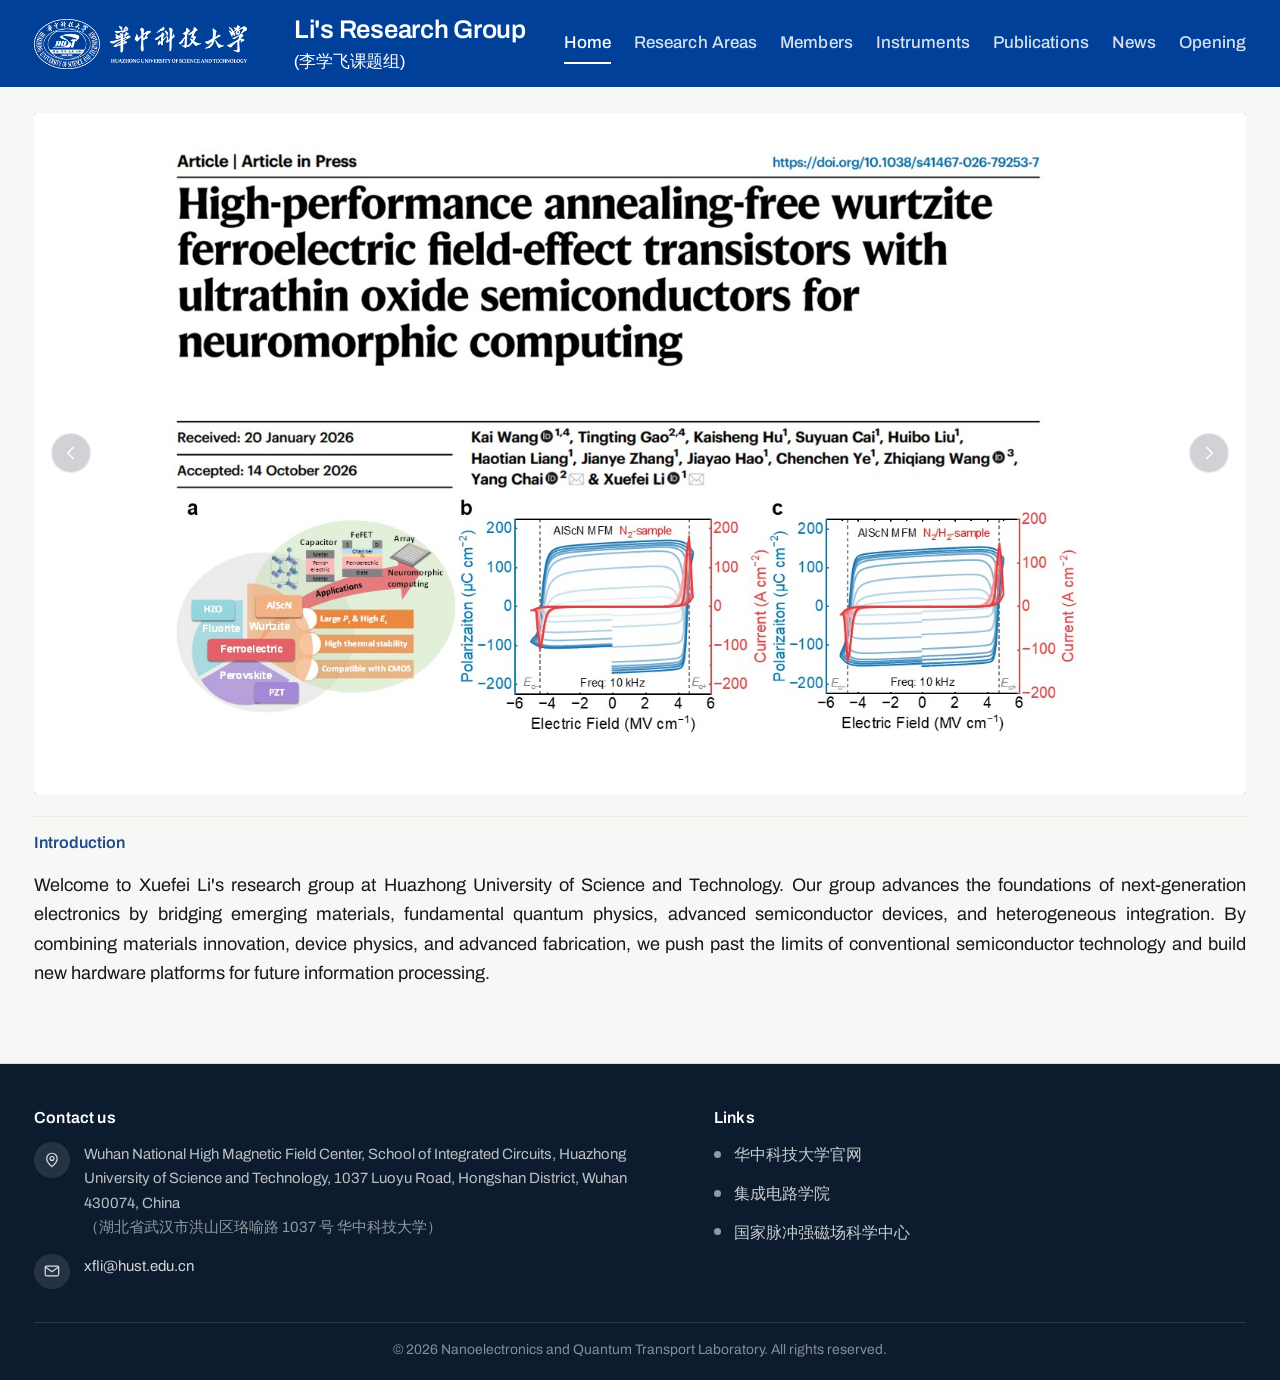
<file: index.html>
<!DOCTYPE html>
<!--
  Li's Research Group - Nanoelectronics and Quantum Transport, HUST
  Pages: index, news, research, members, instruments, publications, opening
  Styles: assets/style.css, assets/home.css (home only)   Scripts: assets/site.js
-->
<html lang="en">
<head>
<meta charset="utf-8">
<meta name="viewport" content="width=device-width, initial-scale=1">
<title>Li's Research Group 李学飞课题组 | HUST Nanoelectronics</title>
<meta name="description" content="Nanoelectronics and Quantum Transport Laboratory, School of Integrated Circuits, Huazhong University of Science and Technology. Research on 2D semiconductor transistors, ferroelectric devices and high-voltage oxide TFTs.">
  <link rel="preload" href="assets/fonts/archivo-var.woff2" as="font" type="font/woff2" crossorigin>
  <link rel="preload" href="assets/fonts/source-serif-4-var.woff2" as="font" type="font/woff2" crossorigin>
  <link rel="stylesheet" href="assets/style.css">
  <link rel="stylesheet" href="assets/home.css">
<link rel="canonical" href="https://electronicsgroup.github.io/">
<meta name="robots" content="index,follow,max-image-preview:large">
<meta property="og:type" content="website">
<meta property="og:site_name" content="Li's Research Group">
<meta property="og:locale" content="en_US">
<meta property="og:title" content="Li&#x27;s Research Group 李学飞课题组 | HUST Nanoelectronics">
<meta property="og:description" content="Nanoelectronics and Quantum Transport Laboratory, School of Integrated Circuits, Huazhong University of Science and Technology. Research on 2D semiconductor transistors, ferroelectric devices and high-voltage oxide TFTs.">
<meta property="og:url" content="https://electronicsgroup.github.io/">
<meta property="og:image" content="https://electronicsgroup.github.io/assets/home/slide-1.jpg">
<meta name="twitter:card" content="summary_large_image">
<script type="application/ld+json">{"@context":"https://schema.org","@type":"Organization","name":"Li's Research Group","alternateName":["李学飞课题组","Nanoelectronics and Quantum Transport Laboratory","NQTL"],"url":"https://electronicsgroup.github.io/","description":"Nanoelectronics and Quantum Transport Laboratory, School of Integrated Circuits, Huazhong University of Science and Technology. Research on 2D semiconductor transistors, ferroelectric devices and high-voltage oxide TFTs.","parentOrganization":{"@type":"CollegeOrUniversity","name":"Huazhong University of Science and Technology","alternateName":"华中科技大学"},"founder":{"@type":"Person","name":"李学飞","alternateName":"Xuefei LI"},"address":{"@type":"PostalAddress","addressLocality":"Wuhan","addressRegion":"Hubei","addressCountry":"CN"}}</script>
<!-- 站长验证：把 Google / Bing / 百度提供的 meta 验证标签粘贴到此处 -->
</head>
<body>
<a class="skip" href="#main">Skip to content</a>

<header class="site-header site-header--home">
  <div class="wrap home-brand-bar">
    <div class="home-identities">
      <a class="brand" href="index.html">
        <img class="brand-mark" src="assets/hust-wordmark-white.png" alt="Huazhong University of Science and Technology" width="400" height="94">
      </a>
      <p class="home-group-name">Li's Research Group <span>(李学飞课题组)</span></p>
    </div>
    <button class="nav-toggle" aria-expanded="false" aria-controls="site-nav">Menu</button>
    <nav class="site-nav" id="site-nav" aria-label="Main">
      <ul>
        <li><a href="index.html" aria-current="page">Home</a></li>
<li><a href="research.html">Research Areas</a></li>
        <li><a href="members.html">Members</a></li>
        <li class="nav-item nav-item--has-sub">
          <a href="instruments.html">Instruments</a>
          <ul class="nav-sub">
            <li><a href="instruments.html#materials">Materials growth</a></li>
            <li><a href="instruments.html#fabrication">Micro- and nanofabrication</a></li>
            <li><a href="instruments.html#characterization">Device characterization</a></li>
          </ul>
        </li>
        <li><a href="publications.html">Publications</a></li>
        <li><a href="news.html">News</a></li><li><a href="opening.html">Opening</a></li>
      </ul>
    </nav>
  </div>
</header>

<main id="main">
<h1 class="seo-h1">Li&#x27;s Research Group 李学飞课题组 — Huazhong University of Science and Technology</h1>
    <div class="hero-carousel" id="hero-carousel" aria-roledescription="carousel" aria-label="Research highlights">
      <div class="hc-slide is-active">
        <img src="assets/home/slide-1.jpg" alt="High-performance annealing-free wurtzite FeFETs" width="1600" height="900" loading="eager" decoding="async">
      </div>
      <div class="hc-slide">
        <img src="assets/home/slide-2.jpg" alt="Low contact resistance in ballistic p-type WSe2" width="1600" height="900" loading="lazy" decoding="async">
      </div>
      <div class="hc-slide">
        <img src="assets/home/slide-3.jpg" alt="High-performance p-type monolayer WSe2 transistors, Nature Electronics" width="1600" height="900" loading="lazy" decoding="async">
      </div>
      <div class="hc-slide">
        <img src="assets/home/slide-4.jpg" alt="16-nm CVD monolayer WSe2 pFET, VLSI Symposium" width="1600" height="900" loading="lazy" decoding="async">
      </div>
      <div class="hc-slide">
        <img src="assets/home/slide-5.jpg" alt="High-stability ultrathin oxide transistors for capacitorless DRAM, Advanced Materials" width="1600" height="900" loading="lazy" decoding="async">
      </div>

      <button class="hc-arrow hc-prev" type="button" aria-label="Previous slide">
        <svg viewBox="0 0 24 24" aria-hidden="true" focusable="false"><path d="M15 5l-7 7 7 7" fill="none" stroke="currentColor" stroke-width="1.8" stroke-linecap="round" stroke-linejoin="round"/></svg>
      </button>
      <button class="hc-arrow hc-next" type="button" aria-label="Next slide">
        <svg viewBox="0 0 24 24" aria-hidden="true" focusable="false"><path d="M9 5l7 7-7 7" fill="none" stroke="currentColor" stroke-width="1.8" stroke-linecap="round" stroke-linejoin="round"/></svg>
      </button>

      <div class="hc-dots" role="tablist" aria-label="Choose slide">
        <button class="hc-dot is-active" type="button" role="tab" aria-selected="true" aria-label="High-performance annealing-free wurtzite FeFETs"></button>
        <button class="hc-dot" type="button" role="tab" aria-selected="false" aria-label="Low contact resistance in ballistic p-type WSe2"></button>
        <button class="hc-dot" type="button" role="tab" aria-selected="false" aria-label="High-performance p-type monolayer WSe2 transistors"></button>
        <button class="hc-dot" type="button" role="tab" aria-selected="false" aria-label="16-nm CVD monolayer WSe2 pFET"></button>
        <button class="hc-dot" type="button" role="tab" aria-selected="false" aria-label="High-stability ultrathin oxide transistors for DRAM"></button>
      </div>
    </div>

  <div class="home-wrap">
          <div class="home-grid home-grid--solo">
        <div class="home-head">
          <section class="home-section">
            <h2>Introduction</h2>
            <p>Welcome to Xuefei Li's research group at Huazhong University of Science and Technology. Our group advances the foundations of next-generation electronics by bridging emerging materials, fundamental quantum physics, advanced semiconductor devices, and heterogeneous integration. By combining materials innovation, device physics, and advanced fabrication, we push past the limits of conventional semiconductor technology and build new hardware platforms for future information processing.</p>
          </section>
        </div>
      </div>

</div>
</main>
  <footer class="site-footer">
    <div class="wrap footer-grid">
      <div class="footer-col">
        <h2 class="footer-title">Contact us</h2>
        <ul class="footer-contact">
          <li>
            <span class="footer-ico"><svg viewBox="0 0 24 24" aria-hidden="true"><path d="M12 21s7-6.1 7-11a7 7 0 1 0-14 0c0 4.9 7 11 7 11Z" fill="none" stroke="currentColor" stroke-width="1.6"/><circle cx="12" cy="10" r="2.6" fill="none" stroke="currentColor" stroke-width="1.6"/></svg></span>
            <span>Wuhan National High Magnetic Field Center, School of Integrated Circuits, Huazhong University of Science and Technology, 1037 Luoyu Road, Hongshan District, Wuhan 430074, China<br><span class="footer-cn">（湖北省武汉市洪山区珞喻路 1037 号 华中科技大学）</span></span>
          </li>
          <li>
            <span class="footer-ico"><svg viewBox="0 0 24 24" aria-hidden="true"><rect x="3" y="5.5" width="18" height="13" rx="1.6" fill="none" stroke="currentColor" stroke-width="1.6"/><path d="M3.6 7l8.4 6 8.4-6" fill="none" stroke="currentColor" stroke-width="1.6"/></svg></span>
            <a href="mailto:xfli@hust.edu.cn">xfli@hust.edu.cn</a>
          </li>
        </ul>
      </div>
      <div class="footer-col">
        <h2 class="footer-title">Links</h2>
        <ul class="footer-list footer-list--links">
          <li><a href="https://www.hust.edu.cn" target="_blank" rel="noopener">华中科技大学官网</a></li>
          <li><a href="https://ic.hust.edu.cn" target="_blank" rel="noopener">集成电路学院</a></li>
          <li><a href="https://whmfc.hust.edu.cn" target="_blank" rel="noopener">国家脉冲强磁场科学中心</a></li>
        </ul>
      </div>
    </div>
    <div class="wrap footer-bottom">
      <p>&copy; 2026 Nanoelectronics and Quantum Transport Laboratory. All rights reserved.</p>
    </div>
  </footer>

<script src="assets/site.js"></script>
</body>
</html>
</file>
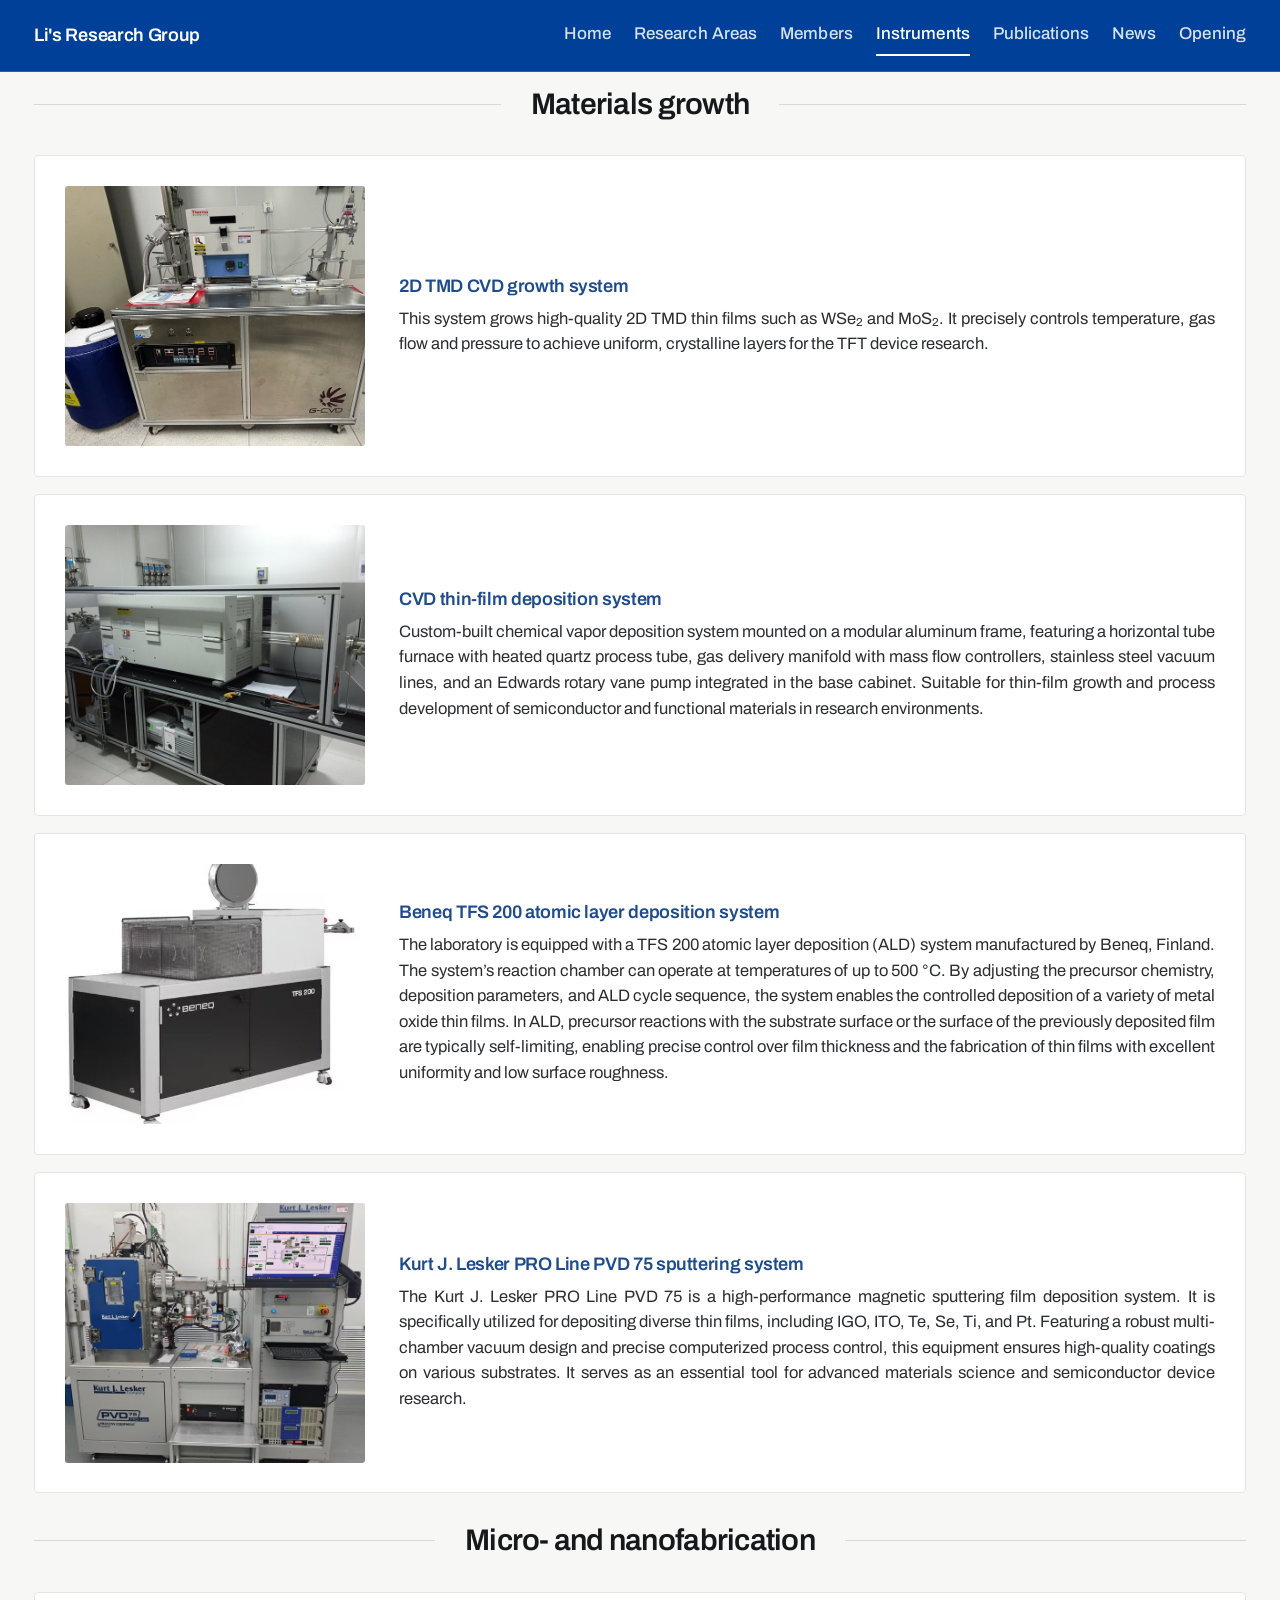
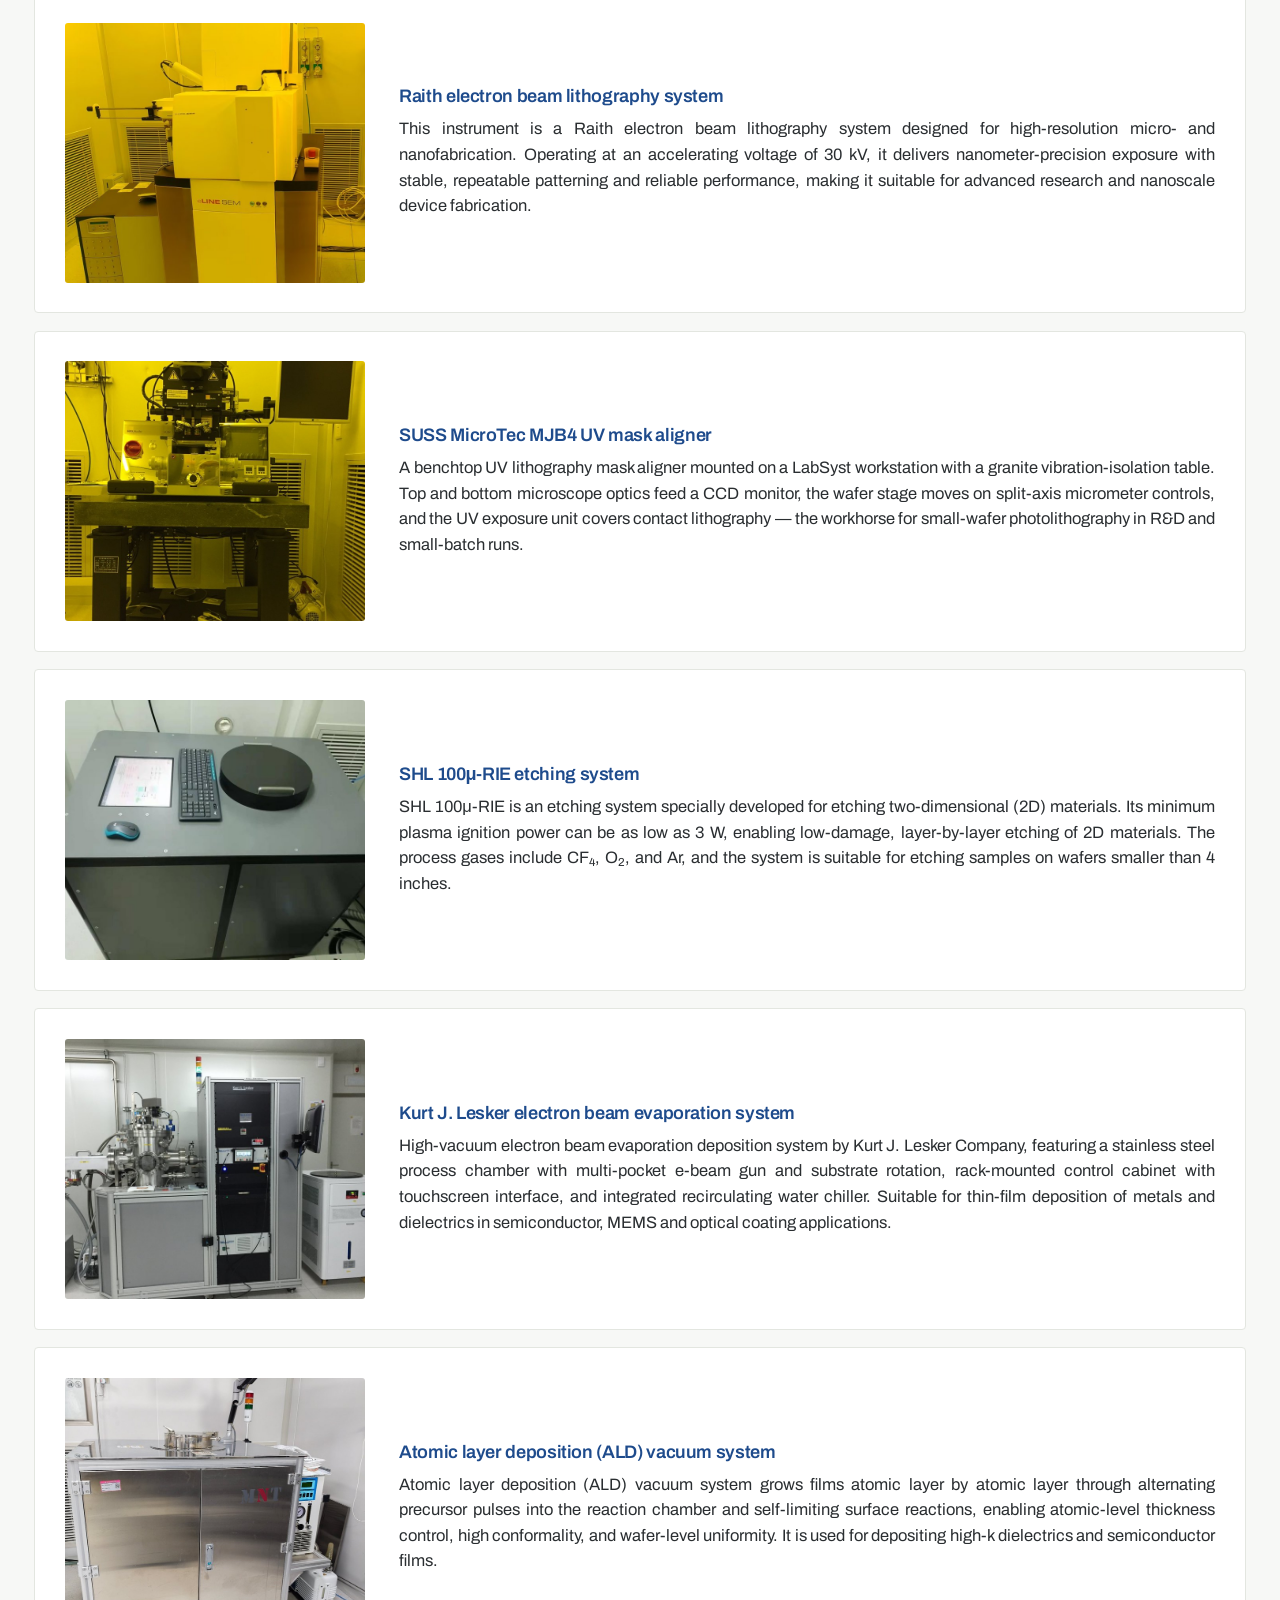
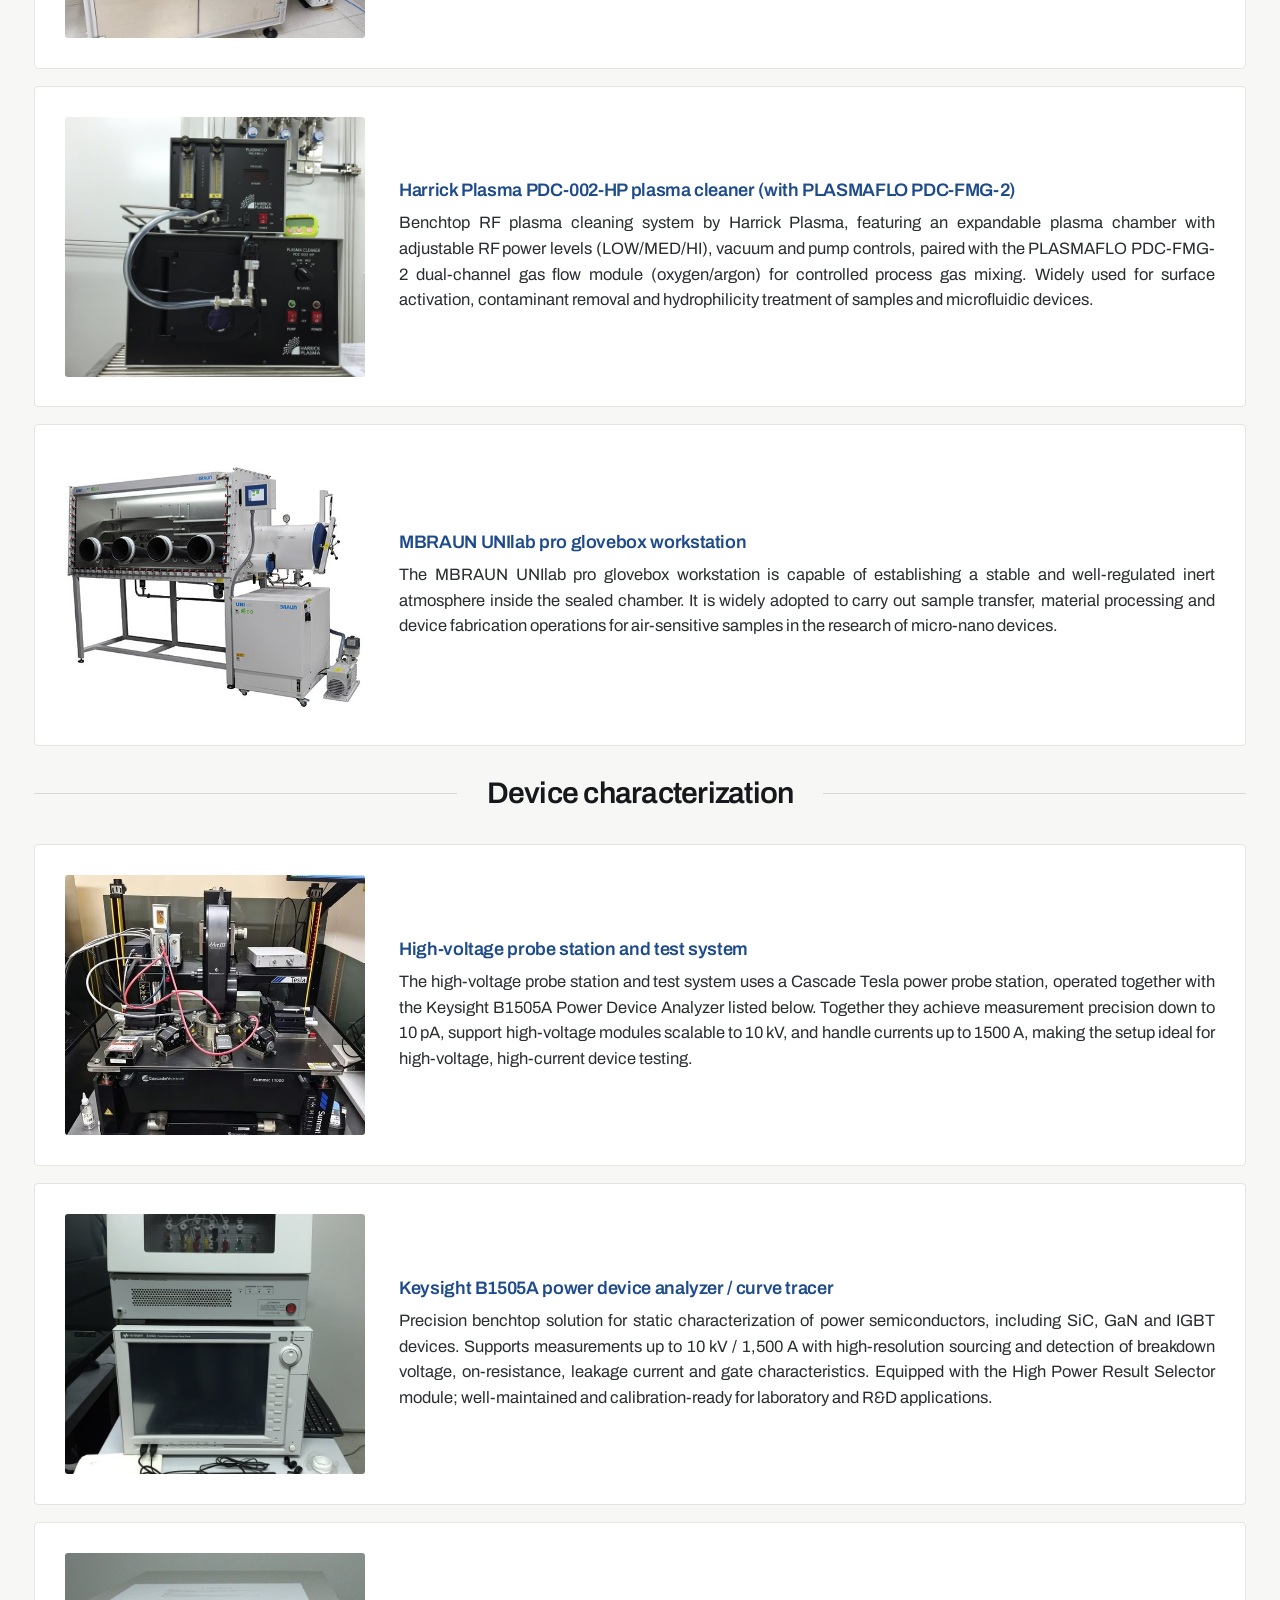
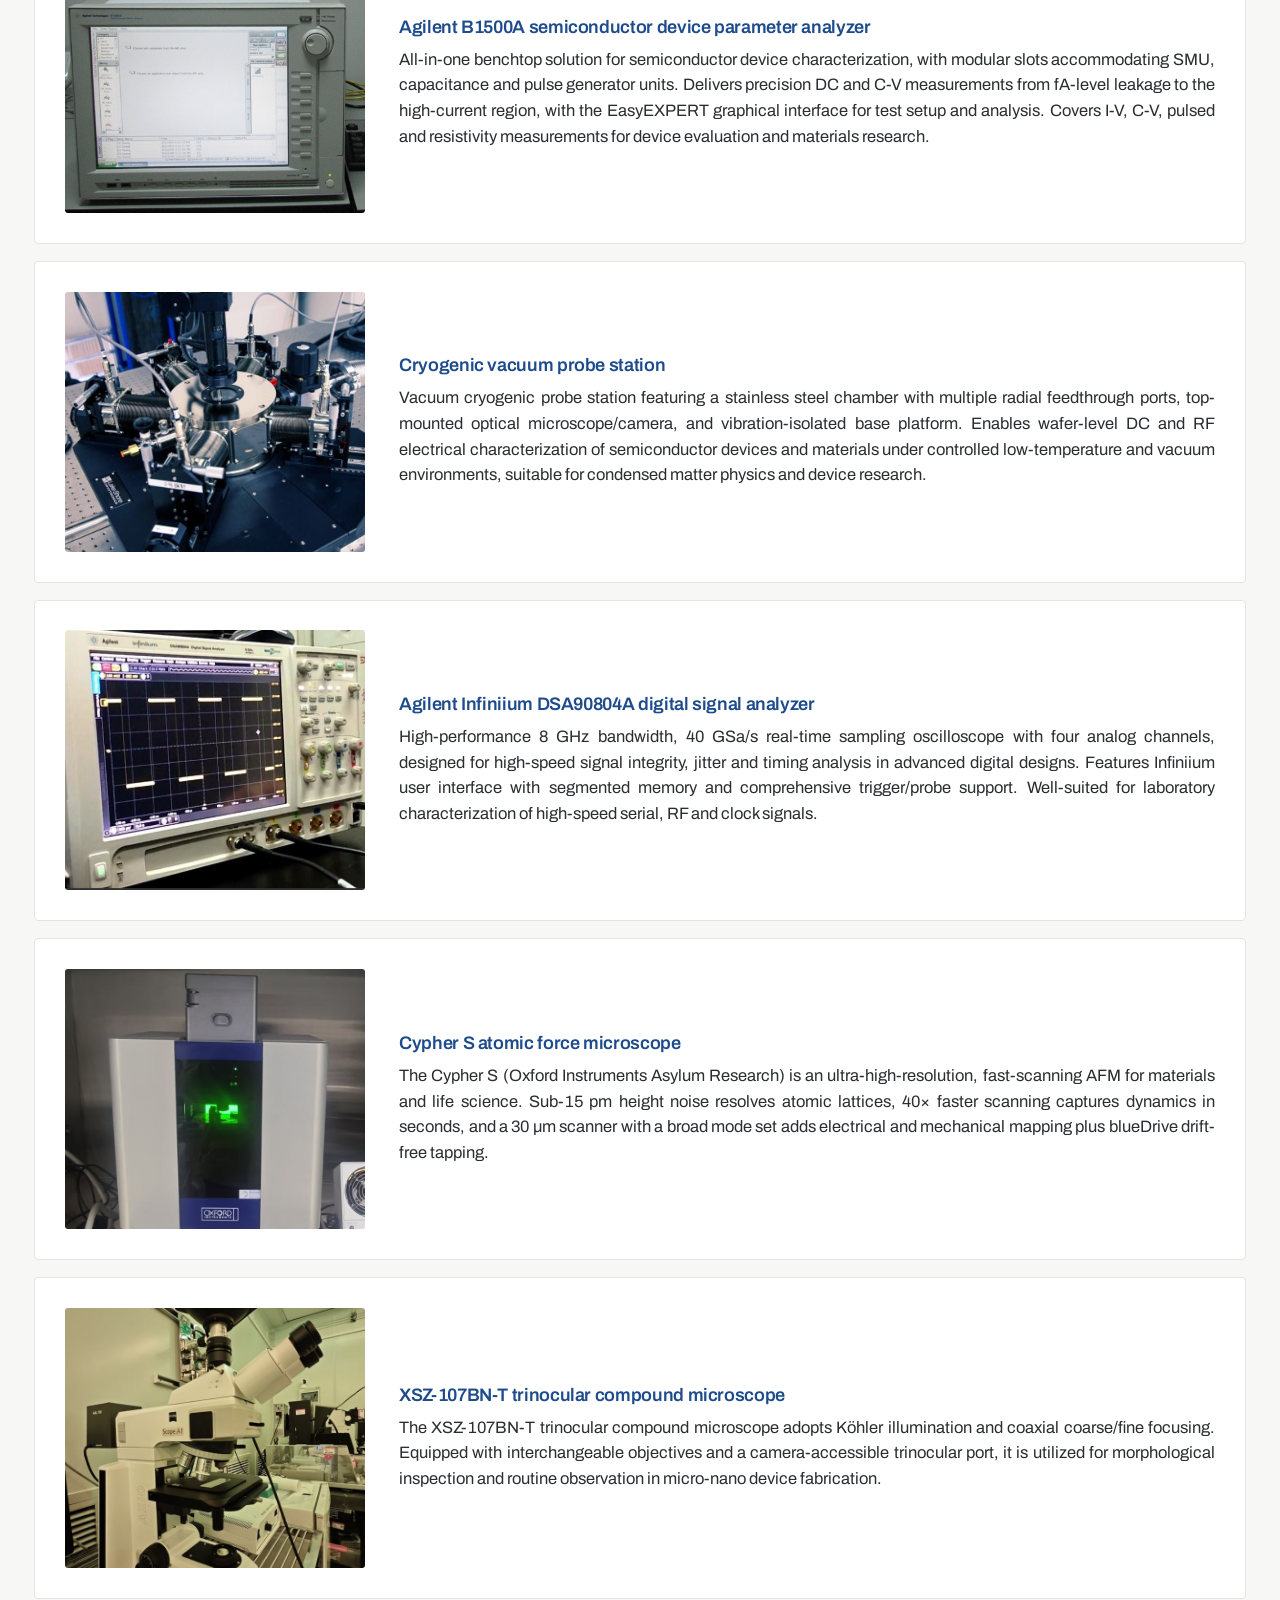
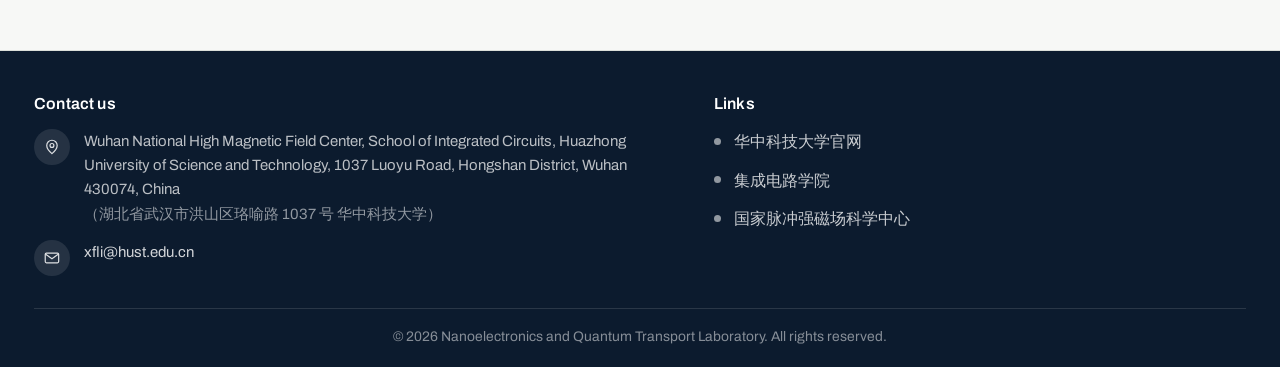
<file: instruments.html>
<!DOCTYPE html>
<html lang="en">
<head>
<meta charset="utf-8">
<meta name="viewport" content="width=device-width, initial-scale=1">
<title>Instruments — Li's Research Group</title>
<meta name="description" content="Instruments and facilities of Nanoelectronics and Quantum Transport Laboratory, School of Integrated Circuits, Huazhong University of Science and Technology.">
  <link rel="preload" href="assets/fonts/archivo-var.woff2" as="font" type="font/woff2" crossorigin>
  <link rel="preload" href="assets/fonts/source-serif-4-var.woff2" as="font" type="font/woff2" crossorigin>
  <link rel="stylesheet" href="assets/style.css">
<link rel="canonical" href="https://electronicsgroup.github.io/instruments.html">
<meta name="robots" content="index,follow,max-image-preview:large">
<meta property="og:type" content="website">
<meta property="og:site_name" content="Li's Research Group">
<meta property="og:locale" content="en_US">
<meta property="og:title" content="Instruments — Li&#x27;s Research Group">
<meta property="og:description" content="Instruments and facilities of Nanoelectronics and Quantum Transport Laboratory, School of Integrated Circuits, Huazhong University of Science and Technology.">
<meta property="og:url" content="https://electronicsgroup.github.io/instruments.html">
<meta property="og:image" content="https://electronicsgroup.github.io/assets/home/slide-1.jpg">
<meta name="twitter:card" content="summary_large_image">
<script type="application/ld+json">{"@context":"https://schema.org","@type":"Organization","name":"Li's Research Group","alternateName":["李学飞课题组","Nanoelectronics and Quantum Transport Laboratory","NQTL"],"url":"https://electronicsgroup.github.io/","description":"Instruments and facilities of Nanoelectronics and Quantum Transport Laboratory, School of Integrated Circuits, Huazhong University of Science and Technology.","parentOrganization":{"@type":"CollegeOrUniversity","name":"Huazhong University of Science and Technology","alternateName":"华中科技大学"},"founder":{"@type":"Person","name":"李学飞","alternateName":"Xuefei LI"},"address":{"@type":"PostalAddress","addressLocality":"Wuhan","addressRegion":"Hubei","addressCountry":"CN"}}</script>
<!-- 站长验证：把 Google / Bing / 百度提供的 meta 验证标签粘贴到此处 -->
</head>
<body class="page-instruments">
<a class="skip" href="#main">Skip to content</a>

<header class="site-header">
  <div class="wrap">
    <a class="brand" href="index.html">
      <span class="brand-name">Li's Research Group</span>
    </a>
    <button class="nav-toggle" aria-expanded="false" aria-controls="site-nav">Menu</button>
    <nav class="site-nav" id="site-nav" aria-label="Main">
      <ul>
        <li><a href="index.html">Home</a></li>
<li><a href="research.html">Research Areas</a></li>
        <li><a href="members.html">Members</a></li>
        <li class="nav-item nav-item--has-sub">
          <a href="instruments.html" aria-current="page">Instruments</a>
          <ul class="nav-sub">
            <li><a href="instruments.html#materials">Materials growth</a></li>
            <li><a href="instruments.html#fabrication">Micro- and nanofabrication</a></li>
            <li><a href="instruments.html#characterization">Device characterization</a></li>
          </ul>
        </li>
        <li><a href="publications.html">Publications</a></li>
        <li><a href="news.html">News</a></li><li><a href="opening.html">Opening</a></li>
      </ul>
    </nav>
  </div>
</header>

<main id="main">
<h1 class="seo-h1">Instruments and Facilities — Li&#x27;s Research Group</h1>
  <section class="section" id="materials">
    <div class="wrap section-grid">
      <h2 class="section-label section-label--strong">Materials growth</h2>
      <div>
        <!-- instruments:growth -->
        <ul class="instrument-list">
          <li class="instrument" data-instrument="cvd-tmd">
            <img class="instrument-thumb" src="assets/instruments/cvd-tmd.jpg" alt="2D TMD CVD growth system" width="760" height="591" loading="lazy" decoding="async">
            <div class="instrument-body">
              <h3>2D TMD CVD growth system</h3>
              <p>This system grows high-quality 2D TMD thin films such as WSe<sub>2</sub> and MoS<sub>2</sub>. It precisely controls temperature, gas flow and pressure to achieve uniform, crystalline layers for the TFT device research.</p>
            </div>
          </li>
          <li class="instrument" data-instrument="cvd-thin-film">
            <img class="instrument-thumb" src="assets/instruments/cvd-thin-film.jpg" alt="Custom-built CVD system on an aluminum frame with a horizontal tube furnace and an Edwards pump" width="760" height="570" loading="lazy" decoding="async">
            <div class="instrument-body">
              <h3>CVD thin-film deposition system</h3>
              <p>Custom-built chemical vapor deposition system mounted on a modular aluminum frame, featuring a horizontal tube furnace with heated quartz process tube, gas delivery manifold with mass flow controllers, stainless steel vacuum lines, and an Edwards rotary vane pump integrated in the base cabinet. Suitable for thin-film growth and process development of semiconductor and functional materials in research environments.</p>
            </div>
          </li>
          <li class="instrument" data-instrument="beneq-ald">
            <img class="instrument-thumb" src="assets/instruments/beneq-ald.jpg" alt="Beneq TFS 200 atomic layer deposition system" width="587" height="587" loading="lazy" decoding="async">
            <div class="instrument-body">
              <h3>Beneq TFS 200 atomic layer deposition system</h3>
              <p>The laboratory is equipped with a TFS 200 atomic layer deposition (ALD) system manufactured by Beneq, Finland. The system’s reaction chamber can operate at temperatures of up to 500 °C. By adjusting the precursor chemistry, deposition parameters, and ALD cycle sequence, the system enables the controlled deposition of a variety of metal oxide thin films. In ALD, precursor reactions with the substrate surface or the surface of the previously deposited film are typically self-limiting, enabling precise control over film thickness and the fabrication of thin films with excellent uniformity and low surface roughness.</p>
            </div>
          </li>
          <li class="instrument" data-instrument="lesker-pvd75">
            <img class="instrument-thumb" src="assets/instruments/lesker-pvd75.jpg" alt="Kurt J. Lesker PRO Line PVD 75 sputtering system" width="760" height="570" loading="lazy" decoding="async">
            <div class="instrument-body">
              <h3>Kurt J. Lesker PRO Line PVD 75 sputtering system</h3>
              <p>The Kurt J. Lesker PRO Line PVD 75 is a high-performance magnetic sputtering film deposition system. It is specifically utilized for depositing diverse thin films, including IGO, ITO, Te, Se, Ti, and Pt. Featuring a robust multi-chamber vacuum design and precise computerized process control, this equipment ensures high-quality coatings on various substrates. It serves as an essential tool for advanced materials science and semiconductor device research.</p>
            </div>
          </li>
        </ul>
      </div>
    </div>
  </section>

  <section class="section" id="fabrication">
    <div class="wrap section-grid">
      <h2 class="section-label section-label--strong">Micro- and nanofabrication</h2>
      <div>
        <!-- instruments:fab -->
        <ul class="instrument-list">
          <li class="instrument" data-instrument="raith-ebl">
            <img class="instrument-thumb" src="assets/instruments/raith-ebl.jpg" alt="Raith electron beam lithography system in a cleanroom" width="760" height="842" loading="lazy" decoding="async">
            <div class="instrument-body">
              <h3>Raith electron beam lithography system</h3>
              <p>This instrument is a Raith electron beam lithography system designed for high-resolution micro- and nanofabrication. Operating at an accelerating voltage of 30 kV, it delivers nanometer-precision exposure with stable, repeatable patterning and reliable performance, making it suitable for advanced research and nanoscale device fabrication.</p>
            </div>
          </li>
          <li class="instrument" data-instrument="suss-mjb4">
            <img class="instrument-thumb" src="assets/instruments/suss-mjb4.jpg" alt="SUSS MicroTec MJB4 UV mask aligner on an optical table" width="760" height="1013" loading="lazy" decoding="async">
            <div class="instrument-body">
              <h3>SUSS MicroTec MJB4 UV mask aligner</h3>
              <p>A benchtop UV lithography mask aligner mounted on a LabSyst workstation with a granite vibration-isolation table. Top and bottom microscope optics feed a CCD monitor, the wafer stage moves on split-axis micrometer controls, and the UV exposure unit covers contact lithography — the workhorse for small-wafer photolithography in R&amp;D and small-batch runs.</p>
            </div>
          </li>
          <li class="instrument" data-instrument="shl-rie">
            <img class="instrument-thumb" src="assets/instruments/shl-rie.jpg" alt="SHL 100μ-RIE plasma etching system" width="760" height="570" loading="lazy" decoding="async">
            <div class="instrument-body">
              <h3>SHL 100μ-RIE etching system</h3>
              <p>SHL 100μ-RIE is an etching system specially developed for etching two-dimensional (2D) materials. Its minimum plasma ignition power can be as low as 3 W, enabling low-damage, layer-by-layer etching of 2D materials. The process gases include CF<sub>4</sub>, O<sub>2</sub>, and Ar, and the system is suitable for etching samples on wafers smaller than 4 inches.</p>
            </div>
          </li>
          <li class="instrument" data-instrument="lesker-ebeam">
            <img class="instrument-thumb" src="assets/instruments/lesker-ebeam.jpg" alt="Kurt J. Lesker electron beam evaporation system with its control cabinet and water chiller" width="760" height="570" loading="lazy" decoding="async">
            <div class="instrument-body">
              <h3>Kurt J. Lesker electron beam evaporation system</h3>
              <p>High-vacuum electron beam evaporation deposition system by Kurt J. Lesker Company, featuring a stainless steel process chamber with multi-pocket e-beam gun and substrate rotation, rack-mounted control cabinet with touchscreen interface, and integrated recirculating water chiller. Suitable for thin-film deposition of metals and dielectrics in semiconductor, MEMS and optical coating applications.</p>
            </div>
          </li>
          <li class="instrument" data-instrument="ald-vacuum-system">
            <img class="instrument-thumb" src="assets/instruments/ald-vacuum-system.jpg" alt="Atomic layer deposition vacuum system" width="760" height="1013" loading="lazy" decoding="async">
            <div class="instrument-body">
              <h3>Atomic layer deposition (ALD) vacuum system</h3>
              <p>Atomic layer deposition (ALD) vacuum system grows films atomic layer by atomic layer through alternating precursor pulses into the reaction chamber and self-limiting surface reactions, enabling atomic-level thickness control, high conformality, and wafer-level uniformity. It is used for depositing high-k dielectrics and semiconductor films.</p>
            </div>
          </li>
          <li class="instrument" data-instrument="harrick-plasma-cleaner">
            <img class="instrument-thumb" src="assets/instruments/harrick-plasma-cleaner.jpg" alt="Harrick Plasma PDC-002-HP plasma cleaner with the PLASMAFLO gas flow module stacked on top" width="760" height="570" loading="lazy" decoding="async">
            <div class="instrument-body">
              <h3>Harrick Plasma PDC-002-HP plasma cleaner (with PLASMAFLO PDC-FMG-2)</h3>
              <p>Benchtop RF plasma cleaning system by Harrick Plasma, featuring an expandable plasma chamber with adjustable RF power levels (LOW/MED/HI), vacuum and pump controls, paired with the PLASMAFLO PDC-FMG-2 dual-channel gas flow module (oxygen/argon) for controlled process gas mixing. Widely used for surface activation, contaminant removal and hydrophilicity treatment of samples and microfluidic devices.</p>
            </div>
          </li>
          <li class="instrument" data-instrument="mbraun-glovebox">
            <img class="instrument-thumb" src="assets/instruments/mbraun-glovebox.jpg" alt="MBRAUN UNIlab pro glovebox workstation" width="500" height="500" loading="lazy" decoding="async">
            <div class="instrument-body">
              <h3>MBRAUN UNIlab pro glovebox workstation</h3>
              <p>The MBRAUN UNIlab pro glovebox workstation is capable of establishing a stable and well-regulated inert atmosphere inside the sealed chamber. It is widely adopted to carry out sample transfer, material processing and device fabrication operations for air-sensitive samples in the research of micro-nano devices.</p>
            </div>
          </li>
        </ul>
      </div>
    </div>
  </section>

  <section class="section" id="characterization">
    <div class="wrap section-grid">
      <h2 class="section-label section-label--strong">Device characterization</h2>
      <div>
        <!-- instruments:char -->
        <ul class="instrument-list">
          <li class="instrument" data-instrument="hv-probe-station">
            <img class="instrument-thumb" src="assets/instruments/hv-probe-station.jpg" alt="Cascade Tesla probe station with a Keysight B1505A analyzer" width="760" height="489" loading="lazy" decoding="async">
            <div class="instrument-body">
              <h3>High-voltage probe station and test system</h3>
              <p>The high-voltage probe station and test system uses a Cascade Tesla power probe station, operated together with the Keysight B1505A Power Device Analyzer listed below. Together they achieve measurement precision down to 10 pA, support high-voltage modules scalable to 10 kV, and handle currents up to 1500 A, making the setup ideal for high-voltage, high-current device testing.</p>
            </div>
          </li>
          <li class="instrument" data-instrument="keysight-b1505a">
            <img class="instrument-thumb" src="assets/instruments/keysight-b1505a.jpg" alt="Keysight B1505A Power Device Analyzer / Curve Tracer" width="760" height="1013" loading="lazy" decoding="async">
            <div class="instrument-body">
              <h3>Keysight B1505A power device analyzer / curve tracer</h3>
              <p>Precision benchtop solution for static characterization of power semiconductors, including SiC, GaN and IGBT devices. Supports measurements up to 10 kV / 1,500 A with high-resolution sourcing and detection of breakdown voltage, on-resistance, leakage current and gate characteristics. Equipped with the High Power Result Selector module; well-maintained and calibration-ready for laboratory and R&amp;D applications.</p>
            </div>
          </li>
          <li class="instrument" data-instrument="agilent-b1500a">
            <img class="instrument-thumb" src="assets/instruments/agilent-b1500a.jpg" alt="Agilent B1500A semiconductor device parameter analyzer showing the EasyEXPERT interface" width="500" height="377" loading="lazy" decoding="async">
            <div class="instrument-body">
              <h3>Agilent B1500A semiconductor device parameter analyzer</h3>
              <p>All-in-one benchtop solution for semiconductor device characterization, with modular slots accommodating SMU, capacitance and pulse generator units. Delivers precision DC and C-V measurements from fA-level leakage to the high-current region, with the EasyEXPERT graphical interface for test setup and analysis. Covers I-V, C-V, pulsed and resistivity measurements for device evaluation and materials research.</p>
            </div>
          </li>
          <li class="instrument" data-instrument="cryo-vacuum-probe-station">
            <img class="instrument-thumb" src="assets/instruments/cryo-vacuum-probe-station.jpg" alt="Cryogenic vacuum probe station with a top-mounted microscope and radial feedthrough ports" width="367" height="335" loading="lazy" decoding="async">
            <div class="instrument-body">
              <h3>Cryogenic vacuum probe station</h3>
              <p>Vacuum cryogenic probe station featuring a stainless steel chamber with multiple radial feedthrough ports, top-mounted optical microscope/camera, and vibration-isolated base platform. Enables wafer-level DC and RF electrical characterization of semiconductor devices and materials under controlled low-temperature and vacuum environments, suitable for condensed matter physics and device research.</p>
            </div>
          </li>
          <li class="instrument" data-instrument="agilent-dsa90804a">
            <img class="instrument-thumb" src="assets/instruments/agilent-dsa90804a.jpg" alt="Agilent Infiniium DSA90804A digital signal analyzer displaying four signal traces" width="721" height="543" loading="lazy" decoding="async">
            <div class="instrument-body">
              <h3>Agilent Infiniium DSA90804A digital signal analyzer</h3>
              <p>High-performance 8 GHz bandwidth, 40 GSa/s real-time sampling oscilloscope with four analog channels, designed for high-speed signal integrity, jitter and timing analysis in advanced digital designs. Features Infiniium user interface with segmented memory and comprehensive trigger/probe support. Well-suited for laboratory characterization of high-speed serial, RF and clock signals.</p>
            </div>
          </li>
          <li class="instrument" data-instrument="cypher-s-afm">
            <img class="instrument-thumb" src="assets/instruments/cypher-s-afm.jpg" alt="Cypher S atomic force microscope" width="760" height="714" loading="lazy" decoding="async">
            <div class="instrument-body">
              <h3>Cypher S atomic force microscope</h3>
              <p>The Cypher S (Oxford Instruments Asylum Research) is an ultra-high-resolution, fast-scanning AFM for materials and life science. Sub-15 pm height noise resolves atomic lattices, 40× faster scanning captures dynamics in seconds, and a 30 µm scanner with a broad mode set adds electrical and mechanical mapping plus blueDrive drift-free tapping.</p>
            </div>
          </li>
          <li class="instrument" data-instrument="xsz-107bn-t">
            <img class="instrument-thumb" src="assets/instruments/zeiss-scope-a1.jpg" alt="XSZ-107BN-T trinocular compound microscope" width="760" height="570" loading="lazy" decoding="async">
            <div class="instrument-body">
              <h3>XSZ-107BN-T trinocular compound microscope</h3>
              <p>The XSZ-107BN-T trinocular compound microscope adopts Köhler illumination and coaxial coarse/fine focusing. Equipped with interchangeable objectives and a camera-accessible trinocular port, it is utilized for morphological inspection and routine observation in micro-nano device fabrication.</p>
            </div>
          </li>
        </ul>
      </div>
    </div>
  </section>


</main>
  <footer class="site-footer">
    <div class="wrap footer-grid">
      <div class="footer-col">
        <h2 class="footer-title">Contact us</h2>
        <ul class="footer-contact">
          <li>
            <span class="footer-ico"><svg viewBox="0 0 24 24" aria-hidden="true"><path d="M12 21s7-6.1 7-11a7 7 0 1 0-14 0c0 4.9 7 11 7 11Z" fill="none" stroke="currentColor" stroke-width="1.6"/><circle cx="12" cy="10" r="2.6" fill="none" stroke="currentColor" stroke-width="1.6"/></svg></span>
            <span>Wuhan National High Magnetic Field Center, School of Integrated Circuits, Huazhong University of Science and Technology, 1037 Luoyu Road, Hongshan District, Wuhan 430074, China<br><span class="footer-cn">（湖北省武汉市洪山区珞喻路 1037 号 华中科技大学）</span></span>
          </li>
          <li>
            <span class="footer-ico"><svg viewBox="0 0 24 24" aria-hidden="true"><rect x="3" y="5.5" width="18" height="13" rx="1.6" fill="none" stroke="currentColor" stroke-width="1.6"/><path d="M3.6 7l8.4 6 8.4-6" fill="none" stroke="currentColor" stroke-width="1.6"/></svg></span>
            <a href="mailto:xfli@hust.edu.cn">xfli@hust.edu.cn</a>
          </li>
        </ul>
      </div>
      <div class="footer-col">
        <h2 class="footer-title">Links</h2>
        <ul class="footer-list footer-list--links">
          <li><a href="https://www.hust.edu.cn" target="_blank" rel="noopener">华中科技大学官网</a></li>
          <li><a href="https://ic.hust.edu.cn" target="_blank" rel="noopener">集成电路学院</a></li>
          <li><a href="https://whmfc.hust.edu.cn" target="_blank" rel="noopener">国家脉冲强磁场科学中心</a></li>
        </ul>
      </div>
    </div>
    <div class="wrap footer-bottom">
      <p>&copy; 2026 Nanoelectronics and Quantum Transport Laboratory. All rights reserved.</p>
    </div>
  </footer>

<script src="assets/site.js"></script>
</body>
</html>
</file>
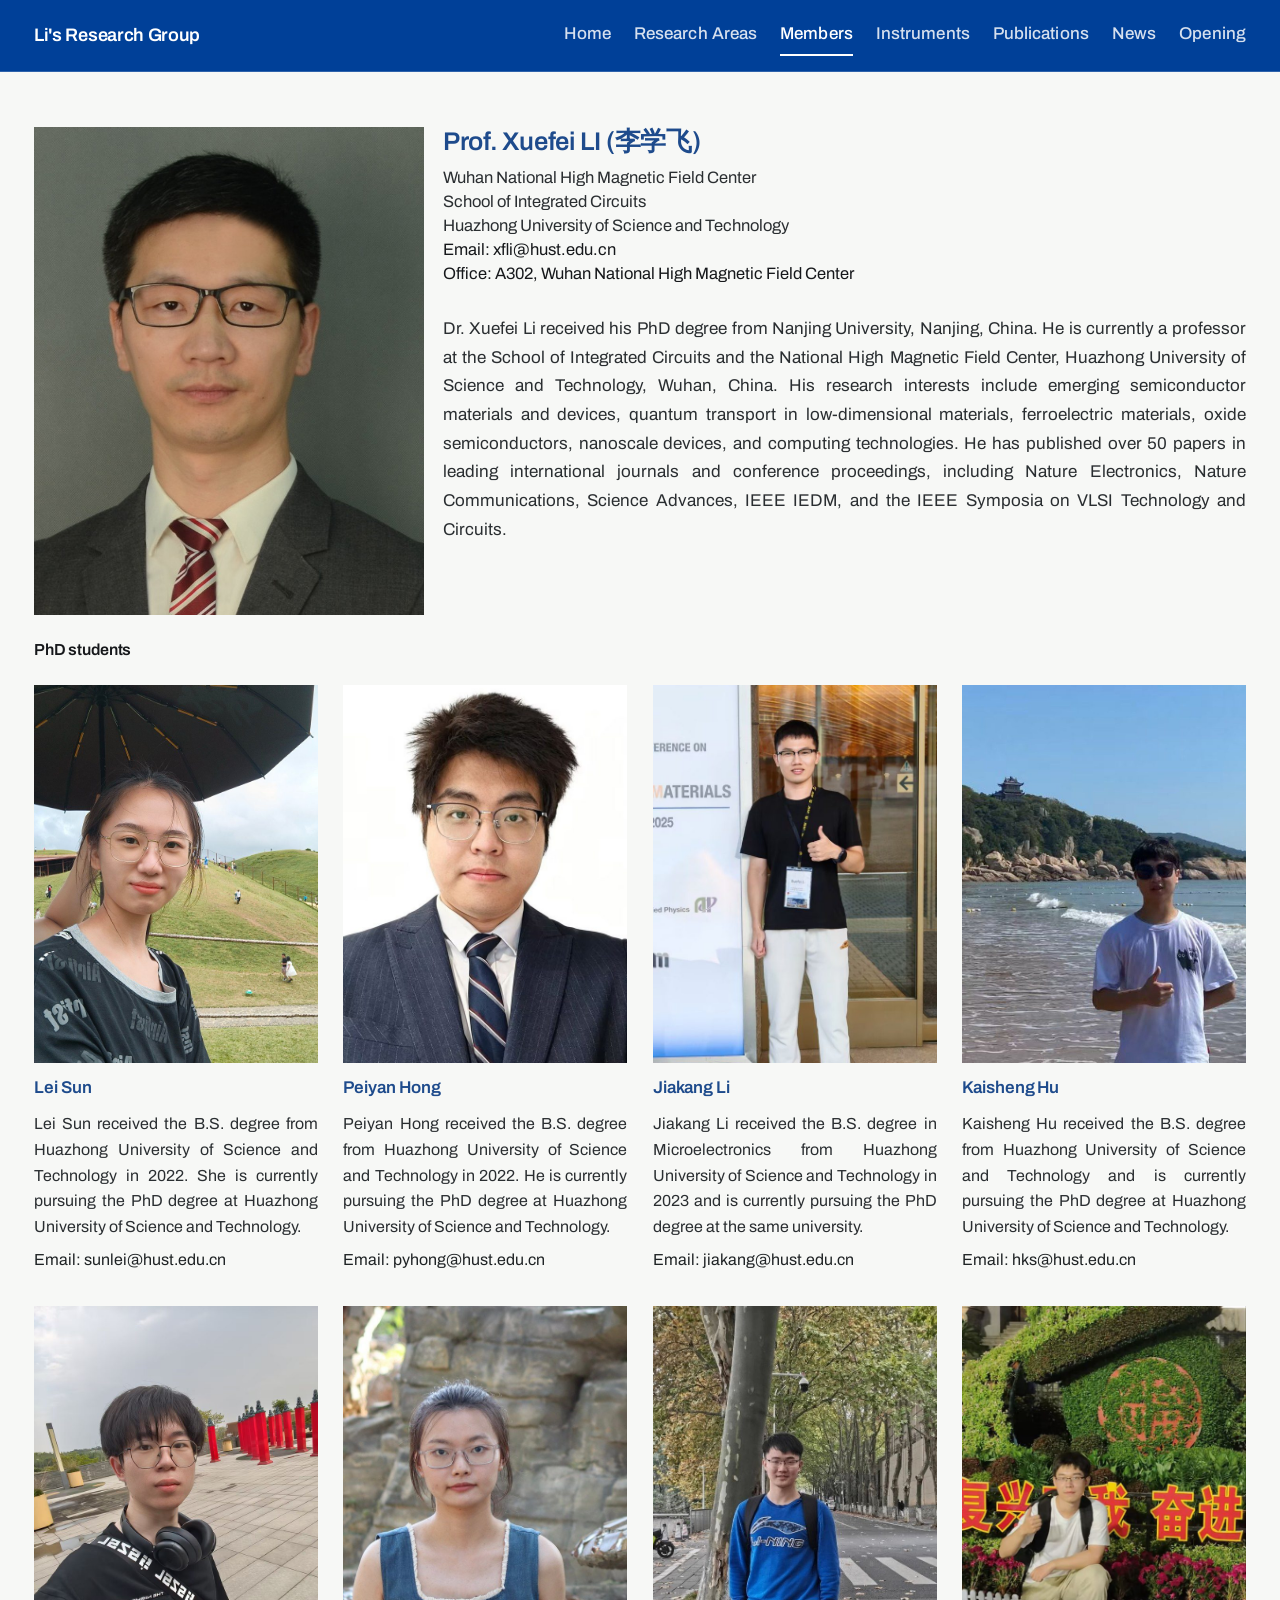
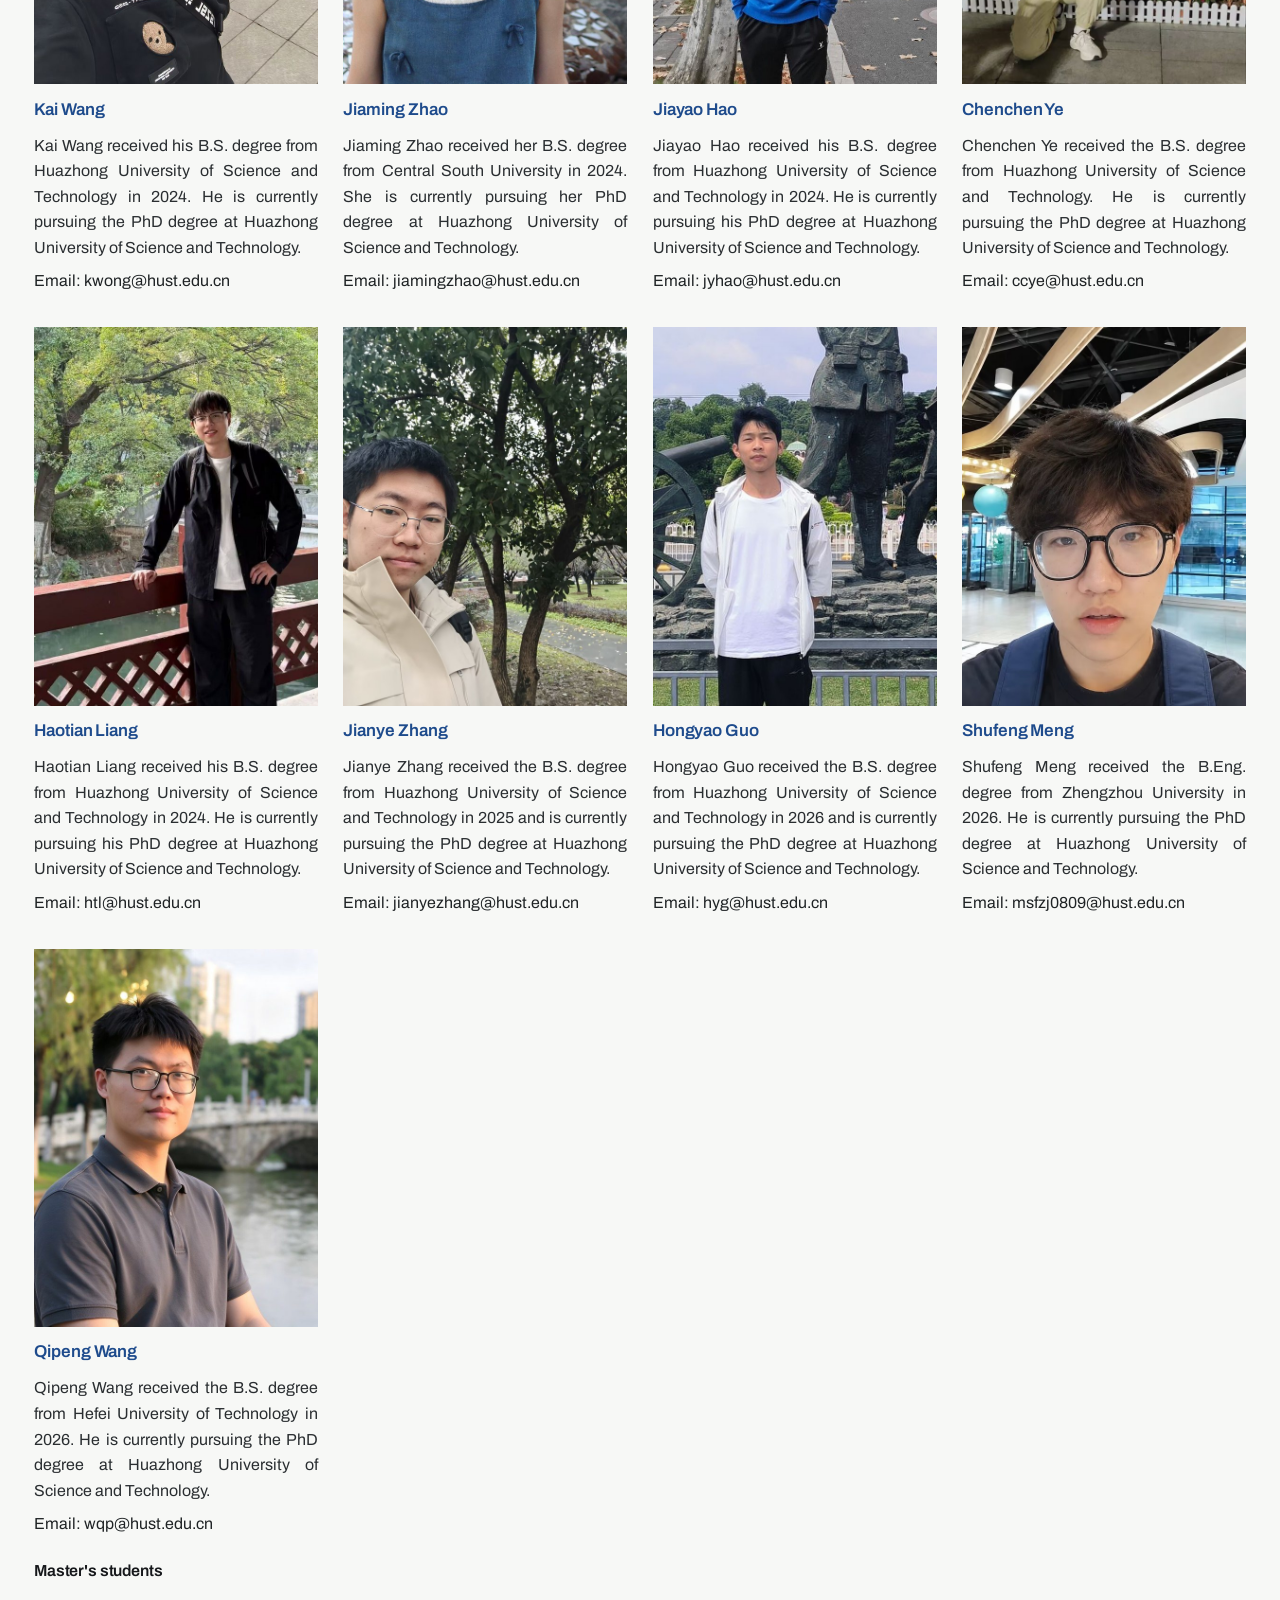
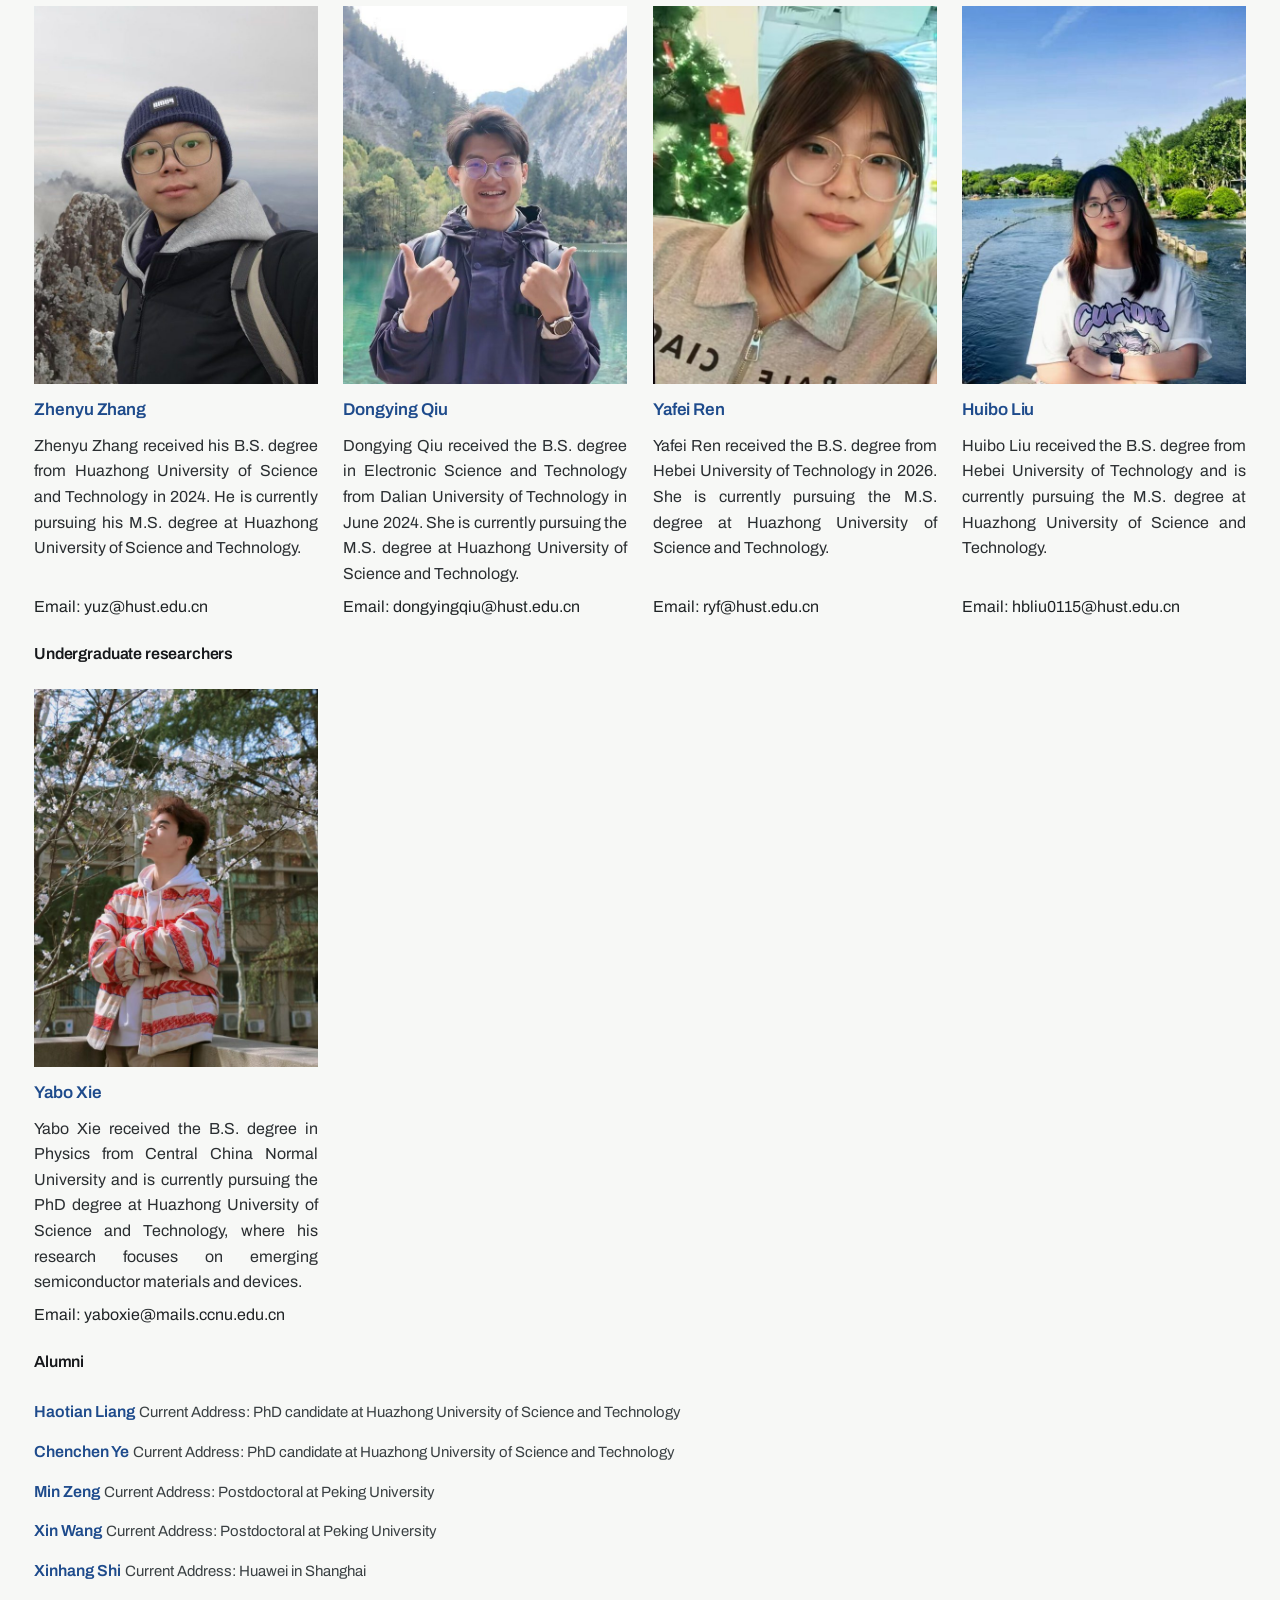
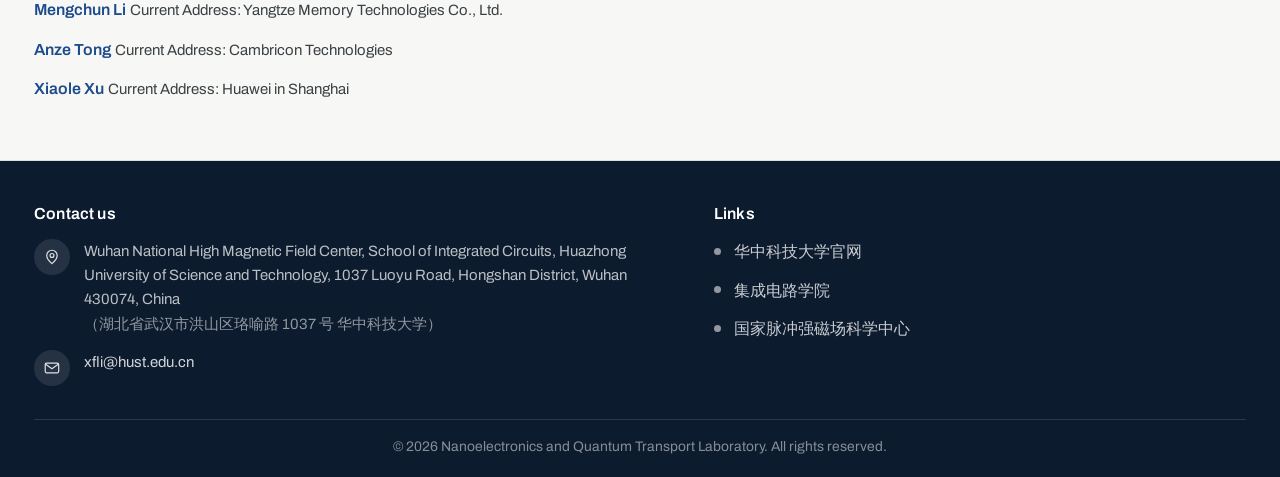
<file: members.html>
<!DOCTYPE html>
<html lang="en">
<head>
<meta charset="utf-8">
<meta name="viewport" content="width=device-width, initial-scale=1">
<title>Members — Li's Research Group</title>
<meta name="description" content="Members of Nanoelectronics and Quantum Transport Laboratory, School of Integrated Circuits, Huazhong University of Science and Technology.">
  <link rel="preload" href="assets/fonts/archivo-var.woff2" as="font" type="font/woff2" crossorigin>
  <link rel="preload" href="assets/fonts/source-serif-4-var.woff2" as="font" type="font/woff2" crossorigin>
  <link rel="stylesheet" href="assets/style.css">
<link rel="canonical" href="https://electronicsgroup.github.io/members.html">
<meta name="robots" content="index,follow,max-image-preview:large">
<meta property="og:type" content="website">
<meta property="og:site_name" content="Li's Research Group">
<meta property="og:locale" content="en_US">
<meta property="og:title" content="Members — Li&#x27;s Research Group">
<meta property="og:description" content="Members of Nanoelectronics and Quantum Transport Laboratory, School of Integrated Circuits, Huazhong University of Science and Technology.">
<meta property="og:url" content="https://electronicsgroup.github.io/members.html">
<meta property="og:image" content="https://electronicsgroup.github.io/assets/home/slide-1.jpg">
<meta name="twitter:card" content="summary_large_image">
<script type="application/ld+json">{"@context":"https://schema.org","@type":"Organization","name":"Li's Research Group","alternateName":["李学飞课题组","Nanoelectronics and Quantum Transport Laboratory","NQTL"],"url":"https://electronicsgroup.github.io/","description":"Members of Nanoelectronics and Quantum Transport Laboratory, School of Integrated Circuits, Huazhong University of Science and Technology.","parentOrganization":{"@type":"CollegeOrUniversity","name":"Huazhong University of Science and Technology","alternateName":"华中科技大学"},"founder":{"@type":"Person","name":"李学飞","alternateName":"Xuefei LI"},"address":{"@type":"PostalAddress","addressLocality":"Wuhan","addressRegion":"Hubei","addressCountry":"CN"}}</script>
<!-- 站长验证：把 Google / Bing / 百度提供的 meta 验证标签粘贴到此处 -->
</head>
<body class="page-members">
<a class="skip" href="#main">Skip to content</a>

<header class="site-header">
  <div class="wrap">
    <a class="brand" href="index.html">
      <span class="brand-name">Li's Research Group</span>
    </a>
    <button class="nav-toggle" aria-expanded="false" aria-controls="site-nav">Menu</button>
    <nav class="site-nav" id="site-nav" aria-label="Main">
      <ul>
        <li><a href="index.html">Home</a></li>
<li><a href="research.html">Research Areas</a></li>
        <li><a href="members.html" aria-current="page">Members</a></li>
        <li class="nav-item nav-item--has-sub">
          <a href="instruments.html">Instruments</a>
          <ul class="nav-sub">
            <li><a href="instruments.html#materials">Materials growth</a></li>
            <li><a href="instruments.html#fabrication">Micro- and nanofabrication</a></li>
            <li><a href="instruments.html#characterization">Device characterization</a></li>
          </ul>
        </li>
        <li><a href="publications.html">Publications</a></li>
        <li><a href="news.html">News</a></li><li><a href="opening.html">Opening</a></li>
      </ul>
    </nav>
  </div>
</header>

<main id="main">
<h1 class="seo-h1">Members — Li&#x27;s Research Group</h1>

  <section class="section">
    <div class="wrap">
      <div class="profile" style="padding-bottom:0">
        <div class="ph-wrap">
          <img src="assets/people/prof-li.jpg" alt="Xuefei Li" width="600" height="800" loading="eager" decoding="async">
        </div>
        <div>
          <h2 class="pi-name">Prof. Xuefei LI (李学飞)</h2>
          <p class="profile-role">Wuhan National High Magnetic Field Center<br>School of Integrated Circuits<br>Huazhong University of Science and Technology</p>
          <div class="pi-contact">
            <p>Email: <a href="mailto:xfli@hust.edu.cn">xfli@hust.edu.cn</a></p>
            <p>Office: A302, Wuhan National High Magnetic Field Center</p>
          </div>
          <p class="pi-bio">Dr. Xuefei Li received his PhD degree from Nanjing University, Nanjing, China. He is currently a professor at the School of Integrated Circuits and the National High Magnetic Field Center, Huazhong University of Science and Technology, Wuhan, China. His research interests include emerging semiconductor materials and devices, quantum transport in low-dimensional materials, ferroelectric materials, oxide semiconductors, nanoscale devices, and computing technologies. He has published over 50 papers in leading international journals and conference proceedings, including Nature Electronics, Nature Communications, Science Advances, IEEE IEDM, and the IEEE Symposia on VLSI Technology and Circuits.</p>
        </div>
      </div>
    </div>
  </section>

  <section class="section">
    <div class="wrap section-grid">
      <h2 class="section-label">PhD students</h2>
      <div>
        <!-- members:phd -->
        <ul class="people-grid">          <li class="person person--feature person--upright" data-member="lei-sun">
            <img src="assets/people/lei-sun.jpg" alt="Lei Sun" width="720" height="960" loading="lazy" decoding="async">
            <div class="person-body">
              <h3>Lei Sun</h3>
              <p class="person-bio">Lei Sun received the B.S. degree from Huazhong University of Science and Technology in 2022. She is currently pursuing the PhD degree at Huazhong University of Science and Technology.</p>
              <p class="person-meta">Email: sunlei@hust.edu.cn</p>
            </div>
          </li>
          <li class="person person--feature person--upright" data-member="peiyan-hong">
            <img src="assets/people/peiyan-hong.jpg" alt="Peiyan Hong" width="600" height="800" loading="lazy" decoding="async">
            <div class="person-body">
              <h3>Peiyan Hong</h3>
              <p class="person-bio">Peiyan Hong received the B.S. degree from Huazhong University of Science and Technology in 2022. He is currently pursuing the PhD degree at Huazhong University of Science and Technology.</p>
              <p class="person-meta">Email: pyhong@hust.edu.cn</p>
            </div>
          </li>
          <li class="person person--feature person--upright" data-member="jiakang-li">
            <img src="assets/people/jiakang-li.jpg" alt="Jiakang Li" width="600" height="800" loading="lazy" decoding="async">
            <div class="person-body">
              <h3>Jiakang Li</h3>
              <p class="person-bio">Jiakang Li received the B.S. degree in Microelectronics from Huazhong University of Science and Technology in 2023 and is currently pursuing the PhD degree at the same university.</p>
              <p class="person-meta">Email: jiakang@hust.edu.cn</p>
            </div>
          </li>
          <li class="person person--feature person--upright" data-member="kaisheng-hu">
            <img src="assets/people/kaisheng-hu.jpg" alt="Kaisheng Hu" width="720" height="960" loading="lazy" decoding="async">
            <div class="person-body">
              <h3>Kaisheng Hu</h3>
              <p class="person-bio">Kaisheng Hu received the B.S. degree from Huazhong University of Science and Technology and is currently pursuing the PhD degree at Huazhong University of Science and Technology.</p>
              <p class="person-meta">Email: hks@hust.edu.cn</p>
            </div>
          </li>
          <li class="person person--feature person--upright" data-member="kai-wang">
            <img src="assets/people/kai-wang.jpg" alt="Kai Wang" width="720" height="960" loading="lazy" decoding="async">
            <div class="person-body">
              <h3>Kai Wang</h3>
              <p class="person-bio">Kai Wang received his B.S. degree from Huazhong University of Science and Technology in 2024. He is currently pursuing the PhD degree at Huazhong University of Science and Technology.</p>
              <p class="person-meta">Email: kwong@hust.edu.cn</p>
            </div>
          </li>
          <li class="person person--feature person--upright" data-member="jiaming-zhao">
            <img src="assets/people/jiaming-zhao.jpg" alt="Jiaming Zhao" width="600" height="800" loading="lazy" decoding="async">
            <div class="person-body">
              <h3>Jiaming Zhao</h3>
              <p class="person-bio">Jiaming Zhao received her B.S. degree from Central South University in 2024. She is currently pursuing her PhD degree at Huazhong University of Science and Technology.</p>
              <p class="person-meta">Email: jiamingzhao@hust.edu.cn</p>
            </div>
          </li>
          <li class="person person--feature person--upright" data-member="jiayao-hao">
            <img src="assets/people/jiayao-hao.jpg" alt="Jiayao Hao" width="645" height="860" loading="lazy" decoding="async">
            <div class="person-body">
              <h3>Jiayao Hao</h3>
              <p class="person-bio">Jiayao Hao received his B.S. degree from Huazhong University of Science and Technology in 2024. He is currently pursuing his PhD degree at Huazhong University of Science and Technology.</p>
              <p class="person-meta">Email: jyhao@hust.edu.cn</p>
            </div>
          </li>
          <li class="person person--feature person--upright" data-member="chenchen-ye">
            <img src="assets/people/chenchen-ye.jpg" alt="Chenchen Ye" width="600" height="800" loading="lazy" decoding="async">
            <div class="person-body">
              <h3>Chenchen Ye</h3>
              <p class="person-bio">Chenchen Ye received the B.S. degree from Huazhong University of Science and Technology. He is currently pursuing the PhD degree at Huazhong University of Science and Technology.</p>
              <p class="person-meta">Email: ccye@hust.edu.cn</p>
            </div>
          </li>
          <li class="person person--feature person--upright" data-member="haotian-liang">
            <img src="assets/people/haotian-liang.jpg" alt="Haotian Liang" width="600" height="800" loading="lazy" decoding="async">
            <div class="person-body">
              <h3>Haotian Liang</h3>
              <p class="person-bio">Haotian Liang received his B.S. degree from Huazhong University of Science and Technology in 2024. He is currently pursuing his PhD degree at Huazhong University of Science and Technology.</p>
              <p class="person-meta">Email: htl@hust.edu.cn</p>
            </div>
          </li>
          <li class="person person--feature person--upright" data-member="jianye-zhang">
            <img src="assets/people/jianye-zhang.jpg" alt="Jianye Zhang" width="600" height="800" loading="lazy" decoding="async">
            <div class="person-body">
              <h3>Jianye Zhang</h3>
              <p class="person-bio">Jianye Zhang received the B.S. degree from Huazhong University of Science and Technology in 2025 and is currently pursuing the PhD degree at Huazhong University of Science and Technology.</p>
              <p class="person-meta">Email: jianyezhang@hust.edu.cn</p>
            </div>
          </li>
          <li class="person person--feature person--upright" data-member="hongyao-guo">
            <img src="assets/people/hongyao-guo.jpg" alt="Hongyao Guo" width="600" height="800" loading="lazy" decoding="async">
            <div class="person-body">
              <h3>Hongyao Guo</h3>
              <p class="person-bio">Hongyao Guo received the B.S. degree from Huazhong University of Science and Technology in 2026 and is currently pursuing the PhD degree at Huazhong University of Science and Technology.</p>
              <p class="person-meta">Email: hyg@hust.edu.cn</p>
            </div>
          </li>
          <li class="person person--feature person--upright" data-member="shufeng-meng">
            <img src="assets/people/shufeng-meng.jpg" alt="Shufeng Meng" width="600" height="800" loading="lazy" decoding="async">
            <div class="person-body">
              <h3>Shufeng Meng</h3>
              <p class="person-bio">Shufeng Meng received the B.Eng. degree from Zhengzhou University in 2026. He is currently pursuing the PhD degree at Huazhong University of Science and Technology.</p>
              <p class="person-meta">Email: msfzj0809@hust.edu.cn</p>
            </div>
          </li>
          <li class="person person--feature person--upright" data-member="qipeng-wang">
            <img src="assets/people/qipeng-wang.jpg" alt="Qipeng Wang" width="600" height="800" loading="lazy" decoding="async">
            <div class="person-body">
              <h3>Qipeng Wang</h3>
              <p class="person-bio">Qipeng Wang received the B.S. degree from Hefei University of Technology in 2026. He is currently pursuing the PhD degree at Huazhong University of Science and Technology.</p>
              <p class="person-meta">Email: wqp@hust.edu.cn</p>
            </div>
          </li>
</ul>
      </div>
    </div>
  </section>

  <section class="section">
    <div class="wrap section-grid">
      <h2 class="section-label">Master's students</h2>
      <div>
        <!-- members:ms -->
        <ul class="people-grid">          <li class="person person--feature person--upright" data-member="zhenyu-zhang">
            <img src="assets/people/zhenyu-zhang.jpg" alt="Zhenyu Zhang" width="600" height="800" loading="lazy" decoding="async">
            <div class="person-body">
              <h3>Zhenyu Zhang</h3>
              <p class="person-bio">Zhenyu Zhang received his B.S. degree from Huazhong University of Science and Technology in 2024. He is currently pursuing his M.S. degree at Huazhong University of Science and Technology.</p>
              <p class="person-meta">Email: yuz@hust.edu.cn</p>
            </div>
          </li>
          <li class="person person--feature person--upright" data-member="qiu-dongying">
            <img src="assets/people/qiu-dongying.jpg" alt="Dongying Qiu" width="600" height="800" loading="lazy" decoding="async">
            <div class="person-body">
              <h3>Dongying Qiu</h3>
              <p class="person-bio">Dongying Qiu received the B.S. degree in Electronic Science and Technology from Dalian University of Technology in June 2024. She is currently pursuing the M.S. degree at Huazhong University of Science and Technology.</p>
              <p class="person-meta">Email: dongyingqiu@hust.edu.cn</p>
            </div>
          </li>
          <li class="person person--feature person--upright" data-member="yafei-ren">
            <img src="assets/people/yafei-ren.jpg" alt="Yafei Ren" width="600" height="800" loading="lazy" decoding="async">
            <div class="person-body">
              <h3>Yafei Ren</h3>
              <p class="person-bio">Yafei Ren received the B.S. degree from Hebei University of Technology in 2026. She is currently pursuing the M.S. degree at Huazhong University of Science and Technology.</p>
              <p class="person-meta">Email: ryf@hust.edu.cn</p>
            </div>
          </li>
          <li class="person person--feature person--upright" data-member="huibo-liu">
            <img src="assets/people/huibo-liu.jpg" alt="Huibo Liu" width="600" height="800" loading="lazy" decoding="async">
            <div class="person-body">
              <h3>Huibo Liu</h3>
              <p class="person-bio">Huibo Liu received the B.S. degree from Hebei University of Technology and is currently pursuing the M.S. degree at Huazhong University of Science and Technology.</p>
              <p class="person-meta">Email: hbliu0115@hust.edu.cn</p>
            </div>
          </li>
</ul>
      </div>
    </div>
  </section>

  <section class="section">
    <div class="wrap section-grid">
      <h2 class="section-label">Undergraduate researchers</h2>
      <div>
        <!-- members:undergrad -->
        <ul class="people-grid">
          <li class="person person--feature person--upright" data-member="yabo-xie">
            <img src="assets/people/yabo-xie.jpg" alt="Yabo Xie" width="600" height="800" loading="lazy" decoding="async">
            <div class="person-body">
              <h3>Yabo Xie</h3>
              <p class="person-bio">Yabo Xie received the B.S. degree in Physics from Central China Normal University and is currently pursuing the PhD degree at Huazhong University of Science and Technology, where his research focuses on emerging semiconductor materials and devices.</p>
              <p class="person-meta">Email: yaboxie@mails.ccnu.edu.cn</p>
            </div>
          </li>
        </ul>
      </div>
    </div>
  </section>

    <section class="section" id="alumni">
    <div class="wrap section-grid">
      <h2 class="section-label">Alumni</h2>
      <div>
        <ul class="alumni-list">
          <li><span class="alumni-name">Haotian Liang</span> <span class="alumni-where">Current Address: PhD candidate at Huazhong University of Science and Technology</span></li>
          <li><span class="alumni-name">Chenchen Ye</span> <span class="alumni-where">Current Address: PhD candidate at Huazhong University of Science and Technology</span></li>
          <li><span class="alumni-name">Min Zeng</span> <span class="alumni-where">Current Address: Postdoctoral at Peking University</span></li>
          <li><span class="alumni-name">Xin Wang</span> <span class="alumni-where">Current Address: Postdoctoral at Peking University</span></li>
          <li><span class="alumni-name">Xinhang Shi</span> <span class="alumni-where">Current Address: Huawei in Shanghai</span></li>
          <li><span class="alumni-name">Mengchun Li</span> <span class="alumni-where">Current Address: Yangtze Memory Technologies Co., Ltd.</span></li>
          <li><span class="alumni-name">Anze Tong</span> <span class="alumni-where">Current Address: Cambricon Technologies</span></li>
          <li><span class="alumni-name">Xiaole Xu</span> <span class="alumni-where">Current Address: Huawei in Shanghai</span></li>
        </ul>
      </div>
    </div>
  </section>
</main>
  <footer class="site-footer">
    <div class="wrap footer-grid">
      <div class="footer-col">
        <h2 class="footer-title">Contact us</h2>
        <ul class="footer-contact">
          <li>
            <span class="footer-ico"><svg viewBox="0 0 24 24" aria-hidden="true"><path d="M12 21s7-6.1 7-11a7 7 0 1 0-14 0c0 4.9 7 11 7 11Z" fill="none" stroke="currentColor" stroke-width="1.6"/><circle cx="12" cy="10" r="2.6" fill="none" stroke="currentColor" stroke-width="1.6"/></svg></span>
            <span>Wuhan National High Magnetic Field Center, School of Integrated Circuits, Huazhong University of Science and Technology, 1037 Luoyu Road, Hongshan District, Wuhan 430074, China<br><span class="footer-cn">（湖北省武汉市洪山区珞喻路 1037 号 华中科技大学）</span></span>
          </li>
          <li>
            <span class="footer-ico"><svg viewBox="0 0 24 24" aria-hidden="true"><rect x="3" y="5.5" width="18" height="13" rx="1.6" fill="none" stroke="currentColor" stroke-width="1.6"/><path d="M3.6 7l8.4 6 8.4-6" fill="none" stroke="currentColor" stroke-width="1.6"/></svg></span>
            <a href="mailto:xfli@hust.edu.cn">xfli@hust.edu.cn</a>
          </li>
        </ul>
      </div>
      <div class="footer-col">
        <h2 class="footer-title">Links</h2>
        <ul class="footer-list footer-list--links">
          <li><a href="https://www.hust.edu.cn" target="_blank" rel="noopener">华中科技大学官网</a></li>
          <li><a href="https://ic.hust.edu.cn" target="_blank" rel="noopener">集成电路学院</a></li>
          <li><a href="https://whmfc.hust.edu.cn" target="_blank" rel="noopener">国家脉冲强磁场科学中心</a></li>
        </ul>
      </div>
    </div>
    <div class="wrap footer-bottom">
      <p>&copy; 2026 Nanoelectronics and Quantum Transport Laboratory. All rights reserved.</p>
    </div>
  </footer>

<script src="assets/site.js"></script>
</body>
</html>
</file>
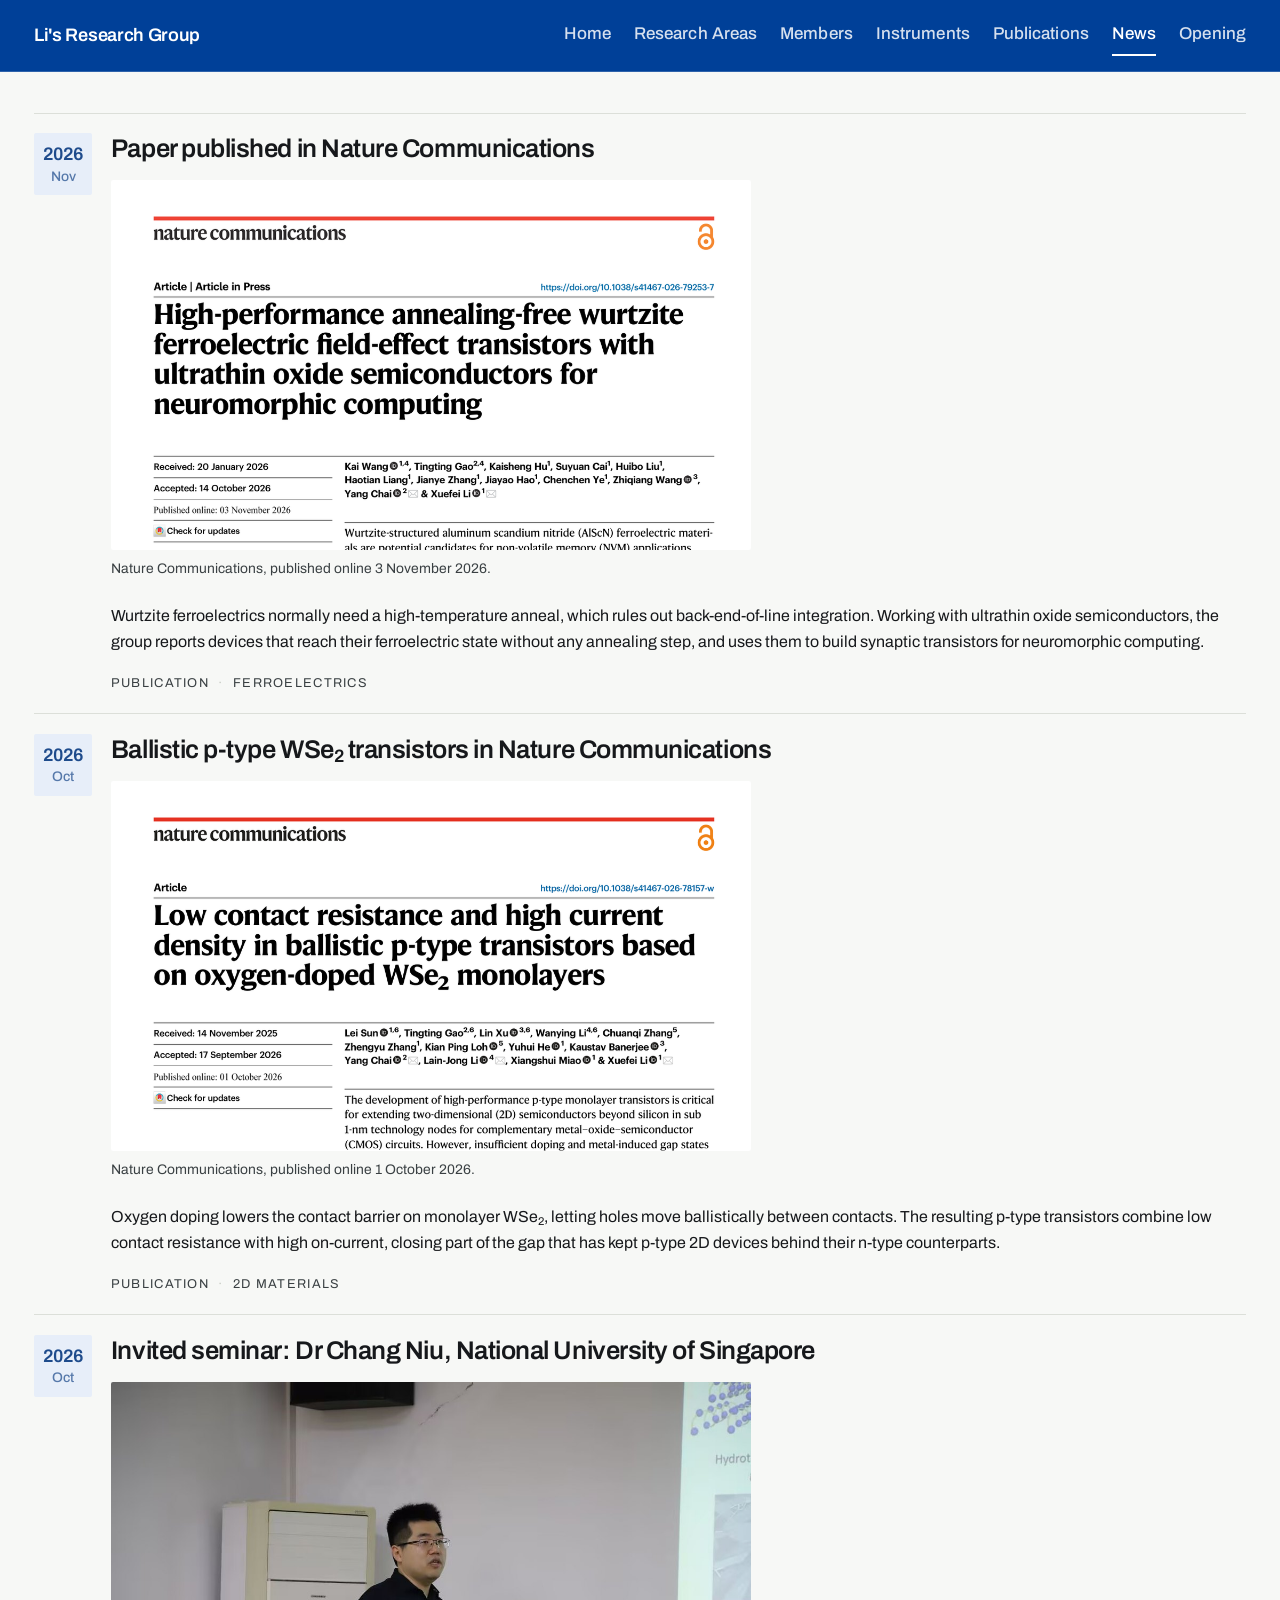
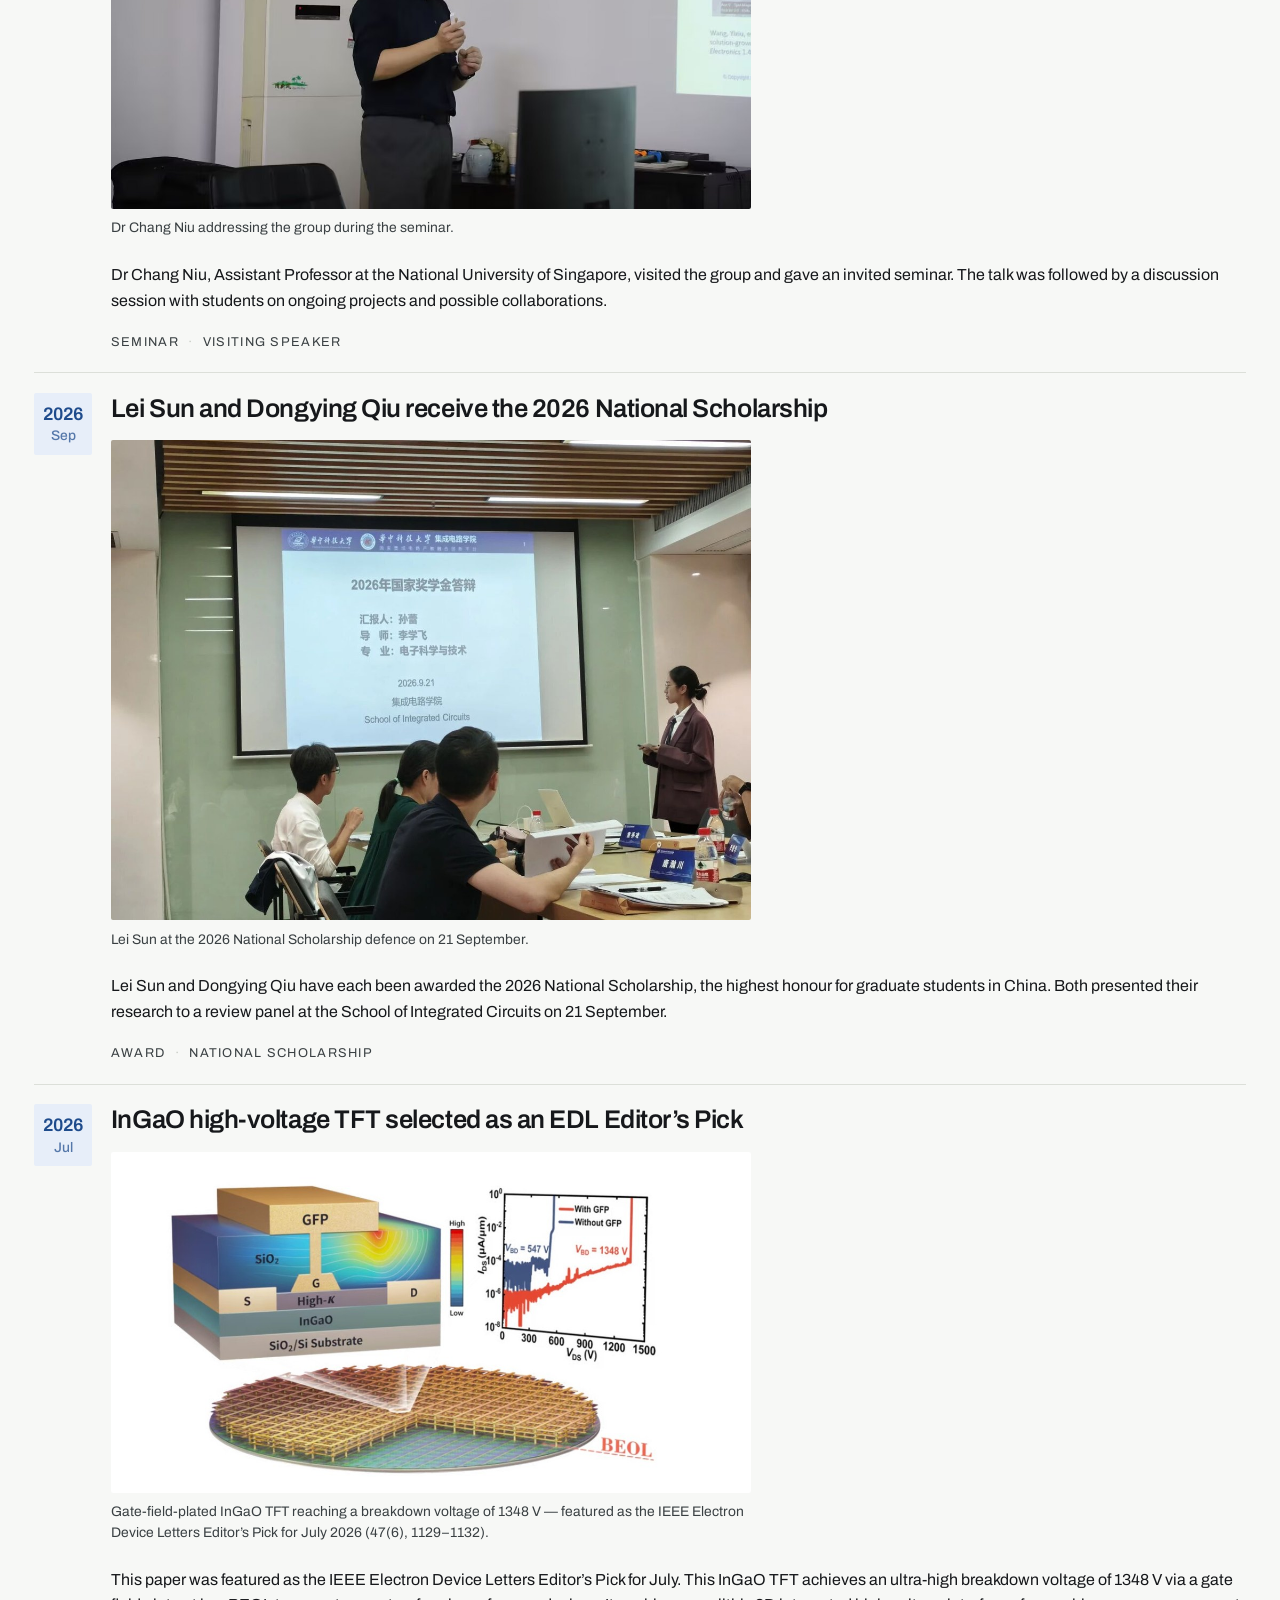
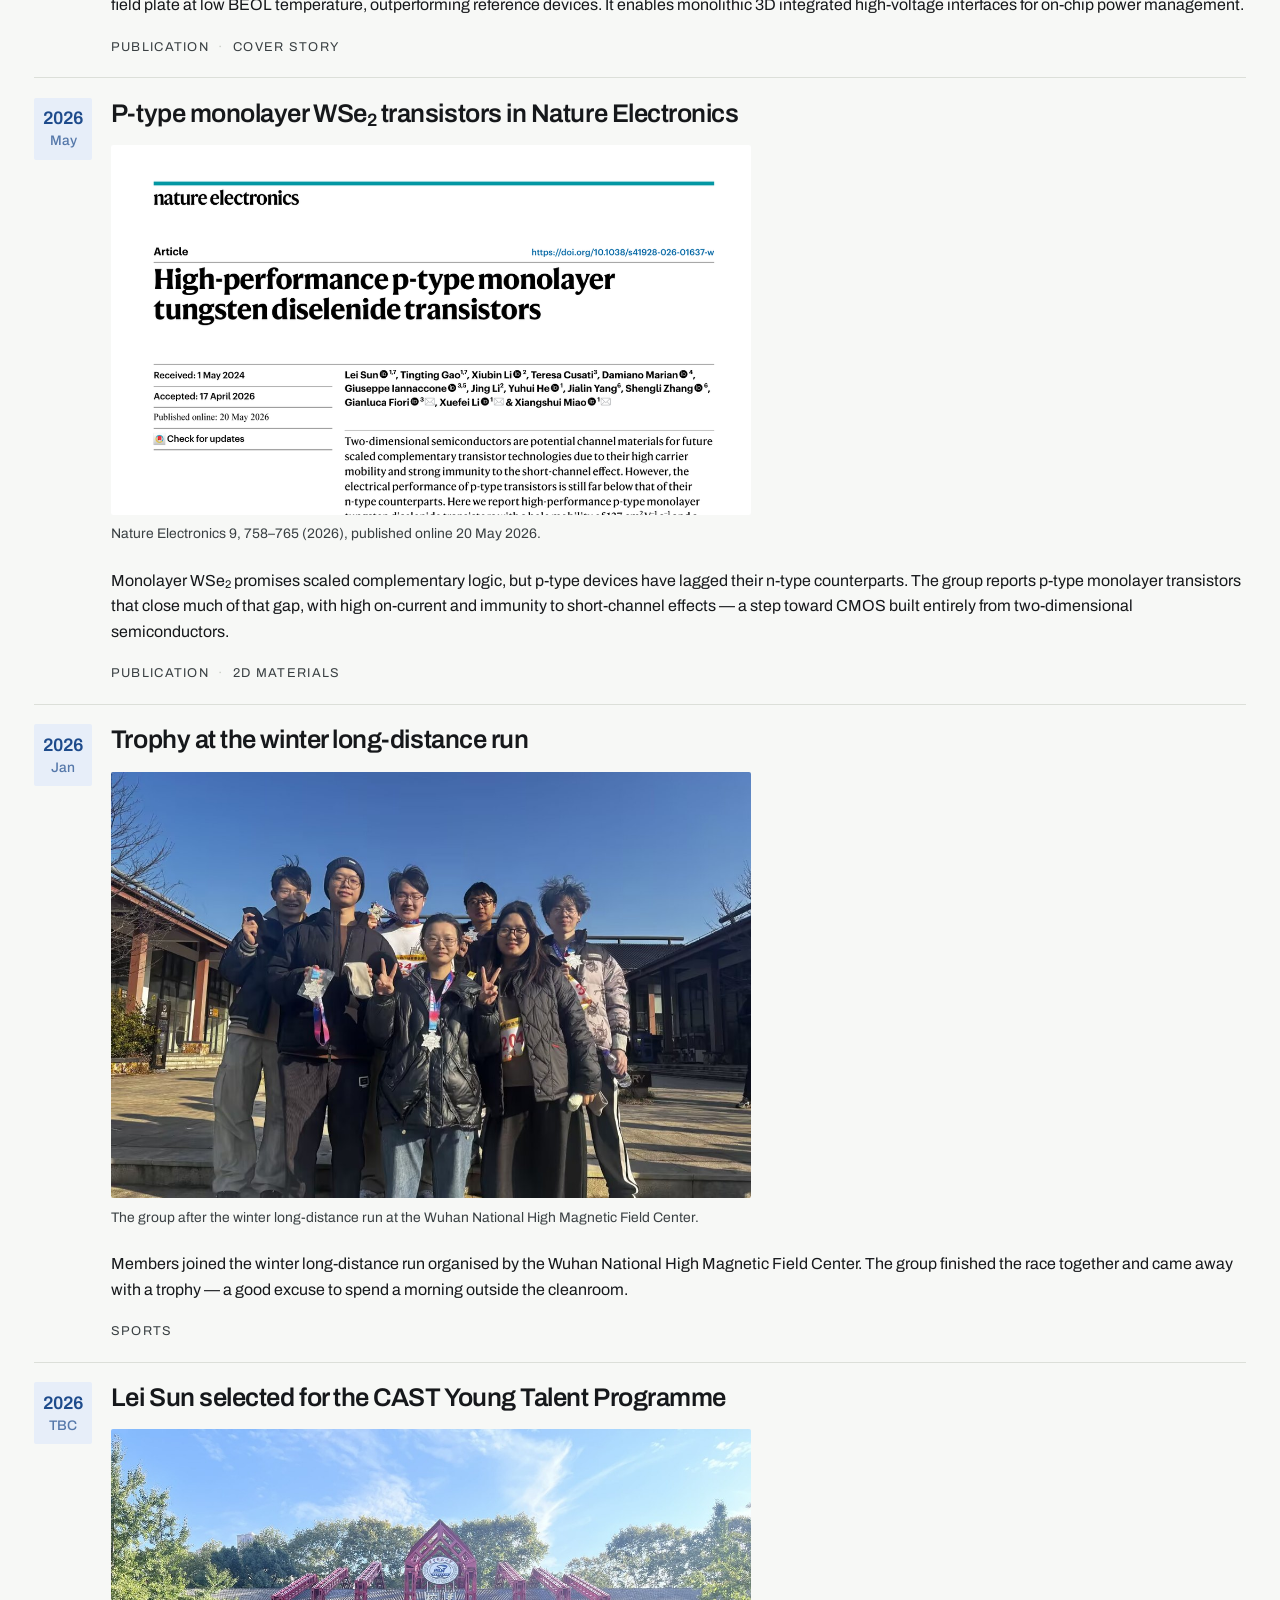
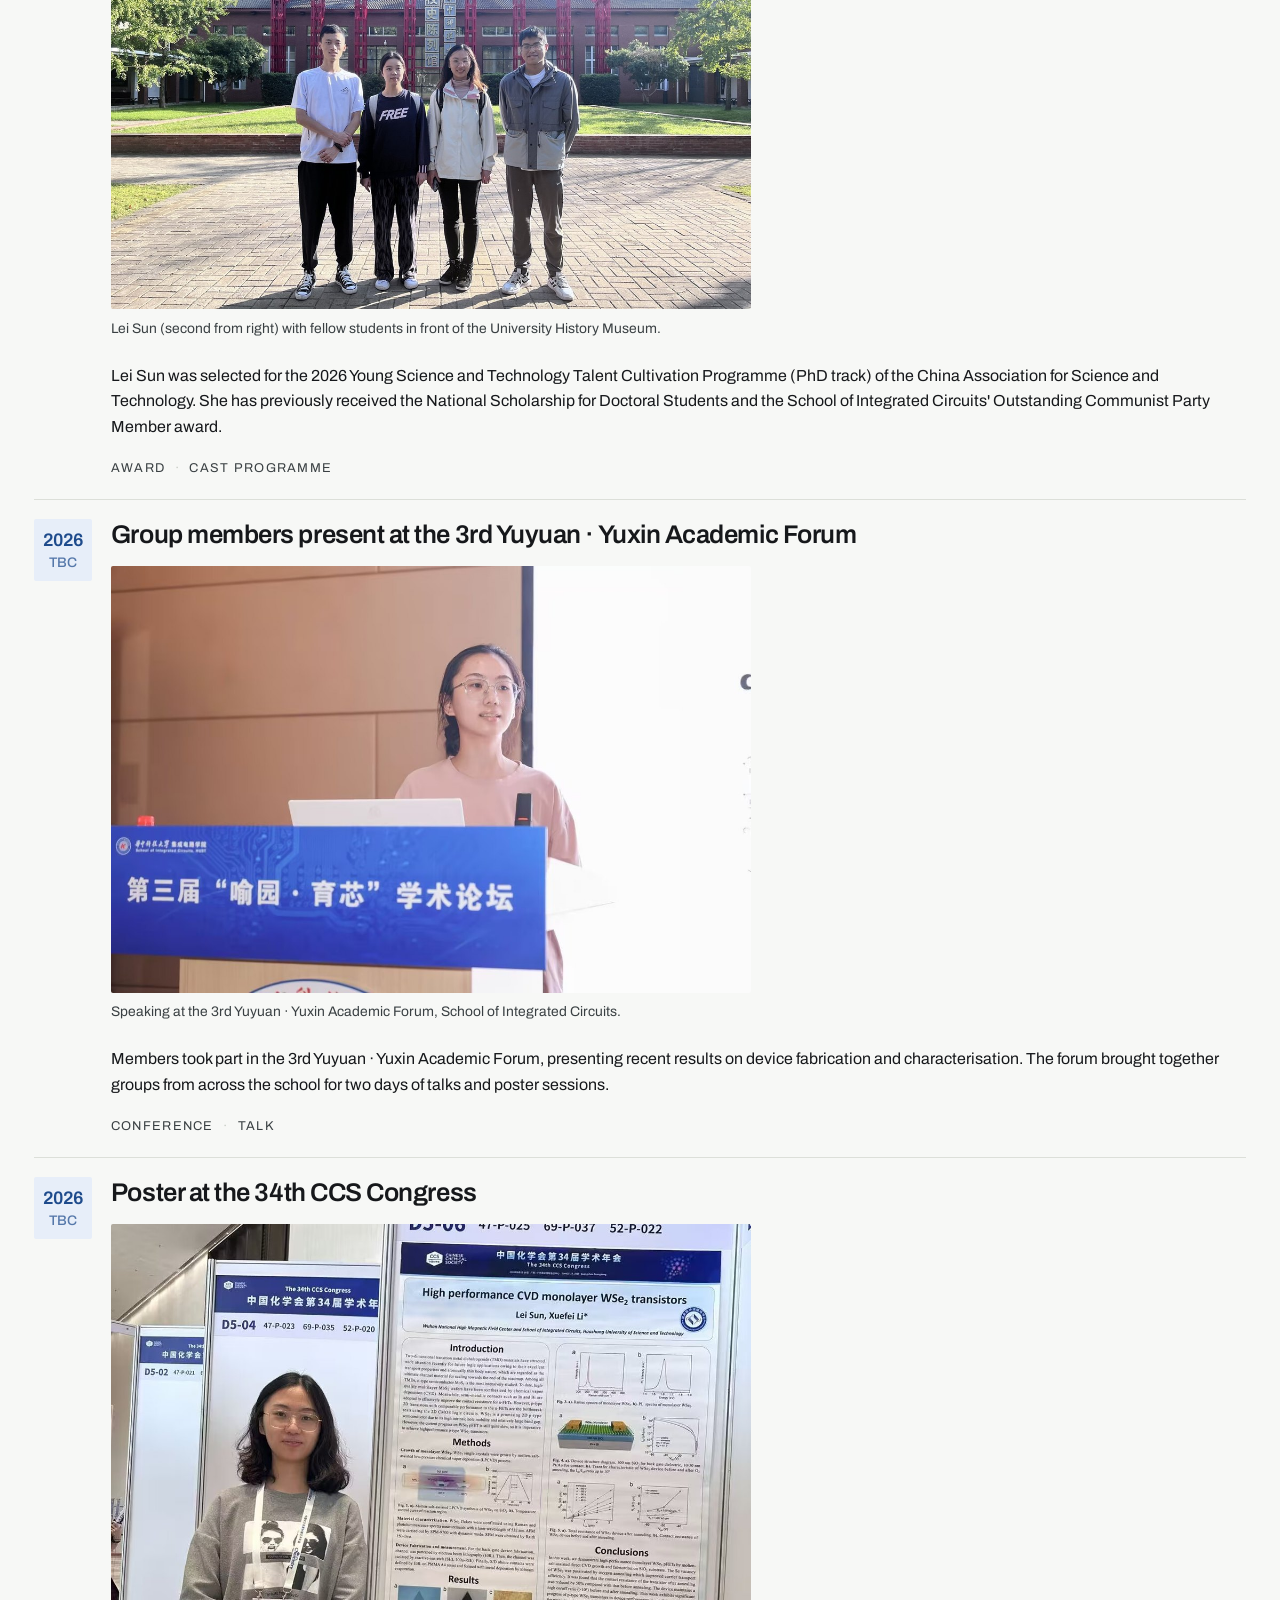
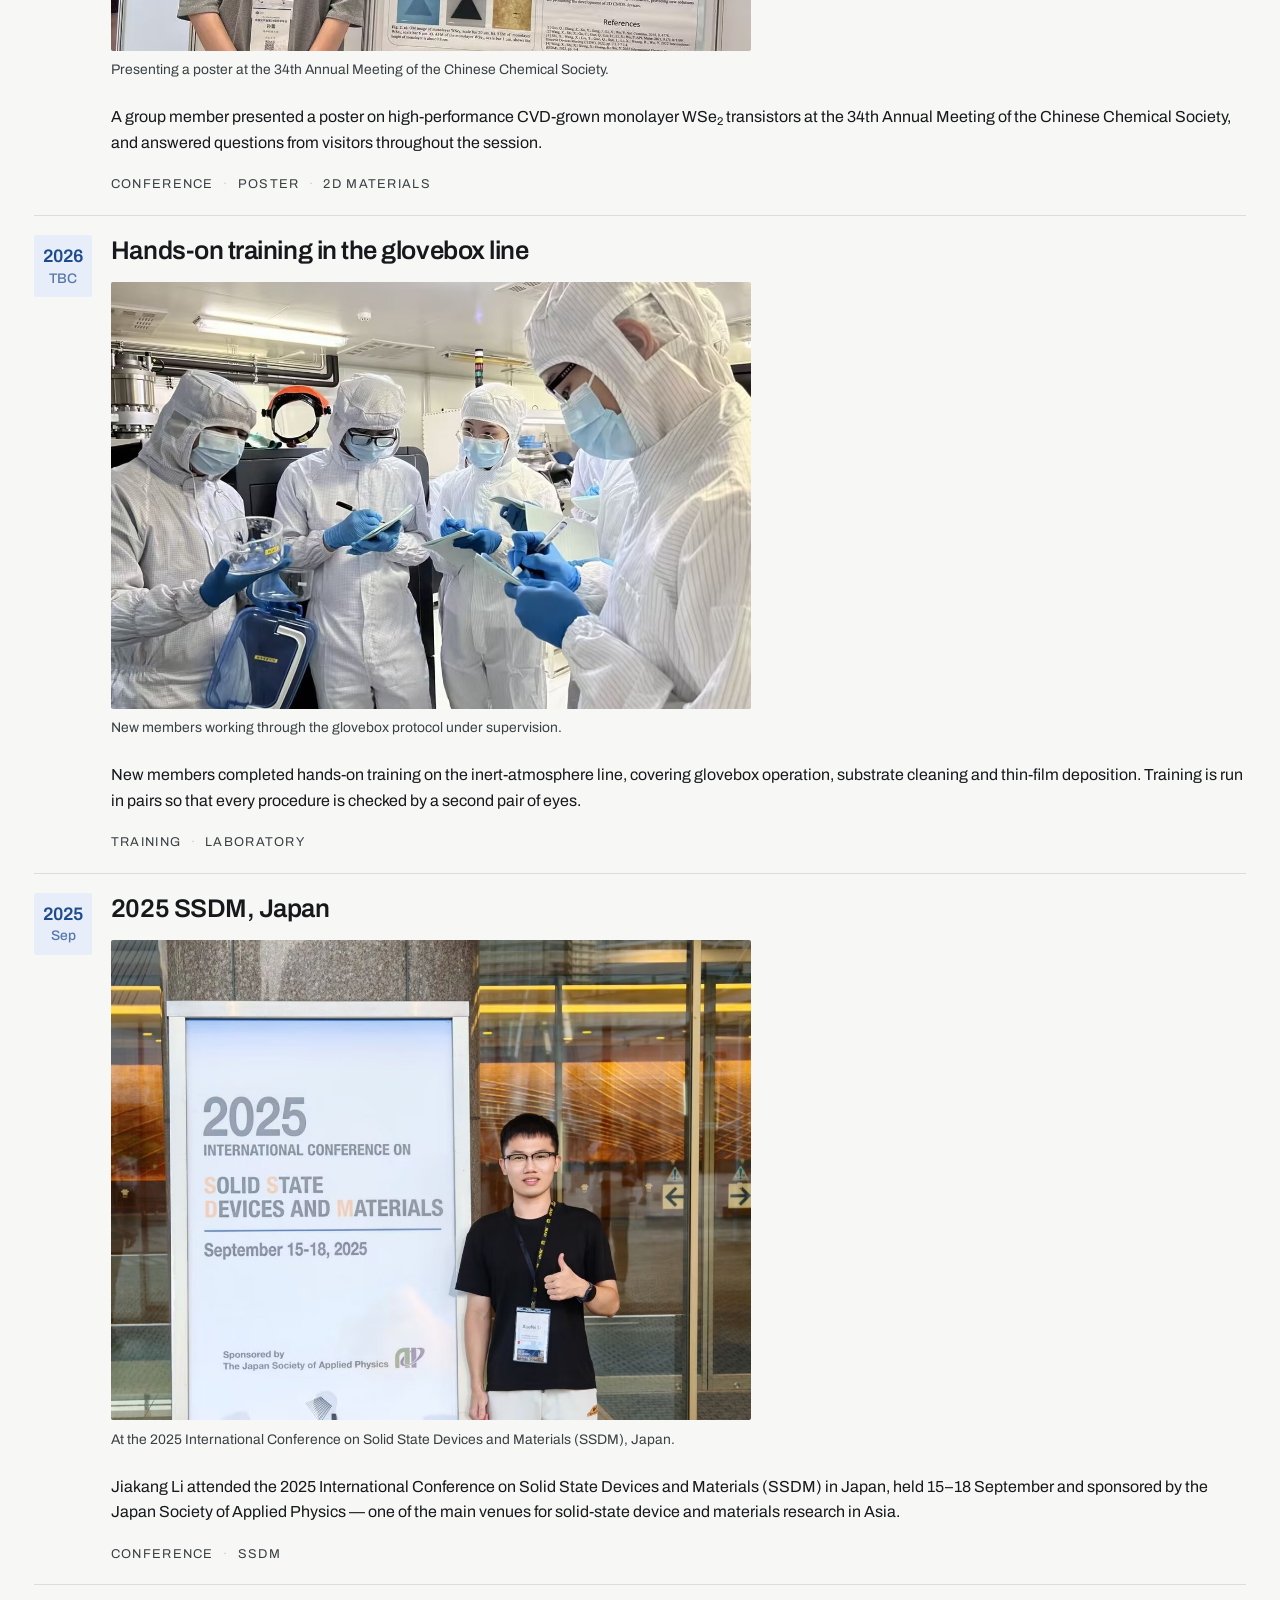
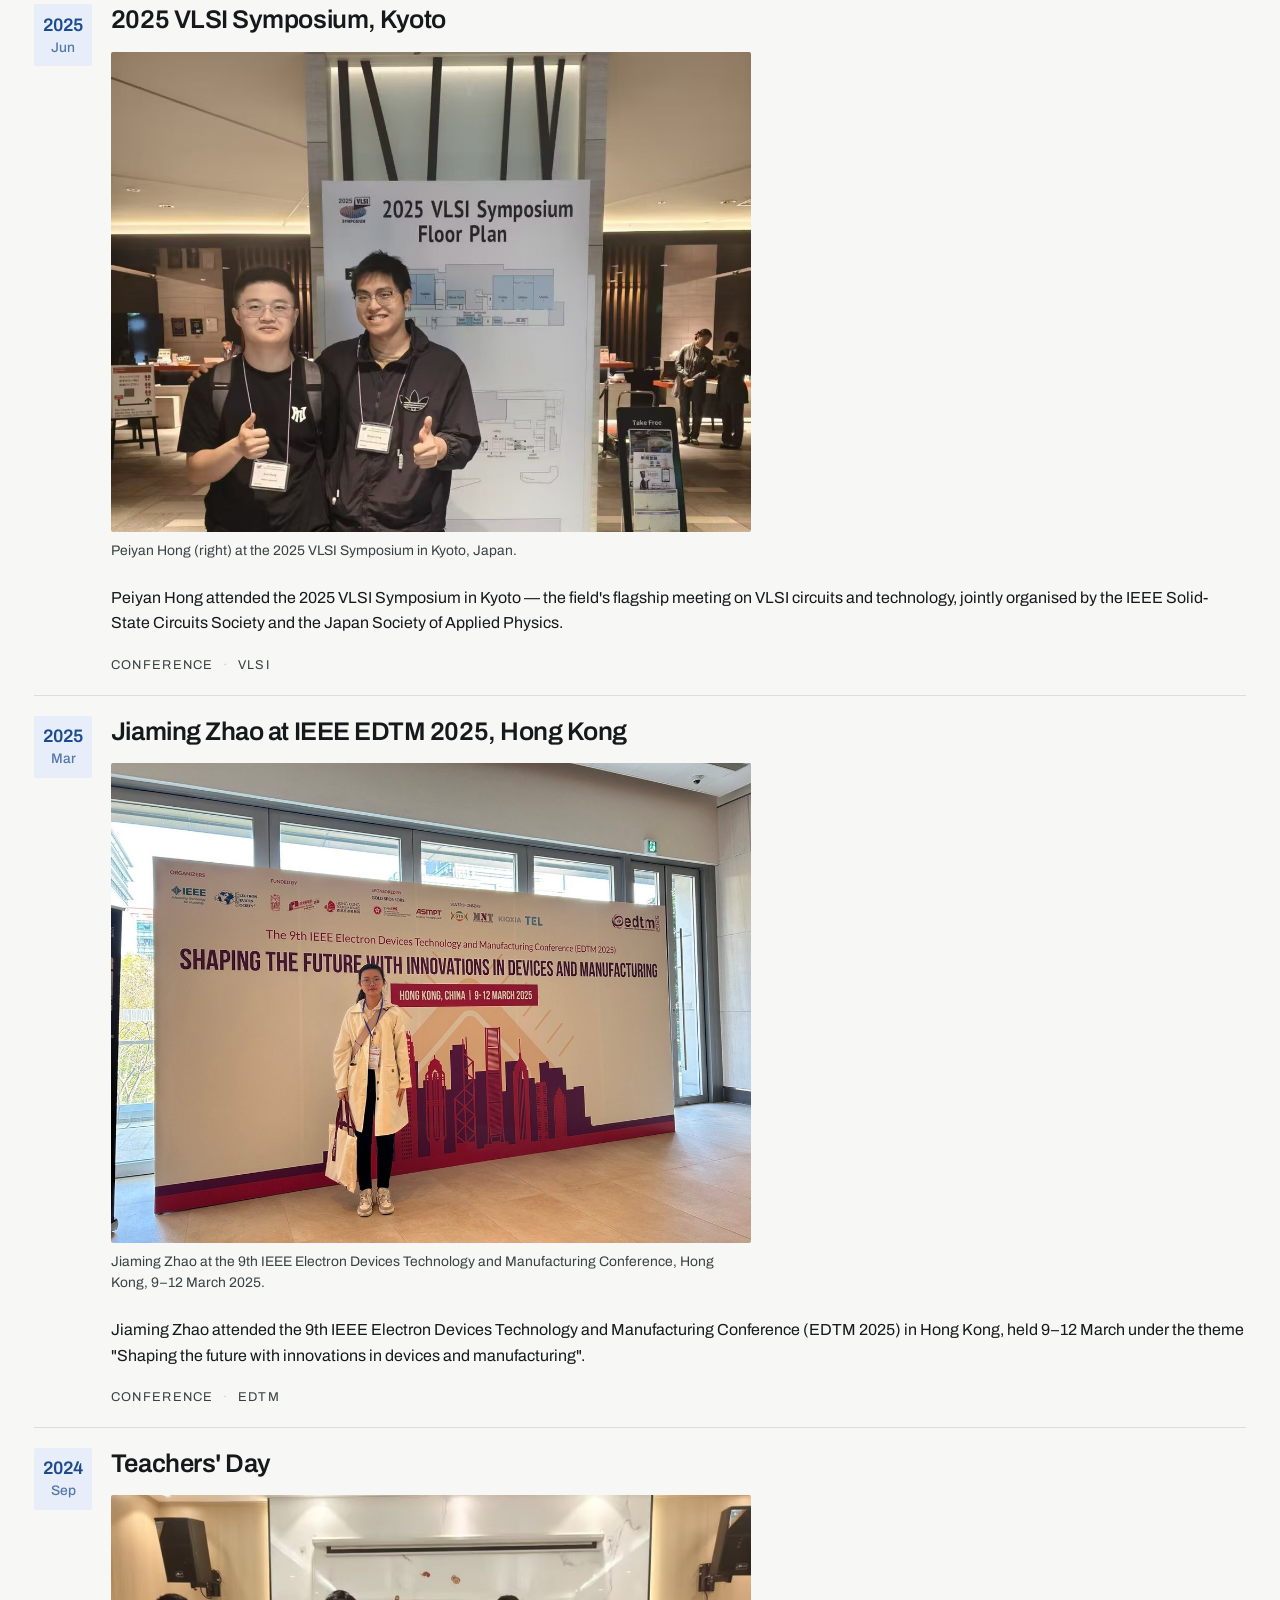
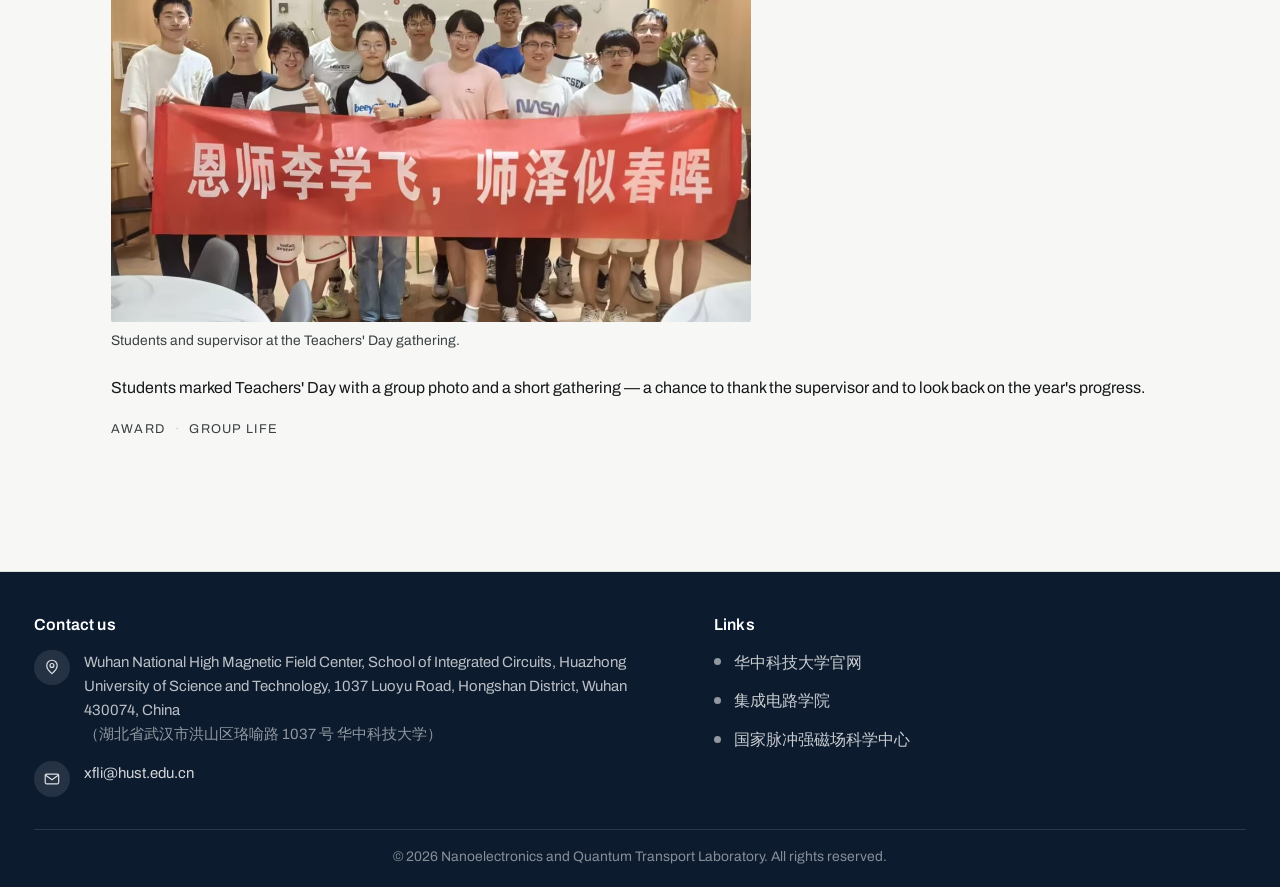
<file: news.html>
<!DOCTYPE html>
<html lang="en">
<head>
<meta charset="utf-8">
<meta name="viewport" content="width=device-width, initial-scale=1">
<title>News — Li's Research Group</title>
<meta name="description" content="News, group photos and updates from the Nanoelectronics and Quantum Transport Laboratory, Huazhong University of Science and Technology.">
  <link rel="preload" href="assets/fonts/archivo-var.woff2" as="font" type="font/woff2" crossorigin>
  <link rel="preload" href="assets/fonts/source-serif-4-var.woff2" as="font" type="font/woff2" crossorigin>
  <link rel="stylesheet" href="assets/style.css">
<link rel="canonical" href="https://electronicsgroup.github.io/news.html">
<meta name="robots" content="index,follow,max-image-preview:large">
<meta property="og:type" content="website">
<meta property="og:site_name" content="Li's Research Group">
<meta property="og:locale" content="en_US">
<meta property="og:title" content="News — Li&#x27;s Research Group">
<meta property="og:description" content="News, group photos and updates from the Nanoelectronics and Quantum Transport Laboratory, Huazhong University of Science and Technology.">
<meta property="og:url" content="https://electronicsgroup.github.io/news.html">
<meta property="og:image" content="https://electronicsgroup.github.io/assets/home/slide-1.jpg">
<meta name="twitter:card" content="summary_large_image">
<script type="application/ld+json">{"@context":"https://schema.org","@type":"Organization","name":"Li's Research Group","alternateName":["李学飞课题组","Nanoelectronics and Quantum Transport Laboratory","NQTL"],"url":"https://electronicsgroup.github.io/","description":"News, group photos and updates from the Nanoelectronics and Quantum Transport Laboratory, Huazhong University of Science and Technology.","parentOrganization":{"@type":"CollegeOrUniversity","name":"Huazhong University of Science and Technology","alternateName":"华中科技大学"},"founder":{"@type":"Person","name":"李学飞","alternateName":"Xuefei LI"},"address":{"@type":"PostalAddress","addressLocality":"Wuhan","addressRegion":"Hubei","addressCountry":"CN"}}</script>
<!-- 站长验证：把 Google / Bing / 百度提供的 meta 验证标签粘贴到此处 -->
</head>
<body class="page-news">
<a class="skip" href="#main">Skip to content</a>

<header class="site-header">
  <div class="wrap">
    <a class="brand" href="index.html">
      <span class="brand-name">Li's Research Group</span>
    </a>
    <button class="nav-toggle" aria-expanded="false" aria-controls="site-nav">Menu</button>
    <nav class="site-nav" id="site-nav" aria-label="Main">
      <ul>
        <li><a href="index.html">Home</a></li>
        <li><a href="research.html">Research Areas</a></li>
        <li><a href="members.html">Members</a></li>
        <li class="nav-item nav-item--has-sub">
          <a href="instruments.html">Instruments</a>
          <ul class="nav-sub">
            <li><a href="instruments.html#materials">Materials growth</a></li>
            <li><a href="instruments.html#fabrication">Micro- and nanofabrication</a></li>
            <li><a href="instruments.html#characterization">Device characterization</a></li>
          </ul>
        </li>
        <li><a href="publications.html">Publications</a></li>
        <li><a href="news.html" aria-current="page">News</a></li><li><a href="opening.html">Opening</a></li>
      </ul>
    </nav>
  </div>
</header>

<main id="main">
<h1 class="seo-h1">News — Li&#x27;s Research Group</h1>
  <div class="wrap entries">

            <article class="entry">
      <div class="entry-date"><span class="m">Nov</span><span class="y">2026</span></div>
      <div class="entry-body">
        <h2>Paper published in Nature Communications</h2>
        <figure>
          <img class="zoom" src="assets/news/2026-alscn-fefet.png" alt="Nature Communications article: high-performance annealing-free wurtzite ferroelectric field-effect transistors" width="1200" height="693" loading="lazy" decoding="async">
          <figcaption>Nature Communications, published online 3 November 2026.</figcaption>
        </figure>
        <p>Wurtzite ferroelectrics normally need a high-temperature anneal, which rules out back-end-of-line integration. Working with ultrathin oxide semiconductors, the group reports devices that reach their ferroelectric state without any annealing step, and uses them to build synaptic transistors for neuromorphic computing.</p>
        <div class="tags"><span>Publication</span><span>Ferroelectrics</span></div>
      </div>
    </article>

    <article class="entry">
      <div class="entry-date"><span class="m">Oct</span><span class="y">2026</span></div>
      <div class="entry-body">
        <h2>Ballistic p-type WSe<sub>2</sub> transistors in Nature Communications</h2>
        <figure>
          <img class="zoom" src="assets/news/2026-wse2-ballistic.png" alt="Nature Communications article: ballistic p-type WSe2 transistors on oxygen-doped monolayers" width="1200" height="693" loading="lazy" decoding="async">
          <figcaption>Nature Communications, published online 1 October 2026.</figcaption>
        </figure>
        <p>Oxygen doping lowers the contact barrier on monolayer WSe<sub>2</sub>, letting holes move ballistically between contacts. The resulting p-type transistors combine low contact resistance with high on-current, closing part of the gap that has kept p-type 2D devices behind their n-type counterparts.</p>
        <div class="tags"><span>Publication</span><span>2D materials</span></div>
      </div>
    </article>

    <article class="entry">
      <div class="entry-date"><span class="m">Oct</span><span class="y">2026</span></div>
      <div class="entry-body">
        <h2>Invited seminar: Dr Chang Niu, National University of Singapore</h2>
        <figure>
          <img class="zoom" src="assets/news/academic-talk-niu-chang.jpg" alt="Dr Chang Niu speaking in front of a projected slide." data-name="academic-talk-niu-chang.jpg" width="1200" height="800" loading="eager" decoding="async">
          <figcaption>Dr Chang Niu addressing the group during the seminar.</figcaption>
        </figure>
        <p>Dr Chang Niu, Assistant Professor at the National University of Singapore, visited the group and gave an invited seminar. The talk was followed by a discussion session with students on ongoing projects and possible collaborations.</p>
        <div class="tags"><span>Seminar</span><span>Visiting speaker</span></div>
      </div>
    </article>

    <article class="entry">
      <div class="entry-date"><span class="m">Sep</span><span class="y">2026</span></div>
      <div class="entry-body">
        <h2>Lei Sun and Dongying Qiu receive the 2026 National Scholarship</h2>
        <figure>
          <img class="zoom" src="assets/news/2026-sunlei-defence.jpg" alt="Lei Sun presenting at the 2026 National Scholarship defence." width="1200" height="900" loading="lazy" decoding="async">
          <figcaption>Lei Sun at the 2026 National Scholarship defence on 21 September.</figcaption>
        </figure>
        <p>Lei Sun and Dongying Qiu have each been awarded the 2026 National Scholarship, the highest honour for graduate students in China. Both presented their research to a review panel at the School of Integrated Circuits on 21 September.</p>
        <div class="tags"><span>Award</span><span>National Scholarship</span></div>
      </div>
    </article>

        <article class="entry">
      <div class="entry-date"><span class="m">Jul</span><span class="y">2026</span></div>
      <div class="entry-body">
        <h2>InGaO high-voltage TFT selected as an EDL Editor&rsquo;s Pick</h2>
        <figure>
          <img class="zoom" src="assets/news/2026-ingao-gfp-cover.jpg" alt="Gate-field-plated InGaO transistor: cross-section with field plate, transfer curves with and without GFP, and a BEOL wafer" width="1200" height="640" loading="lazy" decoding="async">
          <figcaption>Gate-field-plated InGaO TFT reaching a breakdown voltage of 1348 V &mdash; featured as the IEEE Electron Device Letters Editor&rsquo;s Pick for July 2026 (47(6), 1129&ndash;1132).</figcaption>
        </figure>
        <p>This paper was featured as the IEEE Electron Device Letters Editor&rsquo;s Pick for July. This InGaO TFT achieves an ultra-high breakdown voltage of 1348 V via a gate field plate at low BEOL temperature, outperforming reference devices. It enables monolithic 3D integrated high-voltage interfaces for on-chip power management.</p>
        <div class="tags"><span>Publication</span><span>Cover story</span></div>
      </div>
    </article>

<article class="entry">
      <div class="entry-date"><span class="m">May</span><span class="y">2026</span></div>
      <div class="entry-body">
        <h2>P-type monolayer WSe<sub>2</sub> transistors in Nature Electronics</h2>
        <figure>
          <img class="zoom" src="assets/news/2026-wse2-nat-electronics.png" alt="Nature Electronics article: high-performance p-type monolayer tungsten diselenide transistors" width="1200" height="693" loading="lazy" decoding="async">
          <figcaption>Nature Electronics 9, 758&ndash;765 (2026), published online 20 May 2026.</figcaption>
        </figure>
        <p>Monolayer WSe<sub>2</sub> promises scaled complementary logic, but p-type devices have lagged their n-type counterparts. The group reports p-type monolayer transistors that close much of that gap, with high on-current and immunity to short-channel effects &mdash; a step toward CMOS built entirely from two-dimensional semiconductors.</p>
        <div class="tags"><span>Publication</span><span>2D materials</span></div>
      </div>
    </article>

    <article class="entry">
      <div class="entry-date"><span class="m">Jan</span><span class="y">2026</span></div>
      <div class="entry-body">
        <h2>Trophy at the winter long-distance run</h2>
        <figure>
          <img class="zoom" src="assets/news/2026-01-winter-run.jpg" alt="Group members holding a trophy outdoors after the winter run." data-name="2026-01-winter-run.jpg" width="1200" height="800" loading="lazy" decoding="async">
          <figcaption>The group after the winter long-distance run at the Wuhan National High Magnetic Field Center.</figcaption>
        </figure>
        <p>Members joined the winter long-distance run organised by the Wuhan National High Magnetic Field Center. The group finished the race together and came away with a trophy &mdash; a good excuse to spend a morning outside the cleanroom.</p>
        <div class="tags"><span>Sports</span></div>
      </div>
    </article>

    <article class="entry">
      <div class="entry-date"><span class="m">TBC</span><span class="y">2026</span></div>
      <div class="entry-body">
        <h2>Lei Sun selected for the CAST Young Talent Programme</h2>
        <figure>
          <img class="zoom" src="assets/news/2026-sunlei-cast.jpg" alt="Four students in front of the University History Museum, Lei Sun second from the right." width="1200" height="900" loading="lazy" decoding="async">
          <figcaption>Lei Sun (second from right) with fellow students in front of the University History Museum.</figcaption>
        </figure>
        <p>Lei Sun was selected for the 2026 Young Science and Technology Talent Cultivation Programme (PhD track) of the China Association for Science and Technology. She has previously received the National Scholarship for Doctoral Students and the School of Integrated Circuits' Outstanding Communist Party Member award.</p>
        <div class="tags"><span>Award</span><span>CAST programme</span></div>
      </div>
    </article>

    <article class="entry">
      <div class="entry-date"><span class="m">TBC</span><span class="y">2026</span></div>
      <div class="entry-body">
        <h2>Group members present at the 3rd Yuyuan &middot; Yuxin Academic Forum</h2>
        <figure>
          <img class="zoom" src="assets/news/academic-forum.jpg" alt="Group member at the podium of the academic forum." data-name="academic-forum.jpg" width="1200" height="800" loading="eager" decoding="async">
          <figcaption>Speaking at the 3rd Yuyuan &middot; Yuxin Academic Forum, School of Integrated Circuits.</figcaption>
        </figure>
        <p>Members took part in the 3rd Yuyuan &middot; Yuxin Academic Forum, presenting recent results on device fabrication and characterisation. The forum brought together groups from across the school for two days of talks and poster sessions.</p>
        <div class="tags"><span>Conference</span><span>Talk</span></div>
      </div>
    </article>

    <article class="entry">
      <div class="entry-date"><span class="m">TBC</span><span class="y">2026</span></div>
      <div class="entry-body">
        <h2>Poster at the 34th CCS Congress</h2>
        <figure>
          <img class="zoom" src="assets/news/academic-poster.jpg" alt="Group member standing beside a conference poster." data-name="academic-poster.jpg" width="1200" height="800" loading="lazy" decoding="async">
          <figcaption>Presenting a poster at the 34th Annual Meeting of the Chinese Chemical Society.</figcaption>
        </figure>
        <p>A group member presented a poster on high-performance CVD-grown monolayer WSe<sub>2</sub> transistors at the 34th Annual Meeting of the Chinese Chemical Society, and answered questions from visitors throughout the session.</p>
        <div class="tags"><span>Conference</span><span>Poster</span><span>2D materials</span></div>
      </div>
    </article>

    <article class="entry">
      <div class="entry-date"><span class="m">TBC</span><span class="y">2026</span></div>
      <div class="entry-body">
        <h2>Hands-on training in the glovebox line</h2>
        <figure>
          <img class="zoom" src="assets/news/lab-life.jpg" alt="Two members in protective suits working inside a glovebox." data-name="lab-life.jpg" width="1200" height="800" loading="lazy" decoding="async">
          <figcaption>New members working through the glovebox protocol under supervision.</figcaption>
        </figure>
        <p>New members completed hands-on training on the inert-atmosphere line, covering glovebox operation, substrate cleaning and thin-film deposition. Training is run in pairs so that every procedure is checked by a second pair of eyes.</p>
        <div class="tags"><span>Training</span><span>Laboratory</span></div>
      </div>
    </article>

    <article class="entry">
      <div class="entry-date"><span class="m">Sep</span><span class="y">2025</span></div>
      <div class="entry-body">
        <h2>2025 SSDM, Japan</h2>
        <figure>
          <img class="zoom" src="assets/news/2025-ssdm.jpg" alt="Group member at the 2025 International Conference on Solid State Devices and Materials in Japan." width="1200" height="900" loading="lazy" decoding="async">
          <figcaption>At the 2025 International Conference on Solid State Devices and Materials (SSDM), Japan.</figcaption>
        </figure>
        <p>Jiakang Li attended the 2025 International Conference on Solid State Devices and Materials (SSDM) in Japan, held 15–18 September and sponsored by the Japan Society of Applied Physics — one of the main venues for solid-state device and materials research in Asia.</p>
        <div class="tags"><span>Conference</span><span>SSDM</span></div>
      </div>
    </article>

    <article class="entry">
      <div class="entry-date"><span class="m">Jun</span><span class="y">2025</span></div>
      <div class="entry-body">
        <h2>2025 VLSI Symposium, Kyoto</h2>
        <figure>
          <img class="zoom" src="assets/news/2025-vlsi-symposium.jpg" alt="Two group members at the 2025 VLSI Symposium floor plan sign in Kyoto." width="1200" height="900" loading="lazy" decoding="async">
          <figcaption>Peiyan Hong (right) at the 2025 VLSI Symposium in Kyoto, Japan.</figcaption>
        </figure>
        <p>Peiyan Hong attended the 2025 VLSI Symposium in Kyoto — the field's flagship meeting on VLSI circuits and technology, jointly organised by the IEEE Solid-State Circuits Society and the Japan Society of Applied Physics.</p>
        <div class="tags"><span>Conference</span><span>VLSI</span></div>
      </div>
    </article>

        <article class="entry">
      <div class="entry-date"><span class="m">Mar</span><span class="y">2025</span></div>
      <div class="entry-body">
        <h2>Jiaming Zhao at IEEE EDTM 2025, Hong Kong</h2>
        <figure>
          <img class="zoom" src="assets/news/2025-edtm-hongkong.jpg" alt="Jiaming Zhao in front of the EDTM 2025 backdrop in Hong Kong." width="1200" height="900" loading="lazy" decoding="async">
          <figcaption>Jiaming Zhao at the 9th IEEE Electron Devices Technology and Manufacturing Conference, Hong Kong, 9&ndash;12 March 2025.</figcaption>
        </figure>
        <p>Jiaming Zhao attended the 9th IEEE Electron Devices Technology and Manufacturing Conference (EDTM 2025) in Hong Kong, held 9&ndash;12 March under the theme "Shaping the future with innovations in devices and manufacturing".</p>
        <div class="tags"><span>Conference</span><span>EDTM</span></div>
      </div>
    </article>

<article class="entry">
      <div class="entry-date"><span class="m">Sep</span><span class="y">2024</span></div>
      <div class="entry-body">
        <h2>Teachers' Day</h2>
        <figure>
          <img class="zoom" src="assets/news/2024-09-teachersday.jpg" alt="Students and supervisor standing in front of a red banner." data-name="2024-09-teachersday.jpg" width="1200" height="800" loading="lazy" decoding="async">
          <figcaption>Students and supervisor at the Teachers' Day gathering.</figcaption>
        </figure>
        <p>Students marked Teachers' Day with a group photo and a short gathering &mdash; a chance to thank the supervisor and to look back on the year's progress.</p>
        <div class="tags"><span>Award</span><span>Group life</span></div>
      </div>
    </article>
  </div>

  <div class="lightbox" id="lightbox" role="dialog" aria-modal="true" aria-label="Photo preview">
    <img id="lb-img" alt="">
    <span class="hint">Click anywhere or press Esc to close</span>
  </div>
</main>
  <footer class="site-footer">
    <div class="wrap footer-grid">
      <div class="footer-col">
        <h2 class="footer-title">Contact us</h2>
        <ul class="footer-contact">
          <li>
            <span class="footer-ico"><svg viewBox="0 0 24 24" aria-hidden="true"><path d="M12 21s7-6.1 7-11a7 7 0 1 0-14 0c0 4.9 7 11 7 11Z" fill="none" stroke="currentColor" stroke-width="1.6"/><circle cx="12" cy="10" r="2.6" fill="none" stroke="currentColor" stroke-width="1.6"/></svg></span>
            <span>Wuhan National High Magnetic Field Center, School of Integrated Circuits, Huazhong University of Science and Technology, 1037 Luoyu Road, Hongshan District, Wuhan 430074, China<br><span class="footer-cn">（湖北省武汉市洪山区珞喻路 1037 号 华中科技大学）</span></span>
          </li>
          <li>
            <span class="footer-ico"><svg viewBox="0 0 24 24" aria-hidden="true"><rect x="3" y="5.5" width="18" height="13" rx="1.6" fill="none" stroke="currentColor" stroke-width="1.6"/><path d="M3.6 7l8.4 6 8.4-6" fill="none" stroke="currentColor" stroke-width="1.6"/></svg></span>
            <a href="mailto:xfli@hust.edu.cn">xfli@hust.edu.cn</a>
          </li>
        </ul>
      </div>
      <div class="footer-col">
        <h2 class="footer-title">Links</h2>
        <ul class="footer-list footer-list--links">
          <li><a href="https://www.hust.edu.cn" target="_blank" rel="noopener">华中科技大学官网</a></li>
          <li><a href="https://ic.hust.edu.cn" target="_blank" rel="noopener">集成电路学院</a></li>
          <li><a href="https://whmfc.hust.edu.cn" target="_blank" rel="noopener">国家脉冲强磁场科学中心</a></li>
        </ul>
      </div>
    </div>
    <div class="wrap footer-bottom">
      <p>&copy; 2026 Nanoelectronics and Quantum Transport Laboratory. All rights reserved.</p>
    </div>
  </footer>

<script src="assets/site.js"></script>
<script>
(function(){
  var lb=document.getElementById('lightbox'), lbImg=document.getElementById('lb-img');
  if(!lb) return;
  document.querySelectorAll('.zoom').forEach(function(el){
    el.addEventListener('click',function(){ lbImg.src=el.currentSrc||el.src; lb.classList.add('open'); });
  });
  function close(){ lb.classList.remove('open'); }
  lb.addEventListener('click',close);
  document.addEventListener('keydown',function(e){ if(e.key==='Escape') close(); });
})();
</script>
</body>
</html>
</file>
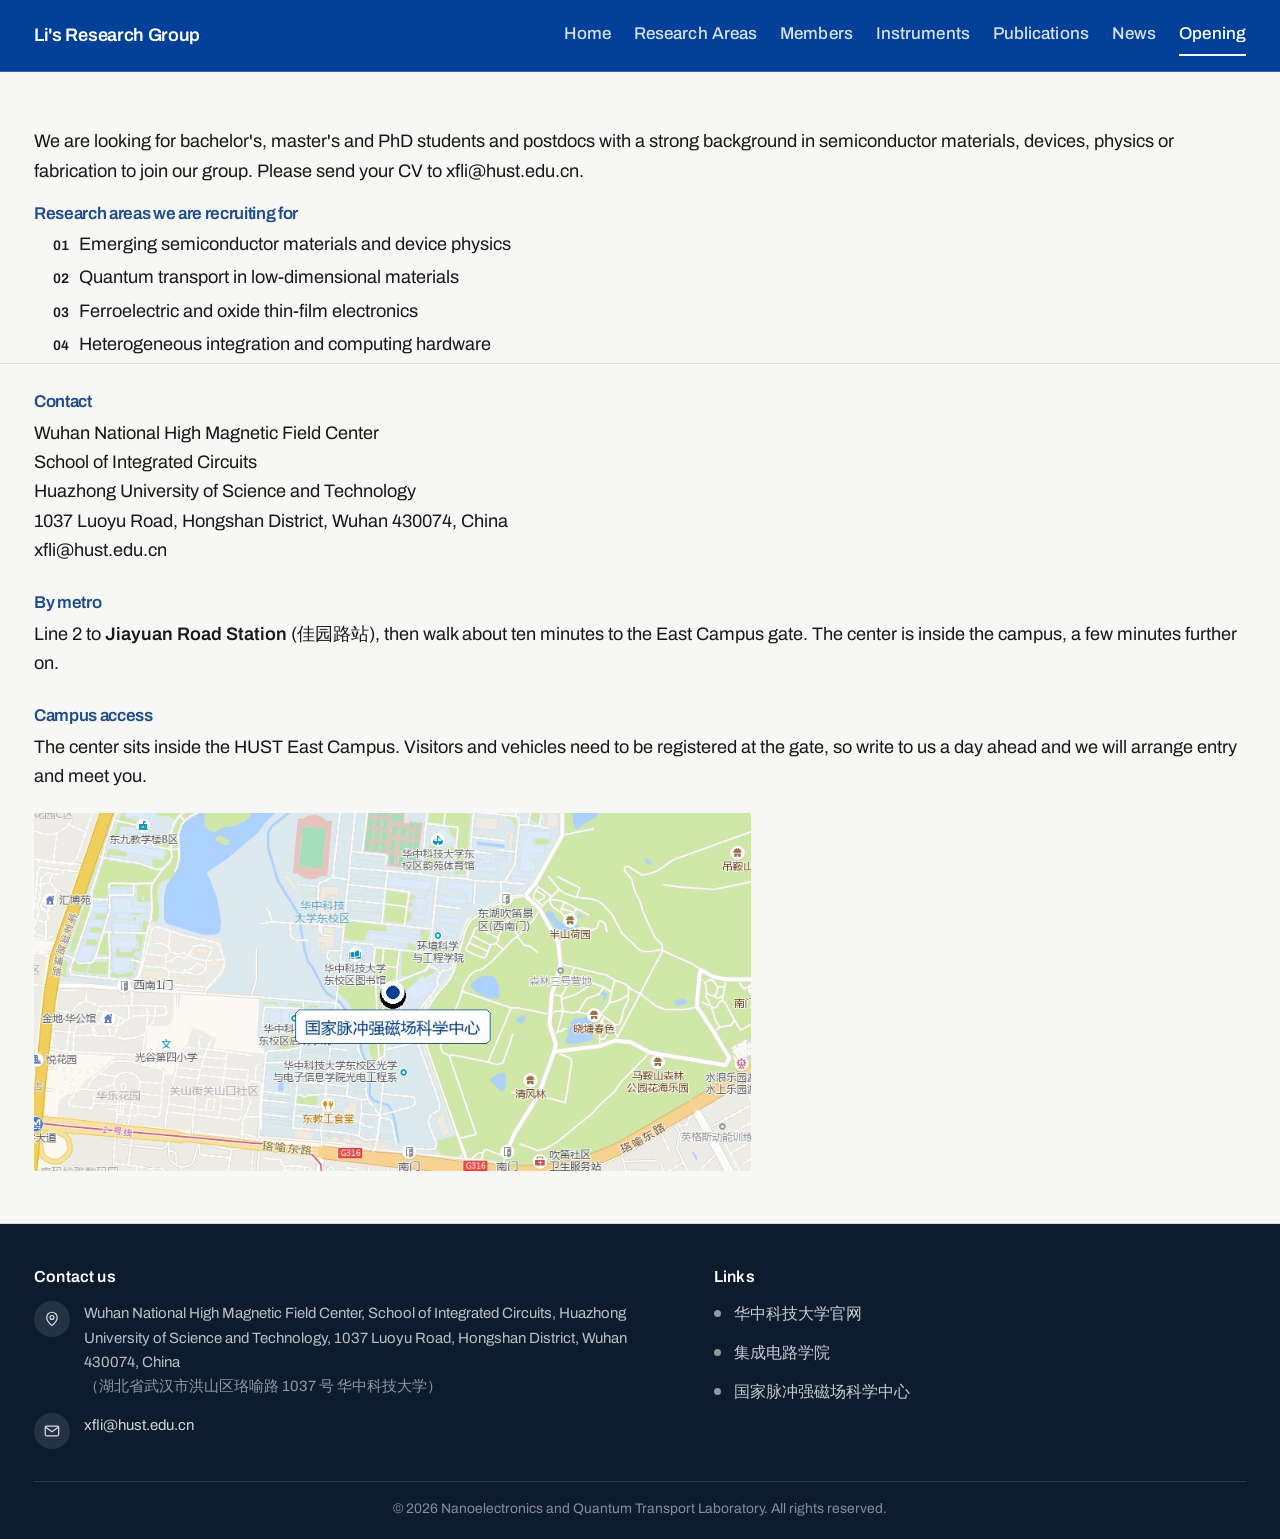
<file: opening.html>
<!DOCTYPE html>
<html lang="en">
<head>
<meta charset="utf-8">
<meta name="viewport" content="width=device-width, initial-scale=1">
<title>Opening — Li's Research Group</title>
<meta name="description" content="Openings for bachelor's, master's and PhD students and postdocs at the Nanoelectronics and Quantum Transport Laboratory, HUST.">
  <link rel="preload" href="assets/fonts/archivo-var.woff2" as="font" type="font/woff2" crossorigin>
  <link rel="preload" href="assets/fonts/source-serif-4-var.woff2" as="font" type="font/woff2" crossorigin>
  <link rel="stylesheet" href="assets/style.css">
<link rel="canonical" href="https://electronicsgroup.github.io/opening.html">
<meta name="robots" content="index,follow,max-image-preview:large">
<meta property="og:type" content="website">
<meta property="og:site_name" content="Li's Research Group">
<meta property="og:locale" content="en_US">
<meta property="og:title" content="Opening — Li&#x27;s Research Group">
<meta property="og:description" content="Openings for bachelor&#x27;s, master&#x27;s and PhD students and postdocs at the Nanoelectronics and Quantum Transport Laboratory, HUST.">
<meta property="og:url" content="https://electronicsgroup.github.io/opening.html">
<meta property="og:image" content="https://electronicsgroup.github.io/assets/home/slide-1.jpg">
<meta name="twitter:card" content="summary_large_image">
<script type="application/ld+json">{"@context":"https://schema.org","@type":"Organization","name":"Li's Research Group","alternateName":["李学飞课题组","Nanoelectronics and Quantum Transport Laboratory","NQTL"],"url":"https://electronicsgroup.github.io/","description":"Openings for bachelor's, master's and PhD students and postdocs at the Nanoelectronics and Quantum Transport Laboratory, HUST.","parentOrganization":{"@type":"CollegeOrUniversity","name":"Huazhong University of Science and Technology","alternateName":"华中科技大学"},"founder":{"@type":"Person","name":"李学飞","alternateName":"Xuefei LI"},"address":{"@type":"PostalAddress","addressLocality":"Wuhan","addressRegion":"Hubei","addressCountry":"CN"}}</script>
<!-- 站长验证：把 Google / Bing / 百度提供的 meta 验证标签粘贴到此处 -->
</head>
<body class="page-opening">
<a class="skip" href="#main">Skip to content</a>

<header class="site-header">
  <div class="wrap">
    <a class="brand" href="index.html">
      <span class="brand-name">Li's Research Group</span>
    </a>
    <button class="nav-toggle" aria-expanded="false" aria-controls="site-nav">Menu</button>
    <nav class="site-nav" id="site-nav" aria-label="Main">
      <ul>
        <li><a href="index.html">Home</a></li>
<li><a href="research.html">Research Areas</a></li>
        <li><a href="members.html">Members</a></li>
        <li class="nav-item nav-item--has-sub">
          <a href="instruments.html">Instruments</a>
          <ul class="nav-sub">
            <li><a href="instruments.html#materials">Materials growth</a></li>
            <li><a href="instruments.html#fabrication">Micro- and nanofabrication</a></li>
            <li><a href="instruments.html#characterization">Device characterization</a></li>
          </ul>
        </li>
        <li><a href="publications.html">Publications</a></li>
        <li><a href="news.html">News</a></li><li><a href="opening.html" aria-current="page">Opening</a></li>
      </ul>
    </nav>
  </div>
</header>

<main id="main">
<h1 class="seo-h1">Openings — Li&#x27;s Research Group</h1>

  <section class="section" style="border-top:0">
    <div class="wrap"><div class="opening">

            <p class="opening-lead">We are looking for bachelor's, master's and PhD students and postdocs with a strong background in semiconductor materials, devices, physics or fabrication to join our group. Please send your CV to <a href="mailto:xfli@hust.edu.cn">xfli@hust.edu.cn</a>.</p>

      <h2>Research areas we are recruiting for</h2>
      <ul class="opening-list">
        <li>Emerging semiconductor materials and device physics</li>
        <li>Quantum transport in low-dimensional materials</li>
        <li>Ferroelectric and oxide thin-film electronics</li>
        <li>Heterogeneous integration and computing hardware</li>
      </ul>

      </div>
    </div>
  </section>

  <section class="section" id="contact">
    <div class="wrap">
      <h2 class="opening-h2">Contact</h2>
      <p>Wuhan National High Magnetic Field Center<br>
      School of Integrated Circuits<br>
      Huazhong University of Science and Technology<br>
      1037 Luoyu Road, Hongshan District, Wuhan 430074, China<br>
      <a href="mailto:xfli@hust.edu.cn">xfli@hust.edu.cn</a></p>

      <h2 class="opening-h2">By metro</h2>
      <p>Line 2 to <strong>Jiayuan Road Station</strong> (&#20339;&#22253;&#36335;&#31449;), then walk about ten minutes to the East Campus gate. The center is inside the campus, a few minutes further on.</p>

      <h2 class="opening-h2">Campus access</h2>
      <p>The center sits inside the HUST East Campus. Visitors and vehicles need to be registered at the gate, so write to us a day ahead and we will arrange entry and meet you.</p>

      <a class="opening-map" href="https://uri.amap.com/marker?position=114.43342%2C30.50957&amp;name=%E5%9B%BD%E5%AE%B6%E8%84%89%E5%86%B2%E5%BC%BA%E7%A3%81%E5%9C%BA%E7%A7%91%E5%AD%A6%E4%B8%AD%E5%BF%83" target="_blank" rel="noopener">
        <img src="assets/map-whmfc.jpg" alt="Map showing the Wuhan National High Magnetic Field Center on the HUST East Campus" width="900" height="450" loading="lazy" decoding="async">
      </a>
    </div>
  </section>
</main>
  <footer class="site-footer">
    <div class="wrap footer-grid">
      <div class="footer-col">
        <h2 class="footer-title">Contact us</h2>
        <ul class="footer-contact">
          <li>
            <span class="footer-ico"><svg viewBox="0 0 24 24" aria-hidden="true"><path d="M12 21s7-6.1 7-11a7 7 0 1 0-14 0c0 4.9 7 11 7 11Z" fill="none" stroke="currentColor" stroke-width="1.6"/><circle cx="12" cy="10" r="2.6" fill="none" stroke="currentColor" stroke-width="1.6"/></svg></span>
            <span>Wuhan National High Magnetic Field Center, School of Integrated Circuits, Huazhong University of Science and Technology, 1037 Luoyu Road, Hongshan District, Wuhan 430074, China<br><span class="footer-cn">（湖北省武汉市洪山区珞喻路 1037 号 华中科技大学）</span></span>
          </li>
          <li>
            <span class="footer-ico"><svg viewBox="0 0 24 24" aria-hidden="true"><rect x="3" y="5.5" width="18" height="13" rx="1.6" fill="none" stroke="currentColor" stroke-width="1.6"/><path d="M3.6 7l8.4 6 8.4-6" fill="none" stroke="currentColor" stroke-width="1.6"/></svg></span>
            <a href="mailto:xfli@hust.edu.cn">xfli@hust.edu.cn</a>
          </li>
        </ul>
      </div>
      <div class="footer-col">
        <h2 class="footer-title">Links</h2>
        <ul class="footer-list footer-list--links">
          <li><a href="https://www.hust.edu.cn" target="_blank" rel="noopener">华中科技大学官网</a></li>
          <li><a href="https://ic.hust.edu.cn" target="_blank" rel="noopener">集成电路学院</a></li>
          <li><a href="https://whmfc.hust.edu.cn" target="_blank" rel="noopener">国家脉冲强磁场科学中心</a></li>
        </ul>
      </div>
    </div>
    <div class="wrap footer-bottom">
      <p>&copy; 2026 Nanoelectronics and Quantum Transport Laboratory. All rights reserved.</p>
    </div>
  </footer>

<script src="assets/site.js"></script>
</body>
</html>
</file>
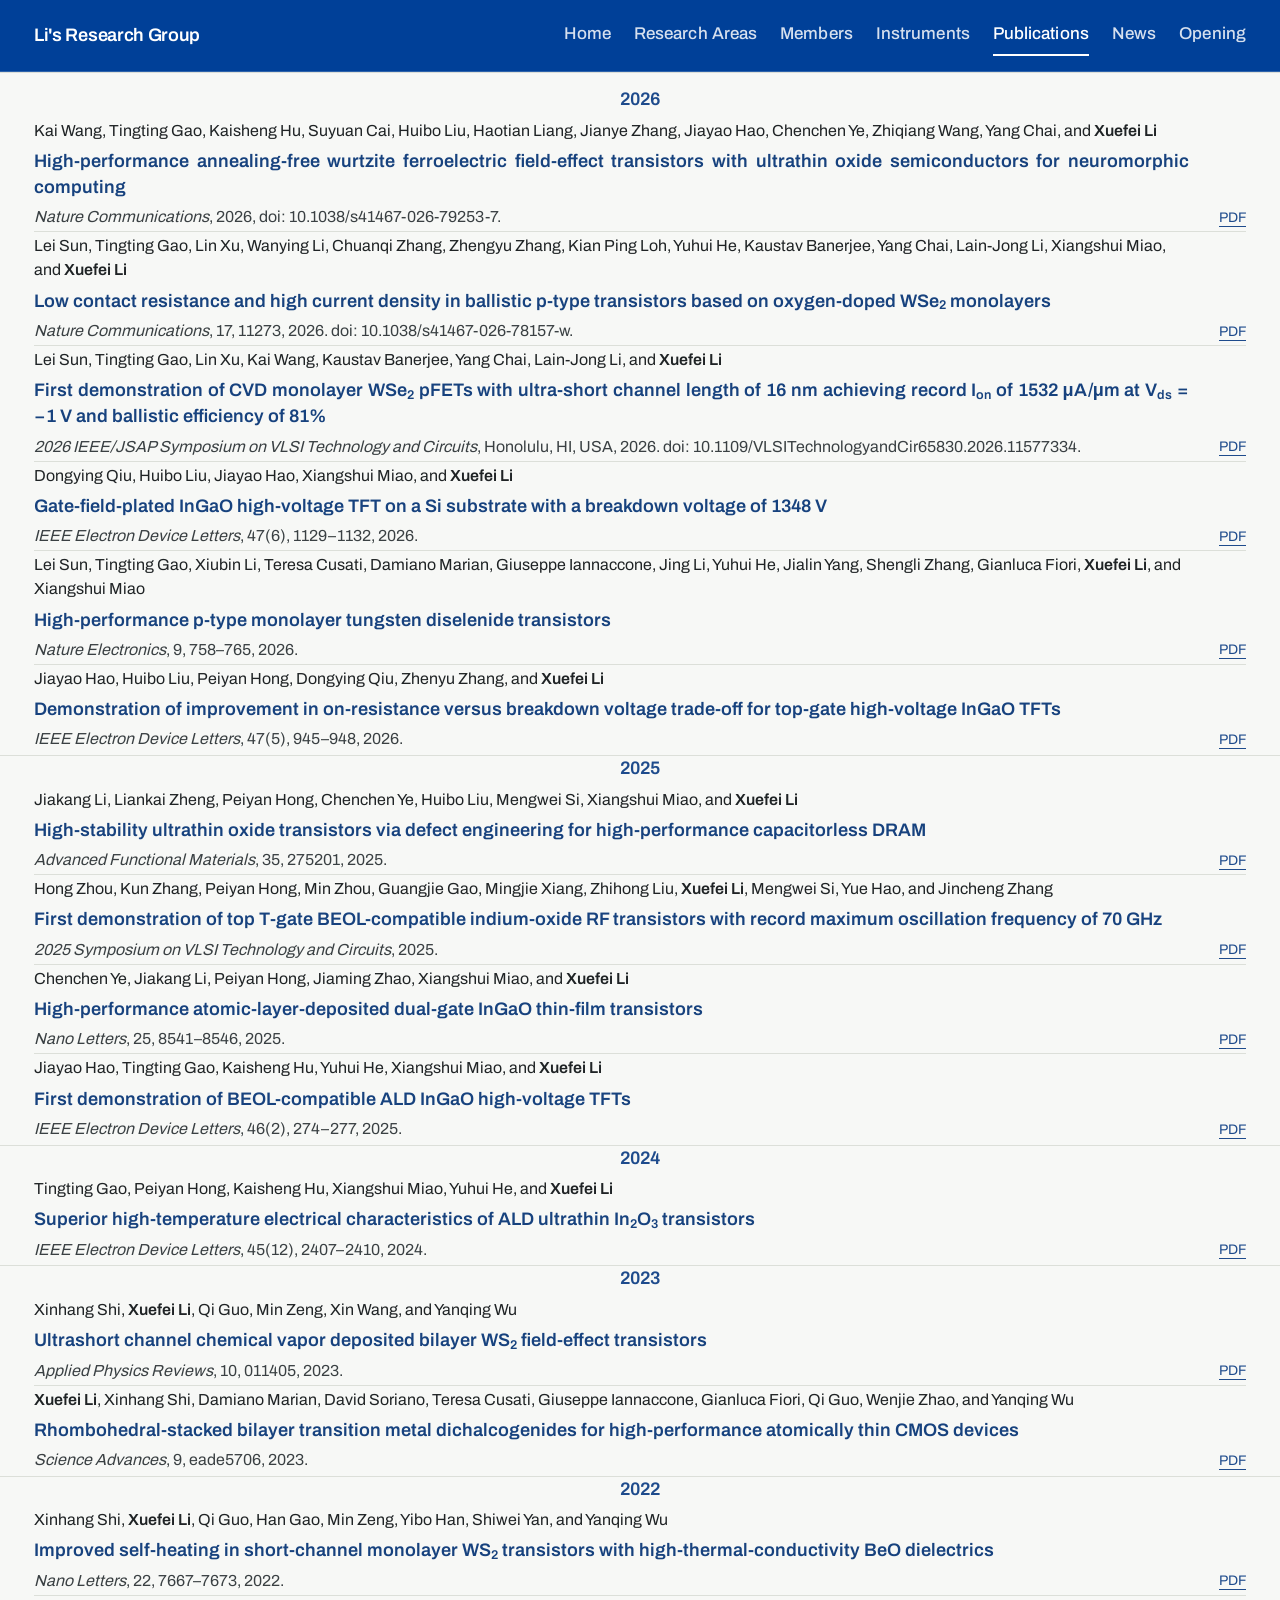
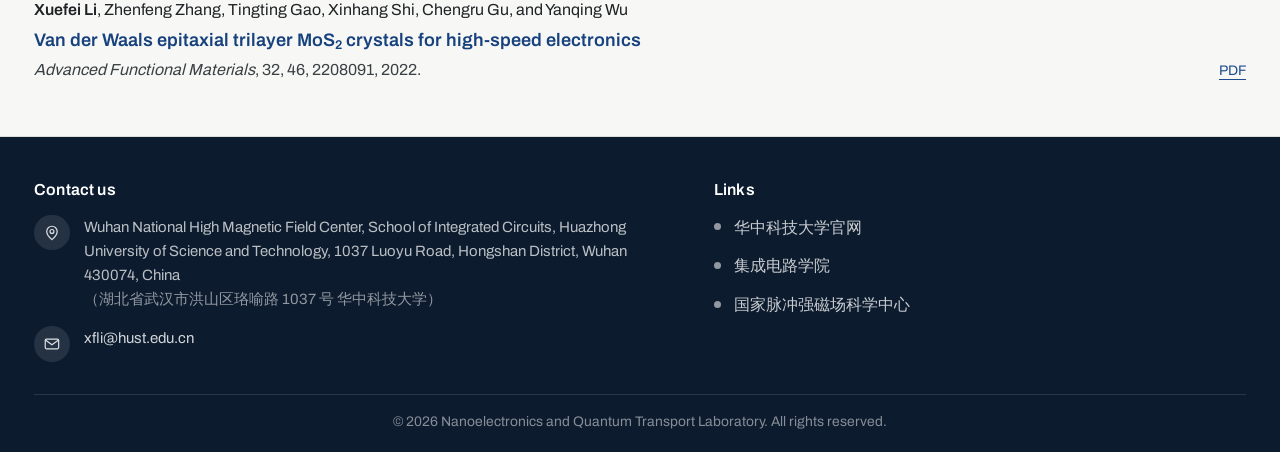
<file: publications.html>
<!DOCTYPE html>
<html lang="en">
<head>
<meta charset="utf-8">
<meta name="viewport" content="width=device-width, initial-scale=1">
<title>Publications — Li's Research Group</title>
<meta name="description" content="Publications from the Nanoelectronics and Quantum Transport Laboratory.">
  <link rel="preload" href="assets/fonts/archivo-var.woff2" as="font" type="font/woff2" crossorigin>
  <link rel="preload" href="assets/fonts/source-serif-4-var.woff2" as="font" type="font/woff2" crossorigin>
  <link rel="stylesheet" href="assets/style.css">
<link rel="canonical" href="https://electronicsgroup.github.io/publications.html">
<meta name="robots" content="index,follow,max-image-preview:large">
<meta property="og:type" content="website">
<meta property="og:site_name" content="Li's Research Group">
<meta property="og:locale" content="en_US">
<meta property="og:title" content="Publications — Li&#x27;s Research Group">
<meta property="og:description" content="Publications from the Nanoelectronics and Quantum Transport Laboratory.">
<meta property="og:url" content="https://electronicsgroup.github.io/publications.html">
<meta property="og:image" content="https://electronicsgroup.github.io/assets/home/slide-1.jpg">
<meta name="twitter:card" content="summary_large_image">
<script type="application/ld+json">{"@context":"https://schema.org","@type":"Organization","name":"Li's Research Group","alternateName":["李学飞课题组","Nanoelectronics and Quantum Transport Laboratory","NQTL"],"url":"https://electronicsgroup.github.io/","description":"Publications from the Nanoelectronics and Quantum Transport Laboratory.","parentOrganization":{"@type":"CollegeOrUniversity","name":"Huazhong University of Science and Technology","alternateName":"华中科技大学"},"founder":{"@type":"Person","name":"李学飞","alternateName":"Xuefei LI"},"address":{"@type":"PostalAddress","addressLocality":"Wuhan","addressRegion":"Hubei","addressCountry":"CN"}}</script>
<!-- 站长验证：把 Google / Bing / 百度提供的 meta 验证标签粘贴到此处 -->
</head>
<body class="page-publications">
<a class="skip" href="#main">Skip to content</a>

<header class="site-header">
  <div class="wrap">
    <a class="brand" href="index.html">
      <span class="brand-name">Li's Research Group</span>
    </a>
    <button class="nav-toggle" aria-expanded="false" aria-controls="site-nav">Menu</button>
    <nav class="site-nav" id="site-nav" aria-label="Main">
      <ul>
        <li><a href="index.html">Home</a></li>
        <li><a href="research.html">Research Areas</a></li>
        <li><a href="members.html">Members</a></li>
        <li class="nav-item nav-item--has-sub">
          <a href="instruments.html">Instruments</a>
          <ul class="nav-sub">
            <li><a href="instruments.html#materials">Materials growth</a></li>
            <li><a href="instruments.html#fabrication">Micro- and nanofabrication</a></li>
            <li><a href="instruments.html#characterization">Device characterization</a></li>
          </ul>
        </li>
        <li><a href="publications.html" aria-current="page">Publications</a></li>
        <li><a href="news.html">News</a></li><li><a href="opening.html">Opening</a></li>
      </ul>
    </nav>
  </div>
</header>

<main id="main">
<h1 class="seo-h1">Publications — Li&#x27;s Research Group</h1>

  <section class="section">
    <div class="wrap section-grid">
      <h2 class="section-label section-label--year">2026</h2>
      <div>
        <!-- pubs:2026 -->
        <ul class="entries">          <li class="entry">
            <p class="entry-authors">Kai Wang, Tingting Gao, Kaisheng Hu, Suyuan Cai, Huibo Liu, Haotian Liang, Jianye Zhang, Jiayao Hao, Chenchen Ye, Zhiqiang Wang, Yang Chai, and <strong>Xuefei Li</strong></p>
            <h3 class="entry-title"><a href="https://doi.org/10.1038/s41467-026-79253-7">High-performance annealing-free wurtzite ferroelectric field-effect transistors with ultrathin oxide semiconductors for neuromorphic computing</a></h3>
            <p class="entry-venue"><em>Nature Communications</em>, 2026, doi: 10.1038/s41467-026-79253-7.</p>
            <p class="entry-links"><a href="assets/papers/2026-alscn-fefet.pdf">PDF</a></p>
          </li>
          <li class="entry">
            <p class="entry-authors">Lei Sun, Tingting Gao, Lin Xu, Wanying Li, Chuanqi Zhang, Zhengyu Zhang, Kian Ping Loh, Yuhui He, Kaustav Banerjee, Yang Chai, Lain-Jong Li, Xiangshui Miao, and <strong>Xuefei Li</strong></p>
            <h3 class="entry-title"><a href="https://doi.org/10.1038/s41467-026-78157-w">Low contact resistance and high current density in ballistic p-type transistors based on oxygen-doped WSe<sub>2</sub> monolayers</a></h3>
            <p class="entry-venue"><em>Nature Communications</em>, 17, 11273, 2026. doi: 10.1038/s41467-026-78157-w.</p>
            <p class="entry-links"><a href="assets/papers/2026-wse2-ballistic-nat-com.pdf">PDF</a></p>
          </li>
          <li class="entry">
            <p class="entry-authors">Lei Sun, Tingting Gao, Lin Xu, Kai Wang, Kaustav Banerjee, Yang Chai, Lain-Jong Li, and <strong>Xuefei Li</strong></p>
            <h3 class="entry-title"><a href="https://doi.org/10.1109/vlsitechnologyandcir65830.2026.11577334">First demonstration of CVD monolayer WSe<sub>2</sub> pFETs with ultra-short channel length of 16 nm achieving record I<sub>on</sub> of 1532 μA/μm at V<sub>ds</sub> = −1 V and ballistic efficiency of 81%</a></h3>
            <p class="entry-venue"><em>2026 IEEE/JSAP Symposium on VLSI Technology and Circuits</em>, Honolulu, HI, USA, 2026. doi: 10.1109/VLSITechnologyandCir65830.2026.11577334.</p>
            <p class="entry-links"><a href="assets/papers/2026-wse2-pfet-16nm.pdf">PDF</a></p>
          </li>
          <li class="entry">
            <p class="entry-authors">Dongying Qiu, Huibo Liu, Jiayao Hao, Xiangshui Miao, and <strong>Xuefei Li</strong></p>
            <h3 class="entry-title"><a href="https://doi.org/10.1109/led.2026.3684913">Gate-field-plated InGaO high-voltage TFT on a Si substrate with a breakdown voltage of 1348 V</a></h3>
            <p class="entry-venue"><em>IEEE Electron Device Letters</em>, 47(6), 1129–1132, 2026.</p>
            <p class="entry-links"><a href="assets/papers/2026-ingao-gfp-1348v.pdf">PDF</a></p>
          </li>
          <li class="entry">
            <p class="entry-authors">Lei Sun, Tingting Gao, Xiubin Li, Teresa Cusati, Damiano Marian, Giuseppe Iannaccone, Jing Li, Yuhui He, Jialin Yang, Shengli Zhang, Gianluca Fiori, <strong>Xuefei Li</strong>, and Xiangshui Miao</p>
            <h3 class="entry-title"><a href="https://doi.org/10.1038/s41928-026-01637-w">High-performance p-type monolayer tungsten diselenide transistors</a></h3>
            <p class="entry-venue"><em>Nature Electronics</em>, 9, 758–765, 2026.</p>
            <p class="entry-links"><a href="assets/papers/2026-wse2-p-type-nat-electron.pdf">PDF</a></p>
          </li>
          <li class="entry">
            <p class="entry-authors">Jiayao Hao, Huibo Liu, Peiyan Hong, Dongying Qiu, Zhenyu Zhang, and <strong>Xuefei Li</strong></p>
            <h3 class="entry-title"><a href="https://doi.org/10.1109/led.2026.3678523">Demonstration of improvement in on-resistance versus breakdown voltage trade-off for top-gate high-voltage InGaO TFTs</a></h3>
            <p class="entry-venue"><em>IEEE Electron Device Letters</em>, 47(5), 945–948, 2026.</p>
            <p class="entry-links"><a href="assets/papers/2026-ingao-hv-tft-tradeoff.pdf">PDF</a></p>
          </li>
</ul>
      </div>
    </div>
  </section>

  <section class="section">
    <div class="wrap section-grid">
      <h2 class="section-label section-label--year">2025</h2>
      <div>
        <!-- pubs:2025 -->
        <ul class="entries">          <li class="entry">
            <p class="entry-authors">Jiakang Li, Liankai Zheng, Peiyan Hong, Chenchen Ye, Huibo Liu, Mengwei Si, Xiangshui Miao, and <strong>Xuefei Li</strong></p>
            <h3 class="entry-title"><a href="https://doi.org/10.1002/adfm.202514194">High-stability ultrathin oxide transistors via defect engineering for high-performance capacitorless DRAM</a></h3>
            <p class="entry-venue"><em>Advanced Functional Materials</em>, 35, 275201, 2025.</p>
            <p class="entry-links"><a href="assets/papers/2025-oxide-dram-defect-engineering.pdf">PDF</a></p>
          </li>
          <li class="entry">
            <p class="entry-authors">Hong Zhou, Kun Zhang, Peiyan Hong, Min Zhou, Guangjie Gao, Mingjie Xiang, Zhihong Liu, <strong>Xuefei Li</strong>, Mengwei Si, Yue Hao, and Jincheng Zhang</p>
            <h3 class="entry-title"><a href="https://doi.org/10.23919/vlsitechnologyandcir65189.2025.11074889">First demonstration of top T-gate BEOL-compatible indium-oxide RF transistors with record maximum oscillation frequency of 70 GHz</a></h3>
            <p class="entry-venue"><em>2025 Symposium on VLSI Technology and Circuits</em>, 2025.</p>
            <p class="entry-links"><a href="assets/papers/2025-in2o3-rf-t-gate.pdf">PDF</a></p>
          </li>
          <li class="entry">
            <p class="entry-authors">Chenchen Ye, Jiakang Li, Peiyan Hong, Jiaming Zhao, Xiangshui Miao, and <strong>Xuefei Li</strong></p>
            <h3 class="entry-title"><a href="https://doi.org/10.1021/acs.nanolett.5c01059">High-performance atomic-layer-deposited dual-gate InGaO thin-film transistors</a></h3>
            <p class="entry-venue"><em>Nano Letters</em>, 25, 8541–8546, 2025.</p>
            <p class="entry-links"><a href="assets/papers/2025-ingao-dual-gate-tft.pdf">PDF</a></p>
          </li>
          <li class="entry">
            <p class="entry-authors">Jiayao Hao, Tingting Gao, Kaisheng Hu, Yuhui He, Xiangshui Miao, and <strong>Xuefei Li</strong></p>
            <h3 class="entry-title"><a href="https://doi.org/10.1109/led.2024.3513395">First demonstration of BEOL-compatible ALD InGaO high-voltage TFTs</a></h3>
            <p class="entry-venue"><em>IEEE Electron Device Letters</em>, 46(2), 274–277, 2025.</p>
            <p class="entry-links"><a href="assets/papers/2025-ingao-hv-tft-beol.pdf">PDF</a></p>
          </li>
</ul>
      </div>
    </div>
  </section>

  <section class="section">
    <div class="wrap section-grid">
      <h2 class="section-label section-label--year">2024</h2>
      <div>
        <!-- pubs:2024 -->
        <ul class="entries">
          <li class="entry">
            <p class="entry-authors">Tingting Gao, Peiyan Hong, Kaisheng Hu, Xiangshui Miao, Yuhui He, and <strong>Xuefei Li</strong></p>
            <h3 class="entry-title"><a href="https://doi.org/10.1109/led.2024.3471634">Superior high-temperature electrical characteristics of ALD ultrathin In<sub>2</sub>O<sub>3</sub> transistors</a></h3>
            <p class="entry-venue"><em>IEEE Electron Device Letters</em>, 45(12), 2407–2410, 2024.</p>
            <p class="entry-links"><a href="assets/papers/2024-in2o3-high-temperature.pdf">PDF</a></p>
          </li>
        </ul>
      </div>
    </div>
  </section>

  <section class="section">
    <div class="wrap section-grid">
      <h2 class="section-label section-label--year">2023</h2>
      <div>
        <!-- pubs:2023 -->
        <ul class="entries">          <li class="entry">
            <p class="entry-authors">Xinhang Shi, <strong>Xuefei Li</strong>, Qi Guo, Min Zeng, Xin Wang, and Yanqing Wu</p>
            <h3 class="entry-title"><a href="https://doi.org/10.1063/5.0119375">Ultrashort channel chemical vapor deposited bilayer WS<sub>2</sub> field-effect transistors</a></h3>
            <p class="entry-venue"><em>Applied Physics Reviews</em>, 10, 011405, 2023.</p>
            <p class="entry-links"><a href="assets/papers/2023-ws2-ultrashort-channel.pdf">PDF</a></p>
          </li>
          <li class="entry">
            <p class="entry-authors"><strong>Xuefei Li</strong>, Xinhang Shi, Damiano Marian, David Soriano, Teresa Cusati, Giuseppe Iannaccone, Gianluca Fiori, Qi Guo, Wenjie Zhao, and Yanqing Wu</p>
            <h3 class="entry-title"><a href="https://doi.org/10.1126/sciadv.ade5706">Rhombohedral-stacked bilayer transition metal dichalcogenides for high-performance atomically thin CMOS devices</a></h3>
            <p class="entry-venue"><em>Science Advances</em>, 9, eade5706, 2023.</p>
            <p class="entry-links"><a href="assets/papers/2023-rhombohedral-tmd-cmos.pdf">PDF</a></p>
          </li>
</ul>
      </div>
    </div>
  </section>

  <section class="section">
    <div class="wrap section-grid">
      <h2 class="section-label section-label--year">2022</h2>
      <div>
        <!-- pubs:2022 -->
        <ul class="entries">          <li class="entry">
            <p class="entry-authors">Xinhang Shi, <strong>Xuefei Li</strong>, Qi Guo, Han Gao, Min Zeng, Yibo Han, Shiwei Yan, and Yanqing Wu</p>
            <h3 class="entry-title"><a href="https://doi.org/10.1021/acs.nanolett.2c02901">Improved self-heating in short-channel monolayer WS<sub>2</sub> transistors with high-thermal-conductivity BeO dielectrics</a></h3>
            <p class="entry-venue"><em>Nano Letters</em>, 22, 7667–7673, 2022.</p>
            <p class="entry-links"><a href="assets/papers/2022-ws2-beo-self-heating.pdf">PDF</a></p>
          </li>
          <li class="entry">
            <p class="entry-authors"><strong>Xuefei Li</strong>, Zhenfeng Zhang, Tingting Gao, Xinhang Shi, Chengru Gu, and Yanqing Wu</p>
            <h3 class="entry-title"><a href="https://doi.org/10.1002/adfm.202208091">Van der Waals epitaxial trilayer MoS<sub>2</sub> crystals for high-speed electronics</a></h3>
            <p class="entry-venue"><em>Advanced Functional Materials</em>, 32, 46, 2208091, 2022.</p>
            <p class="entry-links"><a href="assets/papers/2022-mos2-trilayer-epitaxy.pdf">PDF</a></p>
          </li>
</ul>
      </div>
    </div>
  </section>

</main>
  <footer class="site-footer">
    <div class="wrap footer-grid">
      <div class="footer-col">
        <h2 class="footer-title">Contact us</h2>
        <ul class="footer-contact">
          <li>
            <span class="footer-ico"><svg viewBox="0 0 24 24" aria-hidden="true"><path d="M12 21s7-6.1 7-11a7 7 0 1 0-14 0c0 4.9 7 11 7 11Z" fill="none" stroke="currentColor" stroke-width="1.6"/><circle cx="12" cy="10" r="2.6" fill="none" stroke="currentColor" stroke-width="1.6"/></svg></span>
            <span>Wuhan National High Magnetic Field Center, School of Integrated Circuits, Huazhong University of Science and Technology, 1037 Luoyu Road, Hongshan District, Wuhan 430074, China<br><span class="footer-cn">（湖北省武汉市洪山区珞喻路 1037 号 华中科技大学）</span></span>
          </li>
          <li>
            <span class="footer-ico"><svg viewBox="0 0 24 24" aria-hidden="true"><rect x="3" y="5.5" width="18" height="13" rx="1.6" fill="none" stroke="currentColor" stroke-width="1.6"/><path d="M3.6 7l8.4 6 8.4-6" fill="none" stroke="currentColor" stroke-width="1.6"/></svg></span>
            <a href="mailto:xfli@hust.edu.cn">xfli@hust.edu.cn</a>
          </li>
        </ul>
      </div>
      <div class="footer-col">
        <h2 class="footer-title">Links</h2>
        <ul class="footer-list footer-list--links">
          <li><a href="https://www.hust.edu.cn" target="_blank" rel="noopener">华中科技大学官网</a></li>
          <li><a href="https://ic.hust.edu.cn" target="_blank" rel="noopener">集成电路学院</a></li>
          <li><a href="https://whmfc.hust.edu.cn" target="_blank" rel="noopener">国家脉冲强磁场科学中心</a></li>
        </ul>
      </div>
    </div>
    <div class="wrap footer-bottom">
      <p>&copy; 2026 Nanoelectronics and Quantum Transport Laboratory. All rights reserved.</p>
    </div>
  </footer>

<script src="assets/site.js"></script>
</body>
</html>
</file>
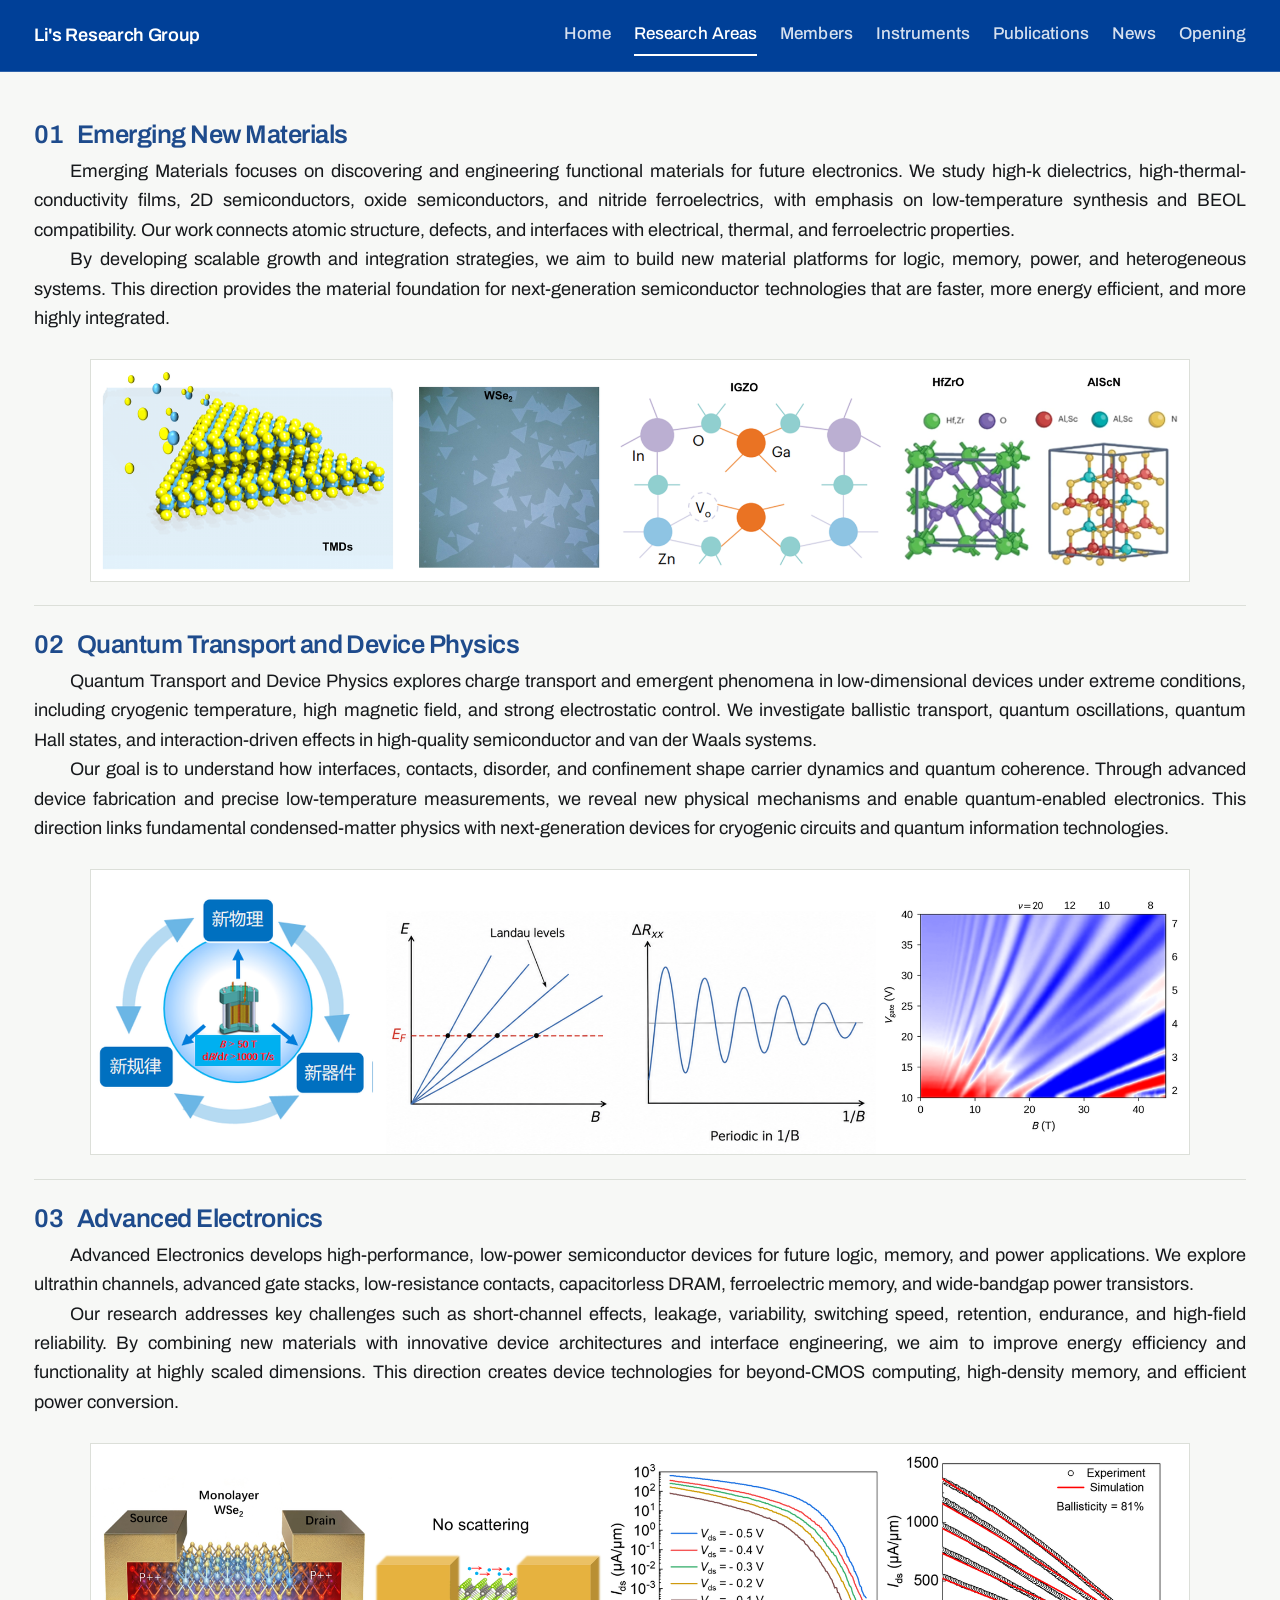
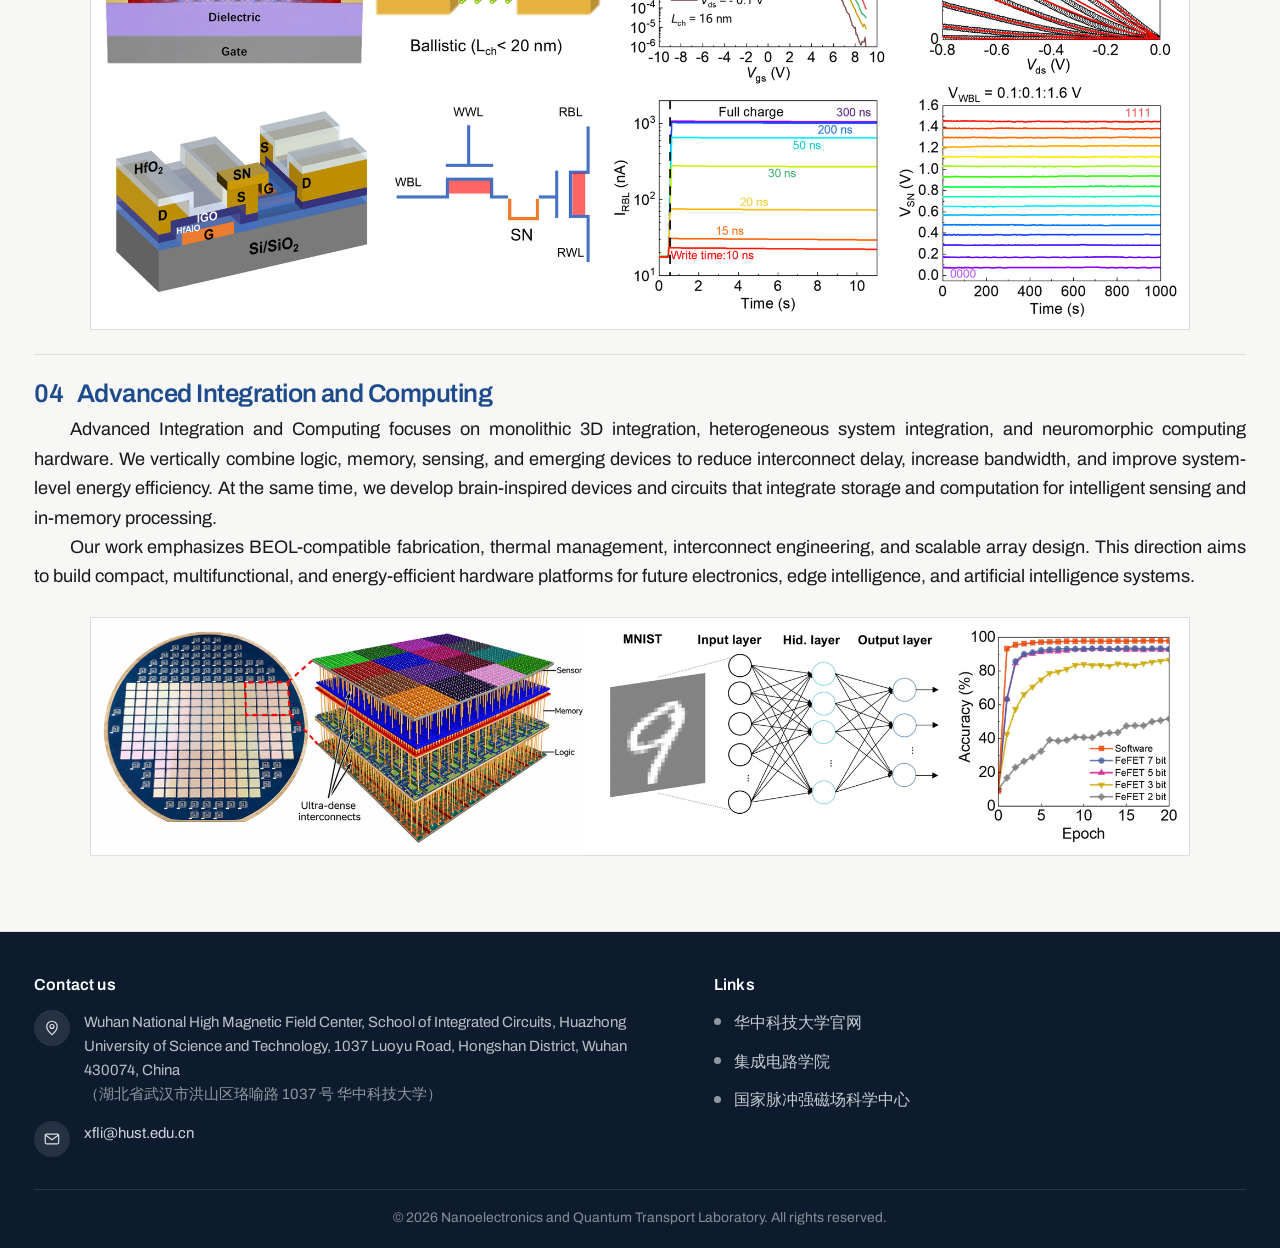
<file: research.html>
<!DOCTYPE html>
<html lang="en">
<head>
<meta charset="utf-8">
<meta name="viewport" content="width=device-width, initial-scale=1">
<title>Research Areas — Li's Research Group</title>
<meta name="description" content="Research directions of Nanoelectronics and Quantum Transport Laboratory.">
  <link rel="preload" href="assets/fonts/archivo-var.woff2" as="font" type="font/woff2" crossorigin>
  <link rel="preload" href="assets/fonts/source-serif-4-var.woff2" as="font" type="font/woff2" crossorigin>
  <link rel="stylesheet" href="assets/style.css">
<link rel="canonical" href="https://electronicsgroup.github.io/research.html">
<meta name="robots" content="index,follow,max-image-preview:large">
<meta property="og:type" content="website">
<meta property="og:site_name" content="Li's Research Group">
<meta property="og:locale" content="en_US">
<meta property="og:title" content="Research Areas — Li&#x27;s Research Group">
<meta property="og:description" content="Research directions of Nanoelectronics and Quantum Transport Laboratory.">
<meta property="og:url" content="https://electronicsgroup.github.io/research.html">
<meta property="og:image" content="https://electronicsgroup.github.io/assets/home/slide-1.jpg">
<meta name="twitter:card" content="summary_large_image">
<script type="application/ld+json">{"@context":"https://schema.org","@type":"Organization","name":"Li's Research Group","alternateName":["李学飞课题组","Nanoelectronics and Quantum Transport Laboratory","NQTL"],"url":"https://electronicsgroup.github.io/","description":"Research directions of Nanoelectronics and Quantum Transport Laboratory.","parentOrganization":{"@type":"CollegeOrUniversity","name":"Huazhong University of Science and Technology","alternateName":"华中科技大学"},"founder":{"@type":"Person","name":"李学飞","alternateName":"Xuefei LI"},"address":{"@type":"PostalAddress","addressLocality":"Wuhan","addressRegion":"Hubei","addressCountry":"CN"}}</script>
<!-- 站长验证：把 Google / Bing / 百度提供的 meta 验证标签粘贴到此处 -->
</head>
<body class="page-research">
<a class="skip" href="#main">Skip to content</a>

<header class="site-header">
  <div class="wrap">
    <a class="brand" href="index.html">
      <span class="brand-name">Li's Research Group</span>
    </a>
    <button class="nav-toggle" aria-expanded="false" aria-controls="site-nav">Menu</button>
    <nav class="site-nav" id="site-nav" aria-label="Main">
      <ul>
        <li><a href="index.html">Home</a></li>
<li><a href="research.html" aria-current="page">Research Areas</a></li>
        <li><a href="members.html">Members</a></li>
        <li class="nav-item nav-item--has-sub">
          <a href="instruments.html">Instruments</a>
          <ul class="nav-sub">
            <li><a href="instruments.html#materials">Materials growth</a></li>
            <li><a href="instruments.html#fabrication">Micro- and nanofabrication</a></li>
            <li><a href="instruments.html#characterization">Device characterization</a></li>
          </ul>
        </li>
        <li><a href="publications.html">Publications</a></li>
        <li><a href="news.html">News</a></li><li><a href="opening.html">Opening</a></li>
      </ul>
    </nav>
  </div>
</header>

<main id="main">
<h1 class="seo-h1">Research Areas — Li&#x27;s Research Group</h1>

  <section class="section" style="border-top:0">
    <div class="wrap section-grid">
      <div aria-hidden="true"></div>
      <div>
        <article class="theme">
          <h2>Emerging New Materials</h2>
          <div class="prose">
            <p>Emerging Materials focuses on discovering and engineering functional materials for future electronics. We study high-k dielectrics, high-thermal-conductivity films, 2D semiconductors, oxide semiconductors, and nitride ferroelectrics, with emphasis on low-temperature synthesis and BEOL compatibility. Our work connects atomic structure, defects, and interfaces with electrical, thermal, and ferroelectric properties.</p>
            <p>By developing scalable growth and integration strategies, we aim to build new material platforms for logic, memory, power, and heterogeneous systems. This direction provides the material foundation for next-generation semiconductor technologies that are faster, more energy efficient, and more highly integrated.</p>
          </div>
          <figure class="theme-figure">
            <a href="assets/research/research-materials.png" target="_blank" rel="noopener">
              <img src="assets/research/research-materials.png" alt="Diagram: WSe2, InGaZnO and AlScN crystal structures" width="2000" height="402" loading="lazy" decoding="async">
            </a>
          </figure>
        </article>

        <article class="theme">
          <h2>Quantum Transport and Device Physics</h2>
          <div class="prose">
            <p>Quantum Transport and Device Physics explores charge transport and emergent phenomena in low-dimensional devices under extreme conditions, including cryogenic temperature, high magnetic field, and strong electrostatic control. We investigate ballistic transport, quantum oscillations, quantum Hall states, and interaction-driven effects in high-quality semiconductor and van der Waals systems.</p>
            <p>Our goal is to understand how interfaces, contacts, disorder, and confinement shape carrier dynamics and quantum coherence. Through advanced device fabrication and precise low-temperature measurements, we reveal new physical mechanisms and enable quantum-enabled electronics. This direction links fundamental condensed-matter physics with next-generation devices for cryogenic circuits and quantum information technologies.</p>
          </div>
          <figure class="theme-figure">
            <a href="assets/research/research-quantum.png" target="_blank" rel="noopener">
              <img src="assets/research/research-quantum.png" alt="Diagram: cryogenic quantum transport measurement with magnetic field and quantum oscillations" width="2000" height="518" loading="lazy" decoding="async">
            </a>
          </figure>
        </article>

        <article class="theme">
          <h2>Advanced Electronics</h2>
          <div class="prose">
            <p>Advanced Electronics develops high-performance, low-power semiconductor devices for future logic, memory, and power applications. We explore ultrathin channels, advanced gate stacks, low-resistance contacts, capacitorless DRAM, ferroelectric memory, and wide-bandgap power transistors.</p>
            <p>Our research addresses key challenges such as short-channel effects, leakage, variability, switching speed, retention, endurance, and high-field reliability. By combining new materials with innovative device architectures and interface engineering, we aim to improve energy efficiency and functionality at highly scaled dimensions. This direction creates device technologies for beyond-CMOS computing, high-density memory, and efficient power conversion.</p>
          </div>
          <figure class="theme-figure">
            <a href="assets/research/research-devices.png" target="_blank" rel="noopener">
              <img src="assets/research/research-devices.png" alt="Diagram: memory, logic gate and power device architectures" width="2000" height="884" loading="lazy" decoding="async">
            </a>
          </figure>
        </article>

        <article class="theme">
          <h2>Advanced Integration and Computing</h2>
          <div class="prose">
            <p>Advanced Integration and Computing focuses on monolithic 3D integration, heterogeneous system integration, and neuromorphic computing hardware. We vertically combine logic, memory, sensing, and emerging devices to reduce interconnect delay, increase bandwidth, and improve system-level energy efficiency. At the same time, we develop brain-inspired devices and circuits that integrate storage and computation for intelligent sensing and in-memory processing.</p>
            <p>Our work emphasizes BEOL-compatible fabrication, thermal management, interconnect engineering, and scalable array design. This direction aims to build compact, multifunctional, and energy-efficient hardware platforms for future electronics, edge intelligence, and artificial intelligence systems.</p>
          </div>
          <figure class="theme-figure">
            <a href="assets/research/research-integration.png" target="_blank" rel="noopener">
              <img src="assets/research/research-integration.png" alt="Diagram: 3D integration of sensing, memory and logic feeding a neuromorphic network" width="2000" height="431" loading="lazy" decoding="async">
            </a>
          </figure>
        </article>
      </div>
    </div>
  </section>


</main>
  <footer class="site-footer">
    <div class="wrap footer-grid">
      <div class="footer-col">
        <h2 class="footer-title">Contact us</h2>
        <ul class="footer-contact">
          <li>
            <span class="footer-ico"><svg viewBox="0 0 24 24" aria-hidden="true"><path d="M12 21s7-6.1 7-11a7 7 0 1 0-14 0c0 4.9 7 11 7 11Z" fill="none" stroke="currentColor" stroke-width="1.6"/><circle cx="12" cy="10" r="2.6" fill="none" stroke="currentColor" stroke-width="1.6"/></svg></span>
            <span>Wuhan National High Magnetic Field Center, School of Integrated Circuits, Huazhong University of Science and Technology, 1037 Luoyu Road, Hongshan District, Wuhan 430074, China<br><span class="footer-cn">（湖北省武汉市洪山区珞喻路 1037 号 华中科技大学）</span></span>
          </li>
          <li>
            <span class="footer-ico"><svg viewBox="0 0 24 24" aria-hidden="true"><rect x="3" y="5.5" width="18" height="13" rx="1.6" fill="none" stroke="currentColor" stroke-width="1.6"/><path d="M3.6 7l8.4 6 8.4-6" fill="none" stroke="currentColor" stroke-width="1.6"/></svg></span>
            <a href="mailto:xfli@hust.edu.cn">xfli@hust.edu.cn</a>
          </li>
        </ul>
      </div>
      <div class="footer-col">
        <h2 class="footer-title">Links</h2>
        <ul class="footer-list footer-list--links">
          <li><a href="https://www.hust.edu.cn" target="_blank" rel="noopener">华中科技大学官网</a></li>
          <li><a href="https://ic.hust.edu.cn" target="_blank" rel="noopener">集成电路学院</a></li>
          <li><a href="https://whmfc.hust.edu.cn" target="_blank" rel="noopener">国家脉冲强磁场科学中心</a></li>
        </ul>
      </div>
    </div>
    <div class="wrap footer-bottom">
      <p>&copy; 2026 Nanoelectronics and Quantum Transport Laboratory. All rights reserved.</p>
    </div>
  </footer>

<script src="assets/site.js"></script>
</body>
</html>
</file>
<file: assets/style.css>
/* ---------- fonts: self-hosted, latin subset, variable 400-600 ---------- */

@font-face {
  font-family: 'Archivo';
  font-style: normal;
  font-weight: 400 600;
  font-display: swap;
  src: url(fonts/archivo-var.woff2) format('woff2');
  unicode-range: U+0000-00FF, U+0131, U+0152-0153, U+02BB-02BC, U+02C6, U+02DA, U+02DC, U+0304, U+0308, U+0329, U+2000-206F, U+20AC, U+2122, U+2191, U+2193, U+2212, U+2215, U+FEFF, U+FFFD;
}

@font-face {
  font-family: 'Source Serif 4';
  font-style: normal;
  font-weight: 400 600;
  font-display: swap;
  src: url(fonts/source-serif-4-var.woff2) format('woff2');
  unicode-range: U+0000-00FF, U+0131, U+0152-0153, U+02BB-02BC, U+02C6, U+02DA, U+02DC, U+0304, U+0308, U+0329, U+2000-206F, U+20AC, U+2122, U+2191, U+2193, U+2212, U+2215, U+FEFF, U+FFFD;
}

/* ============================================================
   Li's Research Group — template stylesheet
   Palette: paper / ink / mute / rule / oxide violet (single accent)
   Type:    Archivo (structure, UI) + Source Serif 4 (reading)
   ============================================================ */

:root {
  --paper: #F7F8F6;
  --ink: #16181B;
  --mute: #3A4043;
  --rule: #DCDFD9;
  --rule-strong: #C4C8C1;
  --accent: #1E4B8C;
  --accent-soft: #E7EEF9;
  --photo: #E6E8E2;

  --wrap: 82rem;
  --gutter: 2rem;
  --label-col: 170px;
  --label-gap: clamp(1.5rem, 4vw, 3.5rem);
  --section-pad: clamp(2.75rem, 5.5vw, 4.5rem);
}

/* ---------- reset ---------- */

*,
*::before,
*::after { box-sizing: border-box; }

html {
  font-size: clamp(100%, calc(76.25% + 0.38vw), 132%);
  -webkit-text-size-adjust: 100%;
  scroll-padding-top: 5.5rem;
}

body {
  margin: 0;
  background: var(--paper);
  color: var(--ink);
  /* Times New Roman before Georgia on purpose: Georgia defaults to old-style
     figures, so if the webfont ever fails the numbers would sink below the
     baseline while the letters stay put */
  font-family: Archivo, -apple-system, "Segoe UI", Helvetica, Arial, sans-serif;
  font-size: 1.0625rem;
  line-height: 1.62;
  font-optical-sizing: auto;
  /* Source Serif defaults to tabular figures, which leaves a wide gap around
     every 1 — proportional lining figures sit correctly in running text.
     lining-nums is explicit so no fallback font can drop the digits below
     the baseline. */
  font-variant-numeric: lining-nums proportional-nums;
  -webkit-font-smoothing: antialiased;
}

h1, h2, h3, h4 {
  font-family: Archivo, "Helvetica Neue", Arial, sans-serif;
  font-weight: 600;
  color: var(--accent);
  letter-spacing: -0.02em;
  line-height: 1.14;
  margin: 0;
}

p { margin: 0 0 1em; }
p:last-child { margin-bottom: 0; }

img, svg { max-width: 100%; }
img { display: block; }

/* chemical subscripts: smaller and lowered, but the line box must not grow */
sub, sup { font-size: 0.7em; line-height: 0; position: relative; vertical-align: baseline; }
sub { bottom: -0.22em; }
sup { top: -0.42em; }

a { color: inherit; text-decoration-color: var(--rule-strong); text-underline-offset: 0.18em; }
/* Addresses read as plain text everywhere; underline appears on hover. */
a[href^="mailto:"] { text-decoration: none; }
a[href^="mailto:"]:hover,
a[href^="mailto:"]:focus-visible { text-decoration: underline; text-decoration-color: var(--accent); color: var(--accent); }
a:hover { text-decoration-color: var(--accent); color: var(--accent); }

ul, ol { margin: 0 0 1em; padding-left: 1.15em; }

:focus-visible {
  outline: 2px solid var(--accent);
  outline-offset: 3px;
  border-radius: 1px;
}

.skip {
  position: absolute;
  left: -9999px;
  top: 0;
  background: var(--paper);
  padding: 0.75rem 1rem;
  font-family: Archivo, sans-serif;
  font-size: 0.875rem;
  z-index: 50;
}
.skip:focus { left: 1rem; top: 1rem; }

/* ---------- layout ---------- */

.wrap {
  width: min(var(--wrap), 100% - var(--gutter) * 2);
  margin-inline: auto;
}

@media (max-width: 640px) {
  :root { --gutter: 1.25rem; }
}

.prose { max-width: 64ch; }
.prose p { max-width: 64ch; }

.small {
  font-family: Archivo, "Helvetica Neue", Arial, sans-serif;
  font-size: 0.8125rem;
  line-height: 1.55;
  color: var(--mute);
}

.lead {
  font-size: clamp(1.0625rem, 1.5vw, 1.1875rem);
  line-height: 1.55;
  max-width: 42ch;
  color: #2A2E31;
}

/* ---------- header ---------- */

.site-header {
  position: sticky;
  top: 0;
  z-index: 30;
  background: #004098;
  border-bottom: 1px solid rgba(255,255,255,.18);
}

.site-header .wrap {
  display: flex;
  align-items: center;
  justify-content: space-between;
  gap: 2rem;
  padding-block: 0.85rem;
}

.brand {
  display: flex;
  align-items: center;
  gap: 0.9rem;
  text-decoration: none;
  color: #fff;
}
.brand-mark {
  display: block;
  width: auto;
  height: 34px;
}
.brand-divider {
  flex: none;
  width: 1px;
  height: 26px;
  background: var(--rule);
}
.brand:hover { color: #fff; }
.brand-name {
  display: block;
  color: #fff;
  font-family: Archivo, sans-serif;
  font-weight: 600;
  font-size: 1.0625rem;
  letter-spacing: -0.018em;
  line-height: 1.3;
}
.site-nav ul {
  display: flex;
  align-items: center;
  gap: clamp(0.9rem, 1.8vw, 1.75rem);
  list-style: none;
  margin: 0;
  padding: 0;
}

.site-nav a {
  display: inline-block;
  font-family: Archivo, sans-serif;
  font-size: 0.875rem;
  font-weight: 500;
  letter-spacing: 0.005em;
  color: rgba(255,255,255,.84);
  text-decoration: none;
  white-space: nowrap;
  padding-block: 0.35rem;
  border-bottom: 2px solid transparent;
}
.site-nav a:hover { color: #fff; border-bottom-color: #fff; }
.site-nav a[aria-current="page"] { color: #fff; border-bottom-color: #fff; }

.nav-toggle {
  display: none;
  font-family: Archivo, sans-serif;
  font-size: 0.8125rem;
  font-weight: 500;
  color: #fff;
  background: none;
  border: 1px solid rgba(255,255,255,.5);
  padding: 0.45rem 0.8rem;
  cursor: pointer;
}
.nav-toggle:hover { border-color: #fff; }

@media (max-width: 860px) {
  .site-header .wrap { flex-wrap: wrap; gap: 0.75rem; }
  .nav-toggle { display: block; }
  .site-nav {
    flex-basis: 100%;
    display: none;
  }
  .site-nav.is-open { display: block; }
  .site-nav ul {
    flex-direction: column;
    align-items: flex-start;
    gap: 0;
    padding-bottom: 0.75rem;
  }
  .site-nav li { width: 100%; border-top: 1px solid rgba(255,255,255,.18); }
  .site-nav a {
    display: block;
    padding-block: 0.7rem;
    border-bottom: 0;
  }
  .site-nav a[aria-current="page"] { color: #fff; }
}

/* ---------- hero (home) ---------- */

.hero {
  position: relative;
  isolation: isolate;
  overflow: hidden;
  text-align: center;
  color: #fff;
  background-color: #2C5DA8;
  padding-block: clamp(3.75rem, 10vw, 7rem);
}

.hero-inner { position: relative; }

.hero-wafer {
  position: absolute;
  left: 50%;
  top: 50%;
  transform: translate(-50%, -50%);
  width: min(880px, 126vw);
  height: auto;
  opacity: 0.02;
  z-index: -1;
  pointer-events: none;
}

.hero-welcome {
  font-family: Archivo, sans-serif;
  font-size: clamp(1.0625rem, 1.9vw, 1.375rem);
  font-weight: 500;
  letter-spacing: 0.01em;
  color: rgba(255, 255, 255, 0.72);
  margin: 0 0 0.85rem;
}

.hero h1 {
  max-width: 40ch;
  margin: 0 auto;
  font-size: clamp(1.8rem, 4.2vw, 3.1rem);
  line-height: 1.06;
  letter-spacing: -0.03em;
  color: #fff;
  text-wrap: balance;
}

.h1-abbr { white-space: nowrap; }

.hero-affil {
  margin: 1.6rem 0 0;
  font-family: Archivo, sans-serif;
  font-size: clamp(0.875rem, 1.3vw, 0.9375rem);
  line-height: 1.7;
  color: rgba(255, 255, 255, 0.62);
}

.hero-lead {
  max-width: 54ch;
  margin: 2.05rem auto 0;
  font-size: clamp(1.0625rem, 1.5vw, 1.1875rem);
  line-height: 1.6;
  color: rgba(255, 255, 255, 0.82);
  text-wrap: pretty;
}

.hero-open {
  margin: 2.05rem 0 0;
  font-family: Archivo, sans-serif;
  font-size: 0.9375rem;
  font-weight: 600;
  letter-spacing: 0.004em;
  color: #fff;
}

.hero-open a {
  white-space: nowrap;
  color: #fff;
  text-decoration: underline;
  text-decoration-thickness: 1px;
  text-decoration-color: rgba(255, 255, 255, 0.5);
}
.hero-open a:hover { color: #fff; text-decoration-color: #fff; }

.hero-cta { margin: 2.4rem 0 0; }

.btn {
  display: inline-flex;
  align-items: center;
  gap: 0.55rem;
  background: #fff;
  color: var(--accent);
  font-family: Archivo, sans-serif;
  font-size: 0.9375rem;
  font-weight: 600;
  letter-spacing: -0.005em;
  text-decoration: none;
  padding: 0.85rem 1.55rem;
  border-radius: 4px;
}

.btn:hover {
  color: #17335F;
  background: #EAF1FB;
  text-decoration: none;
}

.btn .arrow {
  display: inline-block;
  transition: transform 0.2s ease;
}
.btn:hover .arrow { transform: translateX(3px); }

/* wafer watermark animation */

.hero-wafer .scan { opacity: 0; }

@media (prefers-reduced-motion: no-preference) {
  .hero-welcome,
  .hero h1,
  .hero-affil,
  .hero-lead,
  .hero-open,
  .hero-cta {
    animation: hero-in 0.75s cubic-bezier(0.2, 0.65, 0.3, 1) both;
  }
  .hero h1      { animation-delay: 0.06s; }
  .hero-affil   { animation-delay: 0.13s; }
  .hero-lead    { animation-delay: 0.19s; }
  .hero-open    { animation-delay: 0.25s; }
  .hero-cta     { animation-delay: 0.31s; }

  .hero-wafer .scan { animation: scan 1.9s cubic-bezier(0.32, 0.6, 0.35, 1) 0.7s both; }
}

@keyframes hero-in {
  from { opacity: 0; transform: translateY(8px); }
  to   { opacity: 1; transform: none; }
}

@keyframes scan {
  0%   { opacity: 0; transform: translateX(0); }
  18%  { opacity: 1; }
  82%  { opacity: 0.8; }
  100% { opacity: 0; transform: translateX(520px); }
}

@media (max-width: 640px) {
  .hero { padding-block: clamp(3rem, 12vw, 4.5rem) clamp(3.5rem, 13vw, 5rem); }
  .hero h1 {
    max-width: none;
    font-size: clamp(1.55rem, 6.6vw, 2rem);
    letter-spacing: -0.022em;
    text-wrap: normal;
  }
  .hero-wafer { width: 118vw; }
  .btn { padding: 0.8rem 1.35rem; }
}

/* ---------- sections: label column + content ---------- */

.section {
  border-top: 1px solid var(--rule);
  padding-block: var(--section-pad);
}

.section-grid {
  display: grid;
  grid-template-columns: var(--label-col) minmax(0, 1fr);
  gap: var(--label-gap);
}

/* members page: the group heading sits above its grid instead of in a
   left-hand label column */
.page-members .section-grid {
  grid-template-columns: minmax(0, 1fr);
  gap: 1.35rem;
}
/* The centred group headings already carry their own divider; a second
   full-width border on every section reads as a duplicate rule. */
.page-instruments .section {
  border-top: 0;
  padding-block: 0 1.4rem;
}
.page-instruments .section-grid {
  grid-template-columns: minmax(0, 1fr);
  gap: 2rem;
  padding-top: 0;
}
.page-members .section-label {
  font-size: 0.9375rem;
  font-weight: 600;
  color: var(--ink);
  letter-spacing: -0.01em;
  padding-top: 0;
}
/* instruments page: group headings are larger and centred, so they read as
   section dividers rather than as one more line of text */
.page-instruments .section-label {
  display: flex;
  align-items: center;
  gap: 1.75rem;
  font-size: 1.75rem;
  font-weight: 600;
  color: var(--ink);
  letter-spacing: -0.025em;
  line-height: 1.15;
  text-align: center;
  padding-top: 0;
}
/* thin rules either side anchor the centred heading, so it reads as a
   section divider instead of a stray line floating mid-page */
.page-instruments .section-label::before,
.page-instruments .section-label::after {
  content: "";
  flex: 1 1 auto;
  height: 1px;
  background: #D7DAD4;
}

.section-grid > * { min-width: 0; }

.section-label {
  font-family: Archivo, sans-serif;
  font-size: 0.8125rem;
  font-weight: 500;
  line-height: 1.5;
  letter-spacing: 0.01em;
  color: var(--mute);
  margin: 0;
  padding-top: 0.35rem;
}

/* Year groups sit close together; the stacked section padding was too airy. */
.page-publications .section { padding-block: 0.65rem 0.85rem; }

.section-label--year {
  color: var(--accent);
  font-size: 1.0625rem;
  font-weight: 600;
  letter-spacing: -0.01em;
  padding-top: 0;
}

/* group headings on the instruments page sit at the same weight and
   scale as the instrument names they introduce */
.section-label--strong {
  color: var(--accent);
  font-size: 1.0625rem;
  font-weight: 600;
  line-height: 1.14;
  letter-spacing: -0.02em;
  padding-top: 0;
}

@media (max-width: 800px) {
  .section-grid { grid-template-columns: 1fr; gap: 1.25rem; }
  .section-label {
    font-size: 1.0625rem;
    color: var(--accent);
    font-weight: 600;
    letter-spacing: -0.01em;
    padding-top: 0;
  }
}

/* research list on home */

.research-list {
  display: grid;
  grid-template-columns: repeat(2, minmax(0, 1fr));
  gap: 1.75rem 2.5rem;
  list-style: none;
  margin: 0;
  padding: 0;
}

.research-list h3 {
  font-size: 1rem;
  font-weight: 600;
  letter-spacing: -0.01em;
  margin-bottom: 0.35rem;
}

.research-list p {
  font-size: 0.9688rem;
  line-height: 1.55;
  color: var(--mute);
  margin: 0;
}

@media (max-width: 640px) {
  .research-list { grid-template-columns: 1fr; gap: 1.5rem; }
}

/* ---------- facts list ---------- */

.facts {
  display: grid;
  grid-template-columns: minmax(7rem, max-content) minmax(0, 1fr);
  gap: 0.55rem 1.75rem;
  margin: 1.75rem 0 0;
  font-family: Archivo, sans-serif;
  font-size: 0.875rem;
  line-height: 1.5;
}
.facts dt { color: var(--mute); }
.facts dd { margin: 0; }

/* ---------- publications ---------- */

.entries { margin: 0; padding: 0; list-style: none; max-width: 74ch; }

.entry {
  display: grid;
  grid-template-columns: minmax(0, 68ch) auto;
  justify-content: start;
  gap: 0.15rem 1.75rem;
  padding-block: 0.42rem;
  border-top: 1px solid var(--rule);
}
.entry:first-child { border-top: 0; padding-top: 0; }

.entry-authors {
  grid-column: 1;
  font-family: Archivo, sans-serif;
  font-size: 0.9375rem;
  line-height: 1.5;
  color: #1F2325;          /* near-black: grey was hard to read at 15px */
  margin: 0;
}

.entry-title {
  grid-column: 1;
  font-family: Archivo, -apple-system, "Segoe UI", Helvetica, Arial, sans-serif;
  font-size: 1.0625rem;
  font-weight: 400;
  line-height: 1.45;
  letter-spacing: 0;
  margin: 0.15rem 0;
  text-align: justify;
  text-justify: inter-word;
  hyphens: auto;
}

.entry-venue {
  grid-column: 1;
  font-size: 0.9375rem;
  line-height: 1.5;
  color: #3A4043;
  margin: 0;
}
.entry-venue em { font-style: italic; }

.entry-links {
  grid-column: 2;
  grid-row: 1 / span 3;
  align-self: end;
  font-family: Archivo, sans-serif;
  font-size: 0.8125rem;
  margin: 0;
  white-space: nowrap;
}
.entry-links a { text-decoration: none; color: var(--accent); border-bottom: 1px solid currentColor; padding-bottom: 1px; }
.entry-links a:hover { opacity: 0.7; }

.legend {
  font-family: Archivo, sans-serif;
  font-size: 0.8125rem;
  color: var(--mute);
  margin-bottom: 2rem;
}

/* ---------- CV-style record list ---------- */

.cv-list { list-style: none; margin: 0; padding: 0; max-width: 74ch; }

.cv-list li {
  padding-block: 0.7rem;
  border-top: 1px solid var(--rule);
  line-height: 1.55;
}
.cv-list li:first-child { border-top: 0; padding-top: 0; }

.cv-list .when {
  font-family: Archivo, sans-serif;
  font-size: 0.8125rem;
  color: var(--mute);
  font-variant-numeric: tabular-nums;
  margin-right: 0.7rem;
  white-space: nowrap;
}

/* ---------- join band ---------- */

.join {
  background: var(--accent-soft);
  padding: clamp(1.75rem, 3.5vw, 2.5rem);
}

.join h2 {
  font-size: 1.25rem;
  margin-bottom: 0.65rem;
}

.join p {
  max-width: none;
  text-align: justify;
  text-justify: inter-word;
  hyphens: auto;
}

/* ---------- content edge ---------- */

@media (min-width: 801px) {
  .indent { padding-left: calc(var(--label-col) + var(--label-gap)); }
  .page-head .intro { margin-left: calc(var(--label-col) + var(--label-gap)); }
}

/* ---------- page head (subpages) ---------- */

.page-head {
  padding-block: clamp(2.75rem, 5vw, 4rem) clamp(1.5rem, 2.5vw, 2rem);
}

.page-head h1 {
  font-size: clamp(2rem, 4vw, 2.875rem);
  letter-spacing: -0.03em;
}

.page-head .intro {
  margin-top: 1rem;
  max-width: 62ch;
  color: #2A2E31;
}

/* ---------- profile (PI page) ---------- */

.profile {
  display: grid;
  /* the PI portrait is the one image that deserves more than the 170px
     label column the rest of the page uses */
  grid-template-columns: minmax(var(--label-col), 390px) minmax(0, 1fr);
  gap: var(--label-gap);
  align-items: start;
  padding-bottom: var(--section-pad);
}

.profile > * { min-width: 0; }

/* the PI portrait fills the narrow label column; cover keeps the 3:4 frame
   even if a square headshot is dropped in later */
.ph-wrap img {
  display: block;
  width: 100%;
  height: auto;
  aspect-ratio: 3 / 4;
  object-fit: cover;
  background: var(--photo);
}

.profile h1 { font-size: clamp(1.875rem, 3.4vw, 2.5rem); }

.pi-name { font-size: clamp(1.5rem, 2.5vw, 1.9375rem); letter-spacing: -0.025em; }

.pi-bio {
  margin-top: 1.2rem;
  max-width: none;
  font-size: 0.9375rem;
  line-height: 1.6;
  color: #2A2E31;
  text-align: justify;
  text-justify: inter-word;
  hyphens: auto;
}

.profile-role {
  font-family: Archivo, sans-serif;
  font-size: 0.9375rem;
  line-height: 1.55;
  color: #2A2E31;
  margin-top: 0.85rem;
}

.contact-list {
  display: grid;
  grid-template-columns: max-content minmax(0, 1fr);
  gap: 0.35rem 0.45rem;
  margin: 1.5rem 0 0;
  font-family: Archivo, sans-serif;
  font-size: 0.9375rem;
  line-height: 1.5;
}
.contact-list dt { color: var(--mute); }
.contact-list dd { margin: 0; word-break: break-word; }
/* PI contact details read as plain text; underline only on hover/focus. */
.contact-list a { text-decoration: none; }
.contact-list a:hover,
.contact-list a:focus-visible { text-decoration: underline; text-decoration-color: var(--accent); }

@media (max-width: 780px) {
  .profile { grid-template-columns: 1fr; }
  .profile .ph-wrap { max-width: 220px; }
}

/* ---------- people ---------- */

.people-group + .people-group { margin-top: 2.75rem; }

.group-title {
  font-size: 1.0625rem;
  font-weight: 600;
  letter-spacing: -0.01em;
  margin-bottom: 1.5rem;
}

.people-grid {
  display: grid;
  grid-template-columns: repeat(2, minmax(0, 1fr));
  gap: 2rem 1.5rem;
  list-style: none;
  margin: 0;
  padding: 0;
}

.person { min-width: 0; }

/* portraits: width-auto keeps the file's own ratio, no crop */
.person img {
  display: block;
  width: 100%;
  height: auto;
  background: var(--photo);
}

/* landscape portrait spans two tracks so it sits at roughly the same
   height as the 3:4 cards in the same row */
.person--wide { grid-column: span 2; }

.person--wide h3 { margin-top: 0.85rem; }

/* portrait files that are not already 3:4 get cropped to match the placeholders */
.person--portrait img {
  aspect-ratio: 3 / 4;
  height: auto;
  object-fit: cover;
  object-position: center 30%;
}

/* full-width entry for members who come with a written introduction:
   photo on the left, the whole paragraph on the right */
.person--feature {
  grid-column: auto;
  display: grid;
  grid-template-columns: clamp(130px, 30%, 168px) minmax(0, 1fr);
  gap: clamp(1rem, 2vw, 1.5rem);
  align-items: start;
}

.person--feature img { height: auto; }

/* ID-style portrait photos stand 400px tall against a 130px text block, so the
   text centres on the photo instead of hugging its top edge and leaving a
   hollow corner underneath */
.person--feature.person--upright { align-items: center; }

.person--feature h3 {
  margin-top: 0.15rem;
  font-size: 1.0625rem;
}

.person--feature .person-bio {
  font-family: Archivo, -apple-system, "Segoe UI", Helvetica, Arial, sans-serif;
  font-size: 0.9375rem;
  line-height: 1.62;
  color: #2A2E31;
  max-width: 62ch;
  margin-top: 0.6rem;
  text-align: justify;
  text-justify: inter-word;
  hyphens: auto;
}

.person--feature .person-meta {
  font-family: Archivo, sans-serif;
  font-size: 0.9375rem;
  color: #1F2325;          /* near-black: the grey version was too faint */
  margin-top: 0.85rem;
}

@media (max-width: 640px) {
  .person--feature {
    grid-template-columns: minmax(0, 1fr);
    gap: 1rem;
  }

  .person--feature img { max-width: 260px; }
}

/* consecutive full-width entries need a boundary, the grid gap alone is not enough */
/* two-up grid separates entries with the grid gap, so no rule needed */
.person--feature + .person--feature {
  border-top: 0;
  padding-top: 0;
}

@media (max-width: 560px) {
  .people-grid {
    grid-template-columns: 1fr;
    gap: 2rem;
  }
}

.person h3 {
  font-size: 0.9688rem;
  font-weight: 600;
  letter-spacing: -0.005em;
  margin: 0.7rem 0 0.3rem;
}

.person p {
  font-family: Archivo, sans-serif;
  font-size: 0.8125rem;
  line-height: 1.5;
  color: var(--mute);
  margin: 0;
  /* The bio sits in a ~260px column beside the portrait; justifying it
     opens gaps between words that read worse than a ragged edge. */
  text-align: left;
}

/* ---------- media placeholders ---------- */

.ph {
  display: grid;
  place-items: center;
  background: var(--photo);
  color: #8B918C;
  font-family: Archivo, sans-serif;
  font-size: 0.75rem;
  line-height: 1.4;
  text-align: center;
  padding: 0.5rem;
}

.ph--photo { aspect-ratio: 3 / 4; }
.ph--wide { aspect-ratio: 16 / 9; }
.ph--flat { aspect-ratio: 4 / 3; }
.ph--map { aspect-ratio: 21 / 9; }

/* ---------- instruments ---------- */

.instrument-list {
  list-style: none;
  margin: 0;
  padding: 0;
  display: flex;
  flex-direction: column;
  align-items: center;
  gap: 1.25rem;
}

.instrument {
  display: grid;
  grid-template-columns: 300px minmax(0, 1fr);
  gap: 2rem;
  padding: 1.75rem;
  width: 100%;
  max-width: 880px;
  background: #FFFFFF;
  border: 1px solid #E3E6E0;
  border-radius: 4px;
  transition: box-shadow .25s ease, border-color .25s ease;
}
.instrument:hover {
  box-shadow: 0 3px 16px rgba(22, 24, 27, .07);
  border-color: #D2D6CF;
}
.instrument:hover .instrument-thumb { filter: brightness(1.04) saturate(1.03); }
.instrument h3 { transition: color .25s ease; }
.instrument:hover h3 { color: #163A6B; }
.instrument:first-child { border-top: 1px solid #E3E6E0; padding-top: 1.75rem; }

.instrument-thumb {
  width: 100%;
  height: 225px;
  object-fit: cover;
  object-position: center;
  border-radius: 3px;
  transition: filter .3s ease;
}

/* real photographs keep their own ratio; the 4:3 box is only for placeholders */
img/* height stays out of this rule so the 4:3 aspect-ratio wins; align-self
   stops the grid row from stretching the photo past that ratio */
.instrument-thumb {
  display: block;
  background: var(--photo);
}
.instrument-body { min-width: 0; align-self: center; }

.instrument h3 {
  font-size: 1.0625rem;
  margin-bottom: 0.55rem;
}

.instrument-body > p {
  font-size: 0.9688rem;
  line-height: 1.55;
  max-width: 62ch;
  color: #2A2E31;
  text-align: justify;
  text-justify: inter-word;
  hyphens: auto;
}

.instrument-links {
  font-family: Archivo, sans-serif;
  font-size: 0.8125rem;
  color: var(--mute);
  margin-top: 0.7rem;
}
.instrument-links a {
  color: var(--accent);
  text-decoration: none;
  border-bottom: 1px solid currentColor;
}
.instrument-links a:hover { opacity: 0.7; }

@media (max-width: 560px) {
  .instrument { grid-template-columns: 1fr; gap: 0.9rem; }
  .instrument-thumb { height: auto; max-width: 220px; }

  /* justified text needs a wide measure; in one narrow column the gaps
     between words get ugly, so go back to a ragged right edge here */
  .instrument-body > p { text-align: left; hyphens: manual; }
}

/* ---------- contacts ---------- */

/* contacts page rebuilt after the TherMAX-IC reference: label/value table,
   a narrow side column, and a panel for measurement requests */
.contact-layout {
  display: grid;
  grid-template-columns: minmax(0, 1.55fr) minmax(0, 1fr);
  gap: 1.25rem;
  align-items: start;
}
.contact-side { display: grid; gap: 1.25rem; }
.contact-panel {
  max-width: 720px;
  background: none;
  border: 0;
  border-radius: 0;
  padding: 0;
}
.contact-panel + .contact-panel { margin-top: 1.25rem; }
/* Contact rows read as plain text; underline only on hover/focus. */
.contact-table a {
  text-decoration: none;
  color: inherit;
}
.contact-table a:hover,
.contact-table a:focus-visible {
  color: var(--accent);
  text-decoration: underline;
  text-decoration-color: var(--accent);
}
.contact-panel--wide { margin-top: 1.25rem; }
.panel-title {
  font-size: 1rem;
  font-weight: 600;
  color: var(--accent);
  letter-spacing: -0.01em;
  margin: 0 0 1rem;
}
.contact-table {
  display: grid;
  grid-template-columns: minmax(0, 1fr);
  gap: 0.35rem;
}
.contact-table dt {
  font-family: Archivo, sans-serif;
  font-size: 0.8125rem;
  color: var(--mute);
  padding-top: 0.12rem;
}
.contact-table dd { margin: 0; color: var(--ink); }
.contact-panel p {
  font-size: 0.9375rem;
  line-height: 1.62;
  color: #2A2E31;
  margin: 0;
}
.contact-panel p + p { margin-top: 0.65rem; }
.contact-panel .small { font-size: 0.8125rem; color: var(--mute); }
.checklist {
  margin: 0.9rem 0 0;
  padding-left: 1.15rem;
  font-size: 0.9375rem;
  line-height: 1.7;
  color: #2A2E31;
}
.checklist li { margin-bottom: 0.25rem; }
.location-grid {
  display: grid;
  /* The map is supporting information: keep it at a readable size and let
     the leftover column stay empty rather than stretching to full width. */
  grid-template-columns: minmax(0, 320px) minmax(0, 560px);
  gap: 2.5rem;
  align-items: start;
  justify-content: start;
}
.location-text h3 {
  font-size: 0.9375rem;
  color: var(--accent);
  margin: 0 0 0.5rem;
}
.location-text h3 + p {
  margin: 0 0 1.5rem;
  font-size: 0.9375rem;
  line-height: 1.62;
  color: #2A2E31;
}
.page-contacts .page-head .intro { margin-left: 0; }
.page-contacts .section-label {
  font-size: 1.375rem;
  font-weight: 600;
  color: var(--ink);
  letter-spacing: -0.02em;
  padding-top: 0;
  margin-bottom: 1.5rem;
}

.contact-cols {
  display: grid;
  grid-template-columns: repeat(2, minmax(0, 1fr));
  gap: 1.25rem;
}

.contact-card {
  background: #FFFFFF;
  border: 1px solid #E3E6E0;
  border-radius: 4px;
  padding: 1.5rem;
  transition: box-shadow .25s ease, border-color .25s ease;
}
.contact-card:hover {
  box-shadow: 0 3px 16px rgba(22, 24, 27, .07);
  border-color: #D2D6CF;
}
.contact-card h3 {
  font-size: 0.9375rem;
  font-weight: 600;
  margin-bottom: 0.55rem;
}.contact-card h3 {
  font-size: 0.9375rem;
  font-weight: 600;
  color: var(--accent);
  margin-bottom: 0.7rem;
}

.contact-card p {
  font-size: 0.9688rem;
  line-height: 1.6;
  color: #2A2E31;
  margin-bottom: 0.55rem;
}

.contact-card .small { font-size: 0.8125rem; }

.map-block {
  display: block;
  margin-top: 1.75rem;
  max-width: 100%;
}
.map-block img {
  display: block;
  width: 100%;
  height: auto;
  border: 1px solid var(--rule);
}

@media (max-width: 640px) {
  .contact-cols { grid-template-columns: 1fr; gap: 1.75rem; }
  .contact-layout, .location-grid { grid-template-columns: 1fr; }
  .location-grid { gap: 1.75rem; }
  .contact-table { grid-template-columns: 1fr; gap: 0.2rem; }
  .contact-table dt { margin-top: 0.7rem; }
  .contact-table dt:first-child { margin-top: 0; }
}

/* ---------- research themes ---------- */

.theme {
  padding-block: clamp(2rem, 3.5vw, 2.75rem);
  border-top: 1px solid var(--rule);
}
.theme:first-of-type { border-top: 0; padding-top: 0; }

.theme h2 {
  font-size: clamp(1.25rem, 2vw, 1.5rem);
  margin-bottom: 0.75rem;
}

.theme .prose { margin-bottom: 1.5rem; max-width: 100%; }
.theme .prose p { max-width: none; }
/* Justified body copy across the research directions. */
.theme .prose p,
.page-research .page-head .intro {
  text-align: justify;
  max-width: 100%;   /* match the width of the direction copy below */
  text-justify: inter-word;
  hyphens: auto;
}

.theme-figure { max-width: 1100px;  /* new diagrams are 1100px wide — show them at native size */ margin: 1.5rem auto 0;   /* centre the diagram so the side gutters match */ }
.theme-figure a { display: block; }
.theme-figure img {
  display: block;
  width: 100%;
  height: auto;
  border: 1px solid var(--rule);
}

/* ---------- teaching ---------- */

.courses { list-style: none; margin: 0; padding: 0; }

.course {
  padding-block: 1.15rem;
  border-top: 1px solid var(--rule);
}
.course:first-child { border-top: 0; padding-top: 0; }

.course h2 { font-size: 1.25rem; margin-bottom: 0.4rem; }

.course-meta {
  font-family: Archivo, sans-serif;
  font-size: 0.8125rem;
  color: var(--mute);
  margin-bottom: 0.8rem;
}

.course p { max-width: 62ch; }

.course .more { margin-top: 1rem; }

/* ---------- footer ---------- */

.site-footer {
  border-top: 1px solid var(--rule);
  padding-block: clamp(2.25rem, 4vw, 3.25rem) 1.5rem;
  margin-top: clamp(2rem, 5vw, 4rem);
}

.footer-grid {
  display: grid;
  grid-template-columns: 1fr 1fr;
  gap: 2rem clamp(2rem, 4vw, 3.5rem);
}

.abbr {
  font-weight: 400;
  color: var(--accent);
}

.footer-name {
  color: var(--accent);
  font-family: Archivo, sans-serif;
  font-size: 0.875rem;
  font-weight: 600;
  letter-spacing: -0.008em;
  line-height: 1.4;
  max-width: 30ch;
  margin-bottom: 0.7rem;
}

.footer-h {
  font-family: Archivo, sans-serif;
  font-size: 0.75rem;
  font-weight: 500;
  letter-spacing: 0.02em;
  color: var(--mute);
  margin-bottom: 0.6rem;
}

.footer-links { list-style: none; margin: 0; padding: 0; }
.footer-links li { margin-bottom: 0.35rem; }
.site-footer a { text-decoration: none; color: rgba(255, 255, 255, 0.82); }
.site-footer a:hover, .site-footer a:focus-visible { color: #fff; text-decoration: none; }

.footer-base {
  display: flex;
  flex-wrap: wrap;
  justify-content: space-between;
  gap: 0.75rem;
  margin-top: clamp(2rem, 4vw, 3rem);
  padding-top: 1.25rem;
  border-top: 1px solid var(--rule);
}

@media (max-width: 720px) {
  .footer-grid { grid-template-columns: 1fr 1fr; }
  .footer-grid > :first-child { grid-column: 1 / -1; }
}

/* ---------- utilities ---------- */

.action {
  font-family: Archivo, sans-serif;
  font-size: 0.875rem;
  font-weight: 500;
  color: var(--accent);
  text-decoration: none;
  border-bottom: 1px solid currentColor;
  padding-bottom: 2px;
}
.action:hover { color: var(--accent); opacity: 0.75; }

.more { margin-top: 1.75rem; }

/* ---------- print ---------- */

@media print {
  .site-header, .site-footer, .hero-wafer, .nav-toggle { display: none; }
  .hero { background: none; color: var(--ink); padding-block: 0 1.5rem; }
  .hero h1, .hero-open { color: var(--ink); }
  .hero-welcome, .hero-affil, .hero-lead { color: var(--mute); }
  .btn { border: 1px solid var(--ink); }
  body { background: #fff; font-size: 11pt; }
}
/* narrow screens: keep the university wordmark legible without crowding the menu */
@media (max-width: 640px) {
  .brand { gap: 0.6rem; }
  .brand-mark { height: 27px; }
  .brand-divider { display: none; }
  .brand-name { font-size: 0.9375rem; }
}

/* Justified text only works with a wide measure; below this width the word
   gaps open up badly, so fall back to a ragged right edge. */
@media (max-width: 700px) {
  .entry-title,
  .person-bio,
  .pi-bio,
  .theme .prose p,
  .page-research .page-head .intro {
    text-align: left;
  }
}

/* Research page: the left label column is empty since the Directions label was
   removed, so collapse to a single column and let the copy start at the h1. */
.page-research .section-grid { grid-template-columns: minmax(0, 1fr); }
.page-research .page-head .intro {
  margin-left: 0;
  max-width: none;
}

/* ---------- contacts / research: same single-sided spacing ---------- */
/* Sections carry padding on both sides; between two of them the two halves */
/* add up to a 137px dead band. Keep only the bottom half.                  */
.page-contacts .section,
.page-research .section { padding-block: 0 clamp(2rem, 2.8vw, 2.5rem); }

/* ---------- members: tighter vertical rhythm ---------- */
/* Each section carried a full --section-pad top and bottom, so consecutive */
/* blocks sat ~137px apart. Halve the stack for this page.                 */
.page-members .section {
  border-top: 0;   /* no rules between people groups */
  padding-block: 0 clamp(2rem, 2.6vw, 2.5rem);
}

/* The footer brings its own top margin; drop the last section's bottom */
/* padding so the two do not stack into a dead band.                    */
main > section.section:last-of-type { padding-bottom: 0; }

/* Opening page mirrors the contacts rhythm. */
.page-opening .section { padding-block: 0; }

/* ---------- alumni ---------- */
#alumni.section {
  /* last block on the page: the footer already adds its own top margin, */
  /* so a full section padding here stacks up into a dead band of white.  */
  padding-bottom: 0;
}
.alumni-list { list-style: none; margin: 0; padding: 0; }
/* one entry per line, name then address — fewer lines, more people on screen */
.alumni-list li { padding: 0.3rem 0; }
.alumni-list li:first-child { padding-top: 0; }
.alumni-name {
  display: inline;
  font-family: Archivo, sans-serif;
  font-size: 0.9375rem;
  font-weight: 600;
  color: var(--accent);
}
.alumni-where {
  display: inline;
  font-size: 0.875rem;
  line-height: 1.5;
  color: var(--mute);
}

/* ---------- feedback round: flatter surfaces, numbered research themes ---------- */
.page-research { counter-reset: theme; }
.page-research .theme { counter-increment: theme; }
.page-research .theme h2::before {
  content: counter(theme, decimal-leading-zero);
  color: var(--accent);
  font-variant-numeric: tabular-nums;
  margin-right: 0.8rem;
}

.page-publications .section-grid { grid-template-columns: minmax(0, 1fr); gap: 0.4rem; }
.page-publications .section-label--year { margin-bottom: 0; }

/* instruments: pull the first group up under the title */
.page-instruments .page-head { padding-bottom: 0.75rem; }
.page-instruments .section:first-of-type { padding-top: 0; }

.page-opening .join { background: none; padding: 0; }

/* PI contact lines read as plain text, no column alignment */
.pi-contact { margin-top: 1.1rem; }
.pi-contact p { margin: 0; line-height: 1.6; }
.pi-contact p + p { margin-top: 0.15rem; }

/* ---------- global tightening pass: trim every stacked gap ---------- */
.page-members .section,
.page-contacts .section,
.page-research .section,
.page-publications .section { padding-bottom: clamp(1.1rem, 1.8vw, 1.5rem); }
.page-instruments .section { padding-block: 0.25rem 1.5rem; }
main > section.section:last-of-type { padding-bottom: 0; }
.site-footer { margin-top: 2rem; }
body:has(.home-grid--solo) .site-footer { margin-top: 1.5rem; }
.prose p + p { margin-top: 0.55rem; }
.people-grid { gap: 1.5rem 1.25rem; }
.person-bio { margin-top: 0.4rem; }
.person-meta { margin-top: 0.45rem; }
.pi-contact { margin-top: 0.8rem; }
.pi-bio { margin-top: 0.8rem; }
.theme-figure { margin-top: 1rem; }
.instrument-list { gap: 1rem; }

/* research themes: tighter blocks */
.page-research .theme { padding-block: 1.4rem; }
.page-research .theme:first-of-type { padding-top: 0; }
.page-research .theme h2 { margin-bottom: 0.5rem; }
.page-research .prose p + p { margin-top: 0.45rem; }
.page-research .theme-figure { margin-top: 0.85rem; }

.page-research .page-head { padding-bottom: 0.5rem; }
.page-research .page-head .intro { margin-bottom: 0; }
.page-research .theme h2 { margin-top: 0; margin-bottom: 0.45rem; }
.page-research .page-head { padding-bottom: 0; margin-bottom: 0; }
.page-research .page-head .intro { margin: 0.4rem 0 0; }
.page-research .section:first-of-type { padding-top: 0; }
.page-research .theme:first-of-type { padding-top: 0.35rem; }
.page-research .theme:first-of-type { padding-top: 0; margin-top: -0.4rem; }

/* PI affiliation and contact lines read as one block: same colour, same rhythm */
.profile-role { line-height: 1.55; }
.pi-contact { margin-top: 0.55rem; }
.pi-contact p { line-height: 1.55; }
.pi-contact p + p { margin-top: 0; }

/* publications: centre the whole column so the right side is not empty */
.page-publications .page-head,
.page-publications .section-label--year { text-align: center; }
.page-publications .entries { max-width: none; }

/* opening page: lead, bullet list, how to apply */
.opening { max-width: none; }
.opening-lead { font-size: 1.0625rem; line-height: 1.65; margin: 0 0 0.7rem; }
.opening h2 { font-size: 1rem; font-weight: 600; color: var(--accent); margin: 1rem 0 0.4rem; }
.opening-list { margin: 0; padding-left: 1.1rem; }
.opening-list li { line-height: 1.6; margin-bottom: 0.25rem; }
.opening-list li::marker { content: "○  "; color: var(--mute); }
.pi-contact p, .pi-contact a { font-size: 0.9375rem; color: var(--ink); }

/* entries span the full column, but the text itself stays readable */
.page-publications .entry-authors,
.page-publications .entry-title,
.page-publications .entry-venue { max-width: 68ch; }

/* research: text column matches the figure width */
.page-research .page-head,
.page-research .page-head .wrap,
.page-research .theme { max-width: none; }
.page-research .section-grid { display: block; }

/* instruments: category jump links */
.instrument-index {
  display: flex;
  flex-wrap: wrap;
  gap: 0.5rem 1.75rem;
  margin: 0.9rem 0 1.6rem;
  font-size: 0.9375rem;
}
.instrument-index a {
  color: var(--mute);
  text-decoration: none;
  border-bottom: 1px solid var(--rule);
  padding-bottom: 2px;
}
.instrument-index a:hover,
.instrument-index a:focus-visible {
  color: var(--accent);
  border-bottom-color: var(--accent);
}

/* paper titles link to the publisher page */
.page-publications .entry-title a {
  color: inherit;
  text-decoration: none;
  border-bottom: 1px solid transparent;
}
.page-publications .entry-title a:hover,
.page-publications .entry-title a:focus-visible {
  border-bottom-color: currentColor;
}

/* paper titles: heavier and darker so they read as the anchor of each entry */
.page-publications .entry-title {
  font-weight: 600;
  color: #17427E;
}

/* news list */
.news-list { list-style: none; margin: 0; padding: 0; }
.news-list li {
  display: grid;
  grid-template-columns: 6.5rem minmax(0, 1fr);
  gap: 1.5rem;
  padding: 0.85rem 0;
  border-bottom: 1px solid var(--rule);
}
.news-list li:first-child { padding-top: 0; }
.news-date {
  font-size: 0.875rem;
  color: var(--mute);
  font-variant-numeric: tabular-nums;
}
.news-body p { margin: 0; }

/* pages now start with content (h1 removed) — give the header room */
main > .section:first-of-type { padding-top: 3.25rem; }
main > .section:first-of-type > .wrap > .instrument-index:first-child { margin-top: 0; }

main > .section:first-of-type,
.page-research main > .section:first-of-type,
.page-instruments main > .section:first-of-type { padding-top: 3.25rem; }

.page-instruments #materials { padding-top: 3.25rem; }

/* contact block inside opening */
.opening-h2 {
  font-size: 1rem;
  font-weight: 600;
  color: var(--accent);
  margin: 1.6rem 0 0.45rem;
}
.opening #contact { border-top: 1px solid var(--rule); margin-top: 1rem; }
.opening-map { display: block; margin-top: 1.25rem; max-width: 42rem; }
.opening-map img { width: 100%; height: auto; display: block; border-radius: 2px; }

/* nav dropdown: Instruments → the three categories */
.site-nav .nav-item--has-sub { position: relative; }
.site-nav .nav-sub {
  position: absolute;
  top: 100%;
  left: -1rem;
  min-width: 15rem;
  margin: 0;
  padding: 0.4rem 0;
  list-style: none;
  background: #fff;
  border: 1px solid var(--rule);
  border-radius: 3px;
  box-shadow: 0 8px 24px rgba(16, 30, 52, 0.14);
  opacity: 0;
  visibility: hidden;
  transform: translateY(-4px);
  transition: opacity .16s ease, transform .16s ease, visibility .16s;
  z-index: 20;
}
.site-nav .nav-sub a {
  display: block;
  padding: 0.45rem 1rem;
  color: #2A2E31;
  font-size: 0.9rem;
  text-decoration: none;
  white-space: nowrap;
}
.site-nav .nav-sub a:hover,
.site-nav .nav-sub a:focus-visible { background: #F1F4F8; color: var(--accent); }
.site-nav .nav-item--has-sub:hover .nav-sub,
.site-nav .nav-item--has-sub:focus-within .nav-sub {
  opacity: 1;
  visibility: visible;
  transform: translateY(0);
}
@media (max-width: 860px) {
  .site-nav .nav-sub {
    position: static;
    opacity: 1;
    visibility: visible;
    transform: none;
    box-shadow: none;
    border: 0;
    background: transparent;
    padding: 0 0 0 1rem;
  }
  .site-nav .nav-sub a { color: inherit; padding: 0.3rem 0; }
}
.site-nav .nav-sub li { display: block; margin: 0; }
.site-nav .nav-sub { width: max-content; min-width: 16rem; }

.site-nav .nav-sub { display: block; }
.site-nav .nav-sub li { width: auto; border-top: 0; }

/* publications: tighten the year rule and the gap around it */
.page-publications .section { padding-block: 0.35rem 0.55rem; }
.page-publications .section-label--year {
  margin: 0;
  padding: 0.55rem 0 0.35rem;
}
.page-publications .entries { margin-top: 0; }
.page-publications .entry { padding-block: 0.12rem; }

/* publications: the column ends where the longest line ends, then centres */
.page-publications .entries { max-width: none; }
.page-publications .entry-authors,
.page-publications .entry-title,
.page-publications .entry-venue { max-width: none; }

/* publication entries fill the full column width */
.page-publications .entry { grid-template-columns: minmax(0, 1fr) auto; }
.page-publications .entry-authors,
.page-publications .entry-title,
.page-publications .entry-venue { max-width: none; }

/* publications and instruments start tight, they are lists not prose */
.page-publications main > .section:first-of-type,
.page-instruments main > .section:first-of-type,
.page-instruments main > #materials { padding-top: 0.9rem; }

/* year label: the glyph height, not a double-height line box */
.page-publications .section-label--year {
  line-height: 1.15;
  padding: 0.06rem 0 0;
}
.page-publications .section { padding-block: 0.05rem 0.1rem; }

/* instrument cards fill the column instead of stopping at 880px */
.page-instruments .instrument { max-width: none; }
.page-instruments .instrument-list { align-items: stretch; }
.page-instruments .instrument-thumb { height: 260px; }

/* instrument descriptions fill their column (the global 62ch cap is for prose pages) */
.page-instruments .instrument-body p { max-width: none; }

/* research figures stay centred inside the wider text column */
.page-research .theme figure,
.page-research .theme img { margin-inline: auto; }

/* PI card uses the same stacked layout as every other member */
.person--feature {
  grid-template-columns: minmax(0, 1fr);
  gap: 1rem;
}
.person--feature.person--upright { align-items: start; }
.person--feature img { max-width: none; width: 100%; }
.person--feature h3 { margin-top: 0; font-size: 1rem; }
.person--feature .person-bio {
  font-size: 0.9375rem;
  line-height: 1.6;
  max-width: none;
  margin-top: 0.5rem;
}
.person--feature .person-meta { margin-top: 0.6rem; }

/* PI block: photo left, text right, tops aligned */
.profile { align-items: start; gap: 1.1rem; }
.ph-wrap { max-width: none; }
.ph-wrap img { aspect-ratio: 4 / 5; }
.pi-name { font-size: 1.5rem; letter-spacing: -0.01em; margin: 0 0 0.5rem; line-height: 1.2; }
.profile-role { font-size: 0.9375rem; line-height: 1.5; margin-top: 0; }
.pi-contact { margin-top: 0.2rem; }
.pi-bio { margin-top: 0.9rem; max-width: none; line-height: 1.62; }

/* member photos: four to a row instead of two */
.people-grid { grid-template-columns: repeat(4, minmax(0, 1fr)); gap: 2rem 1.5rem; }
@media (max-width: 1100px) { .people-grid { grid-template-columns: repeat(3, minmax(0, 1fr)); } }
@media (max-width: 860px) { .people-grid { grid-template-columns: repeat(2, minmax(0, 1fr)); } }

/* nav labels a notch larger */
.site-nav a { font-size: 1rem; }

/* every member photo occupies the same box, so names line up across the row */
.people-grid .person img {
  aspect-ratio: 3 / 4;
  object-fit: cover;
  object-position: center top;
}

/* member card: plain column layout so the gap after the photo is identical everywhere */
.people-grid .person {
  display: flex;
  flex-direction: column;
  align-items: stretch;
  gap: 0.9rem;
}
.people-grid .person img { align-self: flex-start; }
.people-grid .person .person-body { min-height: 0; }

/* PI copy reads larger on wide screens */
.pi-bio { font-size: 1rem; line-height: 1.68; }
.profile-role, .pi-contact p, .pi-contact a { font-size: 0.9688rem; }

/* PI block: contact lines and bio follow the address with no gaps */
.pi-contact { margin-top: 0; }
.pi-contact p { margin: 0; line-height: 1.45; }
.pi-contact p + p { margin-top: 0; }
.pi-bio { margin-top: 0.15rem; }

.profile-role { margin: 0; line-height: 1.45; }
.pi-contact, .pi-contact p, .pi-contact p + p { margin: 0; }
.pi-bio { margin-top: 0.1rem; }

/* footer: contact block on the left, outbound links on the right */
body > .site-footer {
  background: #0C1B2E;
  color: rgba(255, 255, 255, 0.72);
  margin-top: 3rem;
  padding: 2.6rem 0 1.1rem;
}
.footer-grid {
  display: grid;
  grid-template-columns: minmax(0, 1.15fr) minmax(0, 1fr);
  gap: 2rem 4rem;
  align-items: start;
}
.footer-title {
  margin: 0 0 0.9rem;
  font-size: 0.9375rem;
  font-weight: 600;
  color: #fff;
  letter-spacing: 0.01em;
}
.footer-list { list-style: none; margin: 0; padding: 0; font-size: 0.875rem; line-height: 1.62; }
.footer-list li + li { margin-top: 0.75rem; }
.footer-list a { color: rgba(255, 255, 255, 0.78); text-decoration: none; border-bottom: 1px solid transparent; }
.footer-list a:hover, .footer-list a:focus-visible { color: #fff; border-bottom-color: rgba(255,255,255,0.6); }
.footer-list--links li { position: relative; padding-left: 1.15rem; }
.footer-list--links li::before { content: ""; position: absolute; left: 0; top: 0.58em; width: 7px; height: 7px; border-radius: 50%; background: rgba(255,255,255,0.55); }
.footer-bottom {
  margin-top: 1.9rem;
  padding-top: 0.95rem;
  border-top: 1px solid rgba(255, 255, 255, 0.12);
}
.footer-bottom p { margin: 0; font-size: 0.8125rem; color: rgba(255, 255, 255, 0.5); text-align: center; }
@media (max-width: 860px) { .footer-grid { grid-template-columns: 1fr; gap: 1.8rem; } }

/* research figures: show at native 1100px, centred */
.page-research .theme figure, .page-research .theme a { max-width: 1100px; margin-inline: auto; }
.page-research .theme img { width: 100%; height: auto; }

/* research: paragraphs run on, no gaps between them */
.page-research .theme p { margin: 0; }
.page-research .theme p + p { margin-top: 0; }
.page-research .theme h2 + p { margin-top: 0.35rem; }

/* footer contact rows: circular icon on the left, text on the right */
.footer-contact { list-style: none; margin: 0; padding: 0; }
.footer-contact li {
  display: grid;
  grid-template-columns: 2.1rem minmax(0, 1fr);
  gap: 0.85rem;
  align-items: start;
  font-size: 0.875rem;
  line-height: 1.62;
}
.footer-contact li + li { margin-top: 0.85rem; }
.footer-ico {
  display: flex;
  align-items: center;
  justify-content: center;
  width: 2.1rem;
  height: 2.1rem;
  border-radius: 50%;
  background: rgba(255, 255, 255, 0.1);
  color: rgba(255, 255, 255, 0.85);
}
.footer-ico svg { width: 1.05rem; height: 1.05rem; display: block; }
.footer-cn { color: rgba(255, 255, 255, 0.55); }
.footer-contact a { color: rgba(255, 255, 255, 0.82); text-decoration: none; border-bottom: 1px solid transparent; }
.footer-contact a:hover, .footer-contact a:focus-visible { color: #fff; border-bottom-color: rgba(255,255,255,0.55); }
.footer-list--links a { font-size: 0.9375rem; }
.site-footer { font-family: inherit; }

/* footer links: underline hugs the text instead of a full-width border */
.footer-contact a, .footer-list a {
  border-bottom: 0;
  text-decoration: underline;
  text-decoration-color: transparent;
  text-decoration-thickness: 1px;
  text-underline-offset: 0.22em;
}
.footer-contact a:hover, .footer-contact a:focus-visible,
.footer-list a:hover, .footer-list a:focus-visible {
  border-bottom: 0;
  text-decoration-color: rgba(255, 255, 255, 0.55);
}

/* member card: pin the email to the bottom so the four columns line up */
.people-grid .person .person-body {
  display: flex;
  flex-direction: column;
  flex: 1 1 auto;
}
.people-grid .person .person-meta { margin-top: auto; padding-top: 0.5rem; }

/* PI bio separated from the contact block by one blank line */
.pi-bio { text-indent: 0; margin-top: 1.7em; }

/* ---------- news page: dated entries ---------- */
.page-news .entries { padding-bottom: 3.5rem; }

.page-news .entry {
  --label-col: 58px;
  display: grid;
  grid-template-columns: var(--label-col) minmax(0, 1fr);
  column-gap: 1.1rem;
  padding-block: 1.15rem;
  border-top: 1px solid var(--rule);
}

.page-news .entry-date {
  align-self: start;
  justify-self: start;
  width: 100%;
  max-width: 84px;
  padding: 0.62rem 0.4rem 0.55rem;
  background: var(--accent-soft);
  border-radius: 2px;
  text-align: center;
}
.page-news .entry-date {
  display: flex;
  flex-direction: column-reverse;
}
.page-news .entry-date .y {
  font-size: 1.0625rem;
  font-weight: 600;
  line-height: 1.2;
  color: var(--accent);
  letter-spacing: -0.01em;
  margin-top: 0;
}
.page-news .entry-date .m {
  font-size: 0.8125rem;
  line-height: 1.3;
  font-weight: 500;
  color: var(--accent);
  margin-top: 0.12rem;
  opacity: 0.72;
}
.page-news .entry-body { min-width: 0; }
.page-news .entry h2 {
  color: var(--ink);
  font-weight: 600;
  font-size: 1.5rem;
  line-height: 1.28;
  letter-spacing: -0.018em;
  margin-bottom: 0.85rem;
  max-width: none;
}
.page-news .entry figure { margin: 0 0 1.35rem; max-width: 640px; }
.page-news .entry img {
  width: 100%;
  height: auto;
  border-radius: 2px;
  background: var(--photo);
  cursor: zoom-in;
}
.page-news .entry figcaption {
  margin-top: 0.55rem;
  font-size: 0.8125rem;
  line-height: 1.5;
  color: var(--mute);
}
.page-news .entry p { font-size: 0.9375rem; line-height: 1.6; max-width: none; color: var(--ink); }
.page-news .entry .tags {
  margin-top: 1.1rem;
  font-size: 0.75rem;
  letter-spacing: 0.1em;
  text-transform: uppercase;
  color: var(--mute);
}
.page-news .entry .tags span + span::before {
  content: "·";
  margin-inline: 0.55rem;
  color: var(--rule-strong);
}

/* lightbox */
.lightbox {
  position: fixed;
  inset: 0;
  z-index: 50;
  display: none;
  align-items: center;
  justify-content: center;
  padding: 4vmin;
  background: rgba(12, 20, 32, 0.76);
}
.lightbox.open { display: flex; }
.lightbox img {
  width: auto;
  height: auto;
  max-width: min(1100px, 100%);
  max-height: 88vh;
  border-radius: 2px;
  cursor: zoom-out;
}
.lightbox .hint {
  position: absolute;
  bottom: 3vmin;
  font-size: 0.75rem;
  letter-spacing: 0.05em;
  color: rgba(255, 255, 255, 0.55);
}

@media (max-width: 860px) {
  .page-news .entry { grid-template-columns: 1fr; row-gap: 0.85rem; }
  .page-news .entry-date {
    display: inline-flex;
    align-items: baseline;
    gap: 0.4rem;
    justify-self: start;
    width: auto;
    padding: 0.18rem 0.55rem;
    text-align: left;
  }
  .page-news .entry-date .y { margin-top: 0; font-size: 0.75rem; }
  .page-news .entry h2 { font-size: 1.1875rem; }
}

/* news overrides: full width, intro sits under the h1 */
.page-news .entries { max-width: none; padding: 2.4rem 0 3.5rem; margin-inline: auto; }
.page-news .page-head { margin-inline: auto; }
.page-news .page-head .intro { margin-left: 0; max-width: 62ch; margin-bottom: 0; }
.page-news .page-head { padding-bottom: 1.2rem; }

/* opening: numbered research directions */
.opening-list { counter-reset: dir; }
.opening-list li {
  counter-increment: dir;
  display: grid;
  grid-template-columns: auto minmax(0, 1fr);
  align-items: baseline;
  column-gap: 0.5rem;
}
.opening-list li::before {
  content: counter(dir, decimal-leading-zero);
  font-family: Archivo, sans-serif;
  font-size: 0.8125rem;
  font-weight: 600;
  letter-spacing: 0.04em;
  color: var(--ink);

}

/* research: indent the first line of every direction paragraph (two characters) */
.page-research .theme .prose p {
  text-indent: 2em;
}
.page-research .theme .prose p:first-child { text-indent: 2em; }


/* page-level h1 for SEO / screen readers, visually hidden */
.seo-h1 {
  position: absolute;
  width: 1px;
  height: 1px;
  padding: 0;
  margin: -1px;
  overflow: hidden;
  clip: rect(0, 0, 0, 0);
  white-space: nowrap;
  border: 0;
}
</file>
<file: assets/home.css>
/* ============================================================
   NQTL 主页改版 — 参考 QuSpin / Otte / Allen Lab 模板
   文字流左栏 + News 右栏 + 机构 logo 墙
   ============================================================ */

.home-wrap { max-width: min(var(--wrap), calc(100% - 4rem)); margin-inline: auto; }

/* 顶部标题区 */
.home-head { padding: 0 0 0.9rem; }
.home-eyebrow {
  font-family: Archivo, sans-serif;
  font-size: .75rem;
  letter-spacing: .14em;
  text-transform: uppercase;
  color: var(--mute);
  margin: 0 0 1rem;
}
.home-h1 {
  font-family: Archivo, sans-serif;
  font-size: clamp(1.9rem, 3.2vw, 2.5rem);
  line-height: 1.12;
  letter-spacing: -.025em;
  font-weight: 650;
  margin: 0 0 .6rem;
  max-width: 26ch;
}
.home-h1 .abbr {
  color: var(--accent);
  font-weight: inherit;
  letter-spacing: inherit;
  white-space: nowrap;
}
.home-affil { font-size: .95rem; color: var(--mute); margin: 0 0 1.4rem; }
.home-lead {
  max-width: 62ch;
  font-size: 1.06rem;
  line-height: 1.62;
  color: #2b2a25;
  margin: 0;
}

/* 两栏主体 */
.home-grid {
  display: grid;
  grid-template-columns: minmax(0, 1fr) 300px;
  gap: 4rem;
  align-items: start;
  /* The footer already brings a 64px top margin; keeping a bottom pad here
     stacked the two into a dead band. */
  padding-top: 1.25rem;
  padding-bottom: 0;
}
/* Homepage reduced to a single column of copy. */
.home-grid--solo { grid-template-columns: minmax(0, 1fr); }
/* Full-width justified copy: the column runs to the right edge, so the */
/* ragged left-over space disappears. */
.home-grid--solo .home-section p {
  max-width: none;
  text-align: justify;
  text-justify: inter-word;
  hyphens: auto;
}
@media (max-width: 980px) {
  .home-grid { grid-template-columns: 1fr; gap: 3rem; }
}

/* 左栏小节 */
.home-section { padding: 1rem 0; border-top: 1px solid #eceae4; }
.home-head + .home-section { border-top: 0; padding-top: .4rem; }
.home-section h2 {
  font-family: Archivo, sans-serif;
  font-size: .78rem;
  letter-spacing: .12em;
  text-transform: uppercase;
  color: var(--accent);
  font-weight: 700;
  margin: 0 0 1.1rem;
}
.research-item { margin-bottom: 1.6rem; }
.research-item:last-child { margin-bottom: 0; }
.research-item h3 {
  font-family: Archivo, sans-serif;
  font-size: 1.05rem;
  letter-spacing: -.01em;
  margin: 0 0 .35rem;
}
.research-item h3 a { color: #17160f; text-decoration: none; }
.research-item h3 a:hover { text-decoration: underline; text-underline-offset: 3px; }
.research-item p { font-size: .95rem; line-height: 1.6; color: var(--mute); margin: 0; max-width: 66ch; }

.home-more {
  font-family: Archivo, sans-serif;
  font-size: .8rem;
  letter-spacing: .02em;
  margin-top: .8rem;
}
.home-more a { color: #1E4B8C; text-decoration: none; border-bottom: 1px solid rgba(30,75,140,.35); }
.home-more a:hover { border-bottom-color: #1E4B8C; }

/* 右栏 */
.side { position: sticky; top: 5.5rem; }
.side-block { margin-bottom: 2.4rem; }
.side-block h2 {
  font-family: Archivo, sans-serif;
  font-size: .78rem;
  letter-spacing: .12em;
  text-transform: uppercase;
  color: var(--mute);
  margin: 0 0 .9rem;
}
.news-list { list-style: none; margin: 0; padding: 0; }
.news-list li {
  display: grid;
  grid-template-columns: 4.2rem 1fr;
  column-gap: .9rem;
  padding: .62rem 0;
  border-top: 1px solid #eceae4;
}
.news-list li:first-child { border-top: 0; padding-top: 0; }
.news-date {
  font-family: Archivo, sans-serif;
  font-size: .72rem;
  letter-spacing: .04em;
  text-transform: uppercase;
  color: #9a9892;
  padding-top: .12rem;
}
.news-text { font-size: .92rem; line-height: 1.5; color: #2b2a25; margin: 0; }
.news-text a { color: inherit; text-decoration: none; }
.news-text a:hover { color: #1E4B8C; }

.hiring {
  border: 1px solid #dcd8cf;
  border-left: 3px solid #1E4B8C;
  padding: .95rem 1.1rem;
  background: #fbfaf7;
}
.hiring p { font-size: .9rem; line-height: 1.55; margin: 0 0 .5rem; color: var(--mute); }
.hiring p:last-child { margin-bottom: 0; }
.hiring a { color: #1E4B8C; }

/* 底部 logo 墙 */
.logo-wall {
  display: flex;
  flex-wrap: wrap;
  gap: 1.4rem 2.4rem;
  align-items: center;
  padding: 1.8rem 0 2.6rem;
  border-top: 1px solid #eceae4;
}
.logo-wall span {
  font-family: Archivo, sans-serif;
  font-size: .74rem;
  letter-spacing: .1em;
  text-transform: uppercase;
  color: #9a9892;
}
/* ---- facility carousel (placeholder slides until photos arrive) ---- */
.hero-carousel {
  position: relative;
  max-width: min(var(--wrap), calc(100% - 4rem));
  margin: 1.5rem auto 0;
  aspect-ratio: 16 / 9;
  height: auto;
  overflow: hidden;
  border-radius: 4px;
  background: #16283F;
}
.hc-slide {
  position: absolute;
  inset: 0;
  opacity: 0;
  transition: opacity .55s ease;
}
.hc-slide.is-active { opacity: 1; }
.hc-caption {
  position: absolute;
  left: 1.5rem;
  bottom: 1.1rem;
  margin: 0;
  color: #fff;
  font-family: Archivo, sans-serif;
  font-size: .9rem;
  letter-spacing: .02em;
  z-index: 2;
}
.hc-dots {
  position: absolute;
  right: 1.5rem;
  bottom: 1.35rem;
  display: flex;
  gap: .55rem;
  z-index: 2;
}
.hc-dot {
  width: 8px;
  height: 8px;
  padding: 0;
  border: 0;
  border-radius: 50%;
  background: rgba(255,255,255,.42);
  cursor: pointer;
}
.hc-dot.is-active { background: #fff; }
.hc-dot:focus-visible { outline: 2px solid #fff; outline-offset: 3px; }
@media (prefers-reduced-motion: reduce) {
  .hc-slide { transition: none; }
}
/* ---- home-only deep-blue brand bar (matches the university banner reference) ---- */
.site-header--home { background: #004098; border-bottom: 0; }
.site-header--home .wrap { padding-block: 0; }
.site-header--home .home-brand-bar {
  display: flex;
  align-items: center;
  justify-content: space-between;
  gap: 2rem;
  padding-block: .9rem;
}
.home-identities {
  display: flex;
  align-items: center;
  gap: 2.75rem;
  min-width: 0;
}
.site-header--home .brand-mark { height: 50px; }
.site-header--home .brand-divider,
.site-header--home .brand-name { display: none; }
.home-group-name {
  margin: 0;
  color: #fff;
  font-family: Archivo, sans-serif;
  font-size: clamp(1.05rem, 2vw, 1.5rem);
  font-weight: 600;
  letter-spacing: -.01em;
  line-height: 1.2;
  text-align: left;
  white-space: nowrap;
}
.home-group-name span {
  display: block;
  margin-top: .28rem;
  font-family: "Microsoft YaHei", "PingFang SC", sans-serif;
  font-size: .68em;
  font-weight: 400;
}
.site-header--home .site-nav a { color: rgba(255,255,255,.84); border-bottom-color: transparent; }
.site-header--home .site-nav a:hover,
.site-header--home .site-nav a[aria-current="page"] { color: #fff; border-bottom-color: #fff; }
.site-header--home .nav-toggle { color: #fff; border-color: rgba(255,255,255,.5); }
@media (max-width: 860px) {
  .site-header--home .home-brand-bar { gap: 1rem; }
  .site-header--home .brand-mark { height: 38px; }
  .home-group-name { font-size: 1rem; }
}
@media (max-width: 560px) {
  .site-header--home .brand-mark { height: 30px; }
  .home-group-name span { display: none; }
}
@media (min-width: 861px) and (max-width: 1100px) {
  .home-identities { gap: 1.25rem; }
  .site-header--home .brand-mark { height: 40px; }
  .home-group-name { font-size: 1.1rem; }
}

/* Homepage ends tighter than content pages. */
body:has(.home-grid--solo) .site-footer { margin-top: 2.5rem; }

/* real photographs replace the gradient placeholders */
.hc-slide img {
  width: 100%;
  height: 100%;
  object-fit: contain;
  background: #fff;
  display: block;
}
.hc-slide::after { content: none; }
.hc-text {
  position: absolute;
  left: 1.5rem;
  bottom: 1.1rem;
  z-index: 2;
  color: #fff;
  font-family: Archivo, sans-serif;
  font-size: .9rem;
  line-height: 1.45;
  text-shadow: 0 1px 8px rgba(0,0,0,.45);
  max-width: 46ch;
}
.hc-text strong { display: block; font-weight: 600; }
.hc-text .hc-sub { display: block; opacity: .82; font-size: .82rem; }

/* prev / next arrows */
.hc-arrow {
  position: absolute;
  top: 50%;
  transform: translateY(-50%);
  z-index: 3;
  display: grid;
  place-items: center;
  width: 40px;
  height: 40px;
  padding: 0;
  border: 1px solid rgba(255,255,255,.55);
  border-radius: 50%;
  background: rgba(6,18,34,.34);
  color: #fff;
  cursor: pointer;
  opacity: .55;
  transition: opacity .2s ease, background .2s ease;
}
.hc-prev { left: 1rem; }
.hc-next { right: 1rem; }
.hero-carousel:hover .hc-arrow,
.hc-arrow:hover,
.hc-arrow:focus-visible { opacity: 1; }
.hc-arrow:hover { background: rgba(6,18,34,.58); }
.hc-arrow:focus-visible { outline: 2px solid #fff; outline-offset: 2px; }
.hc-arrow svg { width: 20px; height: 20px; display: block; }

/* body column matches the carousel width */
.home-grid { max-width: none; }

/* section label reads as a sentence, not a tag */
.home-section h2 { text-transform: none; letter-spacing: 0; font-size: 0.95rem; font-weight: 700; }
</file>
